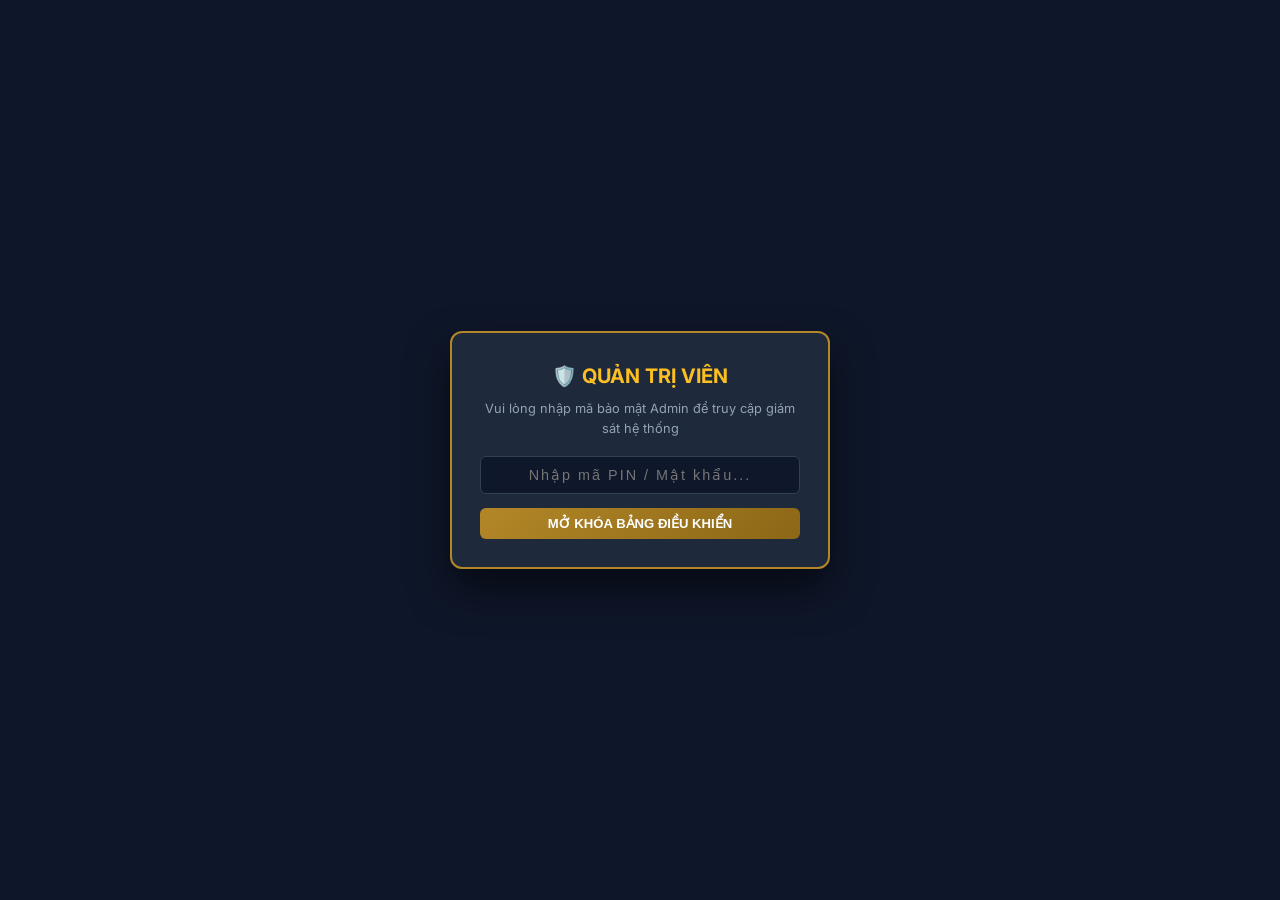
<file: admin.html>
<!DOCTYPE html>
<html lang="vi">
<head>
  <meta charset="UTF-8">
  <meta name="viewport" content="width=device-width, initial-scale=1.0">
  <title>Bảng Điều Khiển Quản Trị • Tử Vi Hoàng Gia</title>
  <link rel="icon" type="image/svg+xml" href="logo.svg">
  <link rel="preconnect" href="https://fonts.googleapis.com">
  <link rel="preconnect" href="https://fonts.gstatic.com" crossorigin>
  <link href="https://fonts.googleapis.com/css2?family=Inter:wght@400;500;600;700;800&family=Playfair+Display:wght@700;900&display=swap" rel="stylesheet">
  <style>
    :root {
      --bg: #0f172a;
      --card-bg: #1e293b;
      --border: #334155;
      --gold: #b38728;
      --gold-light: #fef3c7;
      --text: #f8fafc;
      --text-muted: #94a3b8;
      --cinnabar: #ef4444;
      --emerald: #10b981;
      --blue: #38bdf8;
    }

    * { box-sizing: border-box; margin: 0; padding: 0; }

    body {
      font-family: 'Inter', sans-serif;
      background-color: var(--bg);
      color: var(--text);
      line-height: 1.5;
      padding: 20px;
    }

    .container {
      max-width: 1300px;
      margin: 0 auto;
    }

    header {
      display: flex;
      justify-content: space-between;
      align-items: center;
      padding-bottom: 20px;
      border-bottom: 1px solid var(--border);
      margin-bottom: 24px;
      flex-wrap: wrap;
      gap: 16px;
    }

    .brand {
      display: flex;
      align-items: center;
      gap: 12px;
    }

    .brand-logo {
      width: 44px;
      height: 44px;
      border-radius: 50%;
      border: 2px solid var(--gold);
    }

    .brand h1 {
      font-size: 1.35rem;
      font-weight: 800;
      color: #fbbf24;
      letter-spacing: 0.5px;
    }

    .brand p {
      font-size: 0.8rem;
      color: var(--text-muted);
    }

    .header-actions {
      display: flex;
      gap: 10px;
      align-items: center;
    }

    .btn {
      padding: 8px 16px;
      border-radius: 6px;
      font-size: 0.82rem;
      font-weight: 600;
      cursor: pointer;
      text-decoration: none;
      display: inline-flex;
      align-items: center;
      gap: 6px;
      transition: all 0.2s ease;
      border: none;
    }

    .btn-gold {
      background: linear-gradient(135deg, #b38728 0%, #8c6716 100%);
      color: #fff;
    }

    .btn-gold:hover {
      background: linear-gradient(135deg, #c7972f 0%, #946b14 100%);
      transform: translateY(-1px);
    }

    .btn-secondary {
      background: #334155;
      color: #f8fafc;
    }

    .btn-secondary:hover {
      background: #475569;
    }

    /* KPI Cards */
    .kpi-grid {
      display: grid;
      grid-template-columns: repeat(auto-fit, minmax(240px, 1fr));
      gap: 16px;
      margin-bottom: 24px;
    }

    .kpi-card {
      background: var(--card-bg);
      border: 1px solid var(--border);
      border-radius: 10px;
      padding: 18px 20px;
      display: flex;
      flex-direction: column;
      position: relative;
      overflow: hidden;
    }

    .kpi-card::before {
      content: '';
      position: absolute;
      top: 0; left: 0; right: 0;
      height: 3px;
    }

    .kpi-card.online::before { background: var(--emerald); }
    .kpi-card.unique::before { background: var(--blue); }
    .kpi-card.pageviews::before { background: var(--gold); }
    .kpi-card.charts::before { background: var(--cinnabar); }

    .kpi-label {
      font-size: 0.78rem;
      font-weight: 600;
      color: var(--text-muted);
      text-transform: uppercase;
      letter-spacing: 0.5px;
      display: flex;
      align-items: center;
      gap: 6px;
      margin-bottom: 8px;
    }

    .kpi-value {
      font-size: 1.85rem;
      font-weight: 800;
      color: #fff;
      font-variant-numeric: tabular-nums;
    }

    .kpi-desc {
      font-size: 0.72rem;
      color: var(--text-muted);
      margin-top: 4px;
    }

    .dot-live {
      width: 8px;
      height: 8px;
      background: var(--emerald);
      border-radius: 50%;
      display: inline-block;
      animation: pulse 1.5s infinite;
    }

    @keyframes pulse {
      0% { transform: scale(0.95); opacity: 0.8; }
      50% { transform: scale(1.2); opacity: 1; }
      100% { transform: scale(0.95); opacity: 0.8; }
    }

    /* Section Cards */
    .section-card {
      background: var(--card-bg);
      border: 1px solid var(--border);
      border-radius: 10px;
      padding: 20px;
      margin-bottom: 24px;
    }

    .section-header {
      display: flex;
      justify-content: space-between;
      align-items: center;
      margin-bottom: 16px;
      flex-wrap: wrap;
      gap: 12px;
    }

    .section-title {
      font-size: 1.05rem;
      font-weight: 700;
      color: #f1f5f9;
      display: flex;
      align-items: center;
      gap: 8px;
    }

    .search-input {
      background: #0f172a;
      border: 1px solid var(--border);
      border-radius: 6px;
      padding: 6px 12px;
      color: #fff;
      font-size: 0.78rem;
      width: 220px;
      outline: none;
    }

    .search-input:focus {
      border-color: var(--gold);
    }

    /* Table styling */
    .table-responsive {
      overflow-x: auto;
      border-radius: 6px;
      border: 1px solid var(--border);
    }

    table {
      width: 100%;
      border-collapse: collapse;
      text-align: left;
      font-size: 0.8rem;
    }

    th {
      background: #0f172a;
      color: var(--text-muted);
      font-weight: 600;
      padding: 10px 14px;
      border-bottom: 1px solid var(--border);
      white-space: nowrap;
    }

    td {
      padding: 10px 14px;
      border-bottom: 1px solid rgba(51, 65, 85, 0.6);
      color: #cbd5e1;
    }

    tr:hover td {
      background: rgba(255, 255, 255, 0.02);
    }

    .ip-badge {
      font-family: ui-monospace, monospace;
      background: #0f172a;
      padding: 2px 6px;
      border-radius: 4px;
      border: 1px solid rgba(255, 255, 255, 0.1);
      color: #38bdf8;
      font-size: 0.75rem;
    }

    .time-badge {
      color: var(--text-muted);
      font-size: 0.74rem;
      white-space: nowrap;
    }

    .fate-badge {
      background: rgba(179, 135, 40, 0.15);
      color: #fbbf24;
      padding: 2px 6px;
      border-radius: 4px;
      font-weight: 600;
      font-size: 0.72rem;
    }

    .btn-view-chart {
      padding: 3px 8px;
      background: rgba(56, 189, 248, 0.15);
      border: 1px solid #0284c7;
      color: #38bdf8;
      border-radius: 4px;
      text-decoration: none;
      font-size: 0.72rem;
      font-weight: 600;
      transition: all 0.15s ease;
      white-space: nowrap;
    }

    .btn-view-chart:hover {
      background: #0284c7;
      color: #fff;
    }

    .device-badge {
      font-size: 0.72rem;
      color: var(--text-muted);
      max-width: 250px;
      overflow: hidden;
      text-overflow: ellipsis;
      white-space: nowrap;
    }

    /* Auth modal */
    #auth-overlay {
      position: fixed;
      inset: 0;
      background: rgba(15, 23, 42, 0.95);
      backdrop-filter: blur(8px);
      display: flex;
      align-items: center;
      justify-content: center;
      z-index: 999999;
      padding: 20px;
    }

    .auth-box {
      background: var(--card-bg);
      border: 2px solid var(--gold);
      border-radius: 12px;
      padding: 28px;
      max-width: 380px;
      width: 100%;
      text-align: center;
      box-shadow: 0 20px 40px rgba(0,0,0,0.5);
    }

    .auth-box h2 {
      color: #fbbf24;
      font-size: 1.25rem;
      margin-bottom: 8px;
    }

    .auth-box p {
      font-size: 0.8rem;
      color: var(--text-muted);
      margin-bottom: 18px;
    }

    .auth-box input {
      width: 100%;
      padding: 10px 14px;
      border-radius: 6px;
      border: 1px solid var(--border);
      background: #0f172a;
      color: #fff;
      font-size: 0.9rem;
      margin-bottom: 14px;
      text-align: center;
      letter-spacing: 2px;
      outline: none;
    }

    .auth-box input:focus {
      border-color: var(--gold);
    }

    .empty-state {
      text-align: center;
      padding: 30px;
      color: var(--text-muted);
      font-style: italic;
    }
  </style>
</head>
<body>

  <!-- Modal Xác Thực Mật Khẩu Admin -->
  <div id="auth-overlay">
    <div class="auth-box">
      <h2>🛡️ QUẢN TRỊ VIÊN</h2>
      <p>Vui lòng nhập mã bảo mật Admin để truy cập giám sát hệ thống</p>
      <input type="password" id="admin-pin-input" placeholder="Nhập mã PIN / Mật khẩu..." autocomplete="current-password" onkeypress="if(event.key === 'Enter') verifyAdminPin()">
      <button class="btn btn-gold" style="width: 100%; justify-content: center;" onclick="verifyAdminPin()">MỞ KHÓA BẢNG ĐIỀU KHIỂN</button>
      <div id="auth-error" style="color: #ef4444; font-size: 0.75rem; margin-top: 10px; display: none;">Mã bảo mật không chính xác!</div>
    </div>
  </div>

  <div class="container" id="admin-main-content" style="display: none;">
    <header>
      <div class="brand">
        <img src="logo.svg" alt="Tử Vi Hoàng Gia" class="brand-logo">
        <div>
          <h1>TRUNG TÂM GIÁM SÁT REALTIME</h1>
          <p>Tử Vi Đẩu Số & Bát Tự Hoàng Gia • Quản Trị Hệ Thống</p>
        </div>
      </div>
      <div class="header-actions">
        <button class="btn btn-secondary" onclick="loadDashboardData()">🔄 Làm Mới Dữ Liệu</button>
        <a href="/" class="btn btn-gold">🏠 Về Trang Chủ Tử Vi</a>
      </div>
    </header>

    <!-- 4 Khối KPI Thống Kê Thực Tế -->
    <div class="kpi-grid">
      <div class="kpi-card online">
        <div class="kpi-label"><span class="dot-live"></span> Đang Online Thực Tế</div>
        <div class="kpi-value" id="kpi-online">0</div>
        <div class="kpi-desc">IP đang tương tác trong 10 phút qua</div>
      </div>

      <div class="kpi-card unique">
        <div class="kpi-label">👤 Khách Riêng Biệt (Unique IP)</div>
        <div class="kpi-value" id="kpi-unique-ips">0</div>
        <div class="kpi-desc">Số lượng địa chỉ IP duy nhất đã truy cập</div>
      </div>

      <div class="kpi-card pageviews">
        <div class="kpi-label">👁️ Tổng Lượt Truy Cập (Pageviews)</div>
        <div class="kpi-value" id="kpi-pageviews">0</div>
        <div class="kpi-desc">Tổng số lần tải trang web thực tế</div>
      </div>

      <div class="kpi-card charts">
        <div class="kpi-label">📜 Lá Số Đã Lập Thành Công</div>
        <div class="kpi-value" id="kpi-charts">0</div>
        <div class="kpi-desc">Tổng người dùng đã bấm lập lá số</div>
      </div>
    </div>

    <!-- Bảng 1: Danh Sách Người Lấy Lá Số Thành Công -->
    <div class="section-card">
      <div class="section-header">
        <div class="section-title">
          <span>📜</span> DANH SÁCH NGƯỜI ĐÃ LẬP LÁ SỐ THÀNH CÔNG (CHI TIẾT TÊN, NGÀY GIỜ SINH, IP)
        </div>
        <input type="text" id="search-charts" class="search-input" placeholder="🔍 Tìm theo tên hoặc IP..." onkeyup="filterChartsTable()">
      </div>
      <div class="table-responsive">
        <table id="table-charts">
          <thead>
            <tr>
              <th>#</th>
              <th>Thời Gian Lập</th>
              <th>Họ Và Tên</th>
              <th>Giới Tính</th>
              <th>Ngày Sinh (Dương Lịch)</th>
              <th>Giờ Sinh</th>
              <th>Bản Mệnh</th>
              <th>Địa Chỉ IP</th>
              <th>Xem Lại Lá Số</th>
            </tr>
          </thead>
          <tbody id="tbody-charts">
            <tr><td colspan="9" class="empty-state">Đang tải dữ liệu...</td></tr>
          </tbody>
        </table>
      </div>
    </div>

    <!-- Bảng 2: Nhật Ký Địa Chỉ IP Truy Cập Gần Nhất -->
    <div class="section-card">
      <div class="section-header">
        <div class="section-title">
          <span>🌐</span> NHẬT KÝ ĐỊA CHỈ IP TRUY CẬP WEBSITE THỜI GIAN THỰC (50 LƯỢT MỚI NHẤT)
        </div>
        <input type="text" id="search-visitors" class="search-input" placeholder="🔍 Tìm theo IP..." onkeyup="filterVisitorsTable()">
      </div>
      <div class="table-responsive">
        <table id="table-visitors">
          <thead>
            <tr>
              <th>#</th>
              <th>Thời Gian</th>
              <th>Địa Chỉ IP</th>
              <th>Trang Truy Cập</th>
              <th>Thiết Bị & Trình Duyệt (User-Agent)</th>
            </tr>
          </thead>
          <tbody id="tbody-visitors">
            <tr><td colspan="5" class="empty-state">Đang tải dữ liệu...</td></tr>
          </tbody>
        </table>
      </div>
    </div>

  </div>

  <script>
    const ADMIN_KEY_DEFAULT = "j95%C?H7hqHk!Tf+";
    let rawChartsData = [];
    let rawVisitorsData = [];

    // Kiểm tra phiên đăng nhập đã lưu trong sessionStorage
    document.addEventListener("DOMContentLoaded", () => {
      const savedPin = sessionStorage.getItem("tuvi_admin_key");
      if (savedPin === ADMIN_KEY_DEFAULT) {
        unlockDashboard(savedPin);
      } else {
        document.getElementById("auth-overlay").style.display = "flex";
      }
    });

    function verifyAdminPin() {
      const pin = document.getElementById("admin-pin-input").value.trim();
      if (pin === ADMIN_KEY_DEFAULT) {
        sessionStorage.setItem("tuvi_admin_key", ADMIN_KEY_DEFAULT);
        unlockDashboard(ADMIN_KEY_DEFAULT);
      } else {
        const err = document.getElementById("auth-error");
        err.style.display = "block";
        document.getElementById("admin-pin-input").focus();
      }
    }

    function unlockDashboard(key) {
      document.getElementById("auth-overlay").style.display = "none";
      document.getElementById("admin-main-content").style.display = "block";
      loadDashboardData();
      // Tự động làm mới mỗi 10 giây
      setInterval(loadDashboardData, 10000);
    }

    function loadDashboardData() {
      fetch('/api/admin_stats?key=' + encodeURIComponent(ADMIN_KEY_DEFAULT))
        .then(res => {
          if (!res.ok) throw new Error("Không thể tải dữ liệu admin");
          return res.json();
        })
        .then(data => {
          if (!data.success) throw new Error(data.error || "Lỗi");

          // Cập nhật 4 thẻ KPI
          document.getElementById("kpi-online").innerText = data.active_online || 1;
          document.getElementById("kpi-unique-ips").innerText = (data.total_unique_ips || 0).toLocaleString('vi-VN');
          document.getElementById("kpi-pageviews").innerText = (data.total_pageviews || 0).toLocaleString('vi-VN');
          document.getElementById("kpi-charts").innerText = (data.total_charts || 0).toLocaleString('vi-VN');

          // Render bảng người lập lá số
          rawChartsData = data.recent_charts || [];
          renderChartsTable(rawChartsData);

          // Render bảng IP truy cập
          rawVisitorsData = data.recent_visitors || [];
          renderVisitorsTable(rawVisitorsData);
        })
        .catch(err => {
          console.error("Dashboard error:", err);
        });
    }

    function renderChartsTable(list) {
      const tbody = document.getElementById("tbody-charts");
      if (!list || list.length === 0) {
        tbody.innerHTML = '<tr><td colspan="9" class="empty-state">Chưa có ai lập lá số từ khi hệ thống bắt đầu ghi log. Hãy thử lập 1 lá số để kiểm tra!</td></tr>';
        return;
      }

      tbody.innerHTML = list.map((item, idx) => `
        <tr>
          <td>${idx + 1}</td>
          <td class="time-badge">⏱️ ${item.created_at}</td>
          <td><strong style="color: #f8fafc; font-size: 0.85rem;">${item.name}</strong></td>
          <td>${item.gender}</td>
          <td>${item.birth_date}</td>
          <td>${item.birth_hour}</td>
          <td><span class="fate-badge">${item.element_fate || 'Chưa rõ'}</span></td>
          <td><span class="ip-badge">${item.ip || '127.0.0.1'}</span></td>
          <td>
            ${item.chart_id ? `<a href="/?laso=${item.chart_id}" target="_blank" class="btn-view-chart">👁️ Xem lá số</a>` : '--'}
          </td>
        </tr>
      `).join('');
    }

    function renderVisitorsTable(list) {
      const tbody = document.getElementById("tbody-visitors");
      if (!list || list.length === 0) {
        tbody.innerHTML = '<tr><td colspan="5" class="empty-state">Chưa có nhật ký truy cập.</td></tr>';
        return;
      }

      tbody.innerHTML = list.map((item, idx) => {
        let deviceHint = "Máy tính";
        const ua = item.user_agent || "";
        if (/Android/i.test(ua)) deviceHint = "📱 Android";
        else if (/iPhone|iPad/i.test(ua)) deviceHint = "🍎 iOS (iPhone/iPad)";
        else if (/Windows/i.test(ua)) deviceHint = "💻 Windows PC";
        else if (/Macintosh/i.test(ua)) deviceHint = "🍏 Mac";
        else if (/Linux/i.test(ua)) deviceHint = "🐧 Linux";

        return `
          <tr>
            <td>${idx + 1}</td>
            <td class="time-badge">⏱️ ${item.time}</td>
            <td><strong class="ip-badge">${item.ip || '127.0.0.1'}</strong></td>
            <td><code style="color: #fbbf24;">${item.path || '/'}</code></td>
            <td>
              <span style="font-weight: 600; color: #e2e8f0;">${deviceHint}</span>
              <div class="device-badge" title="${item.user_agent}">${item.user_agent}</div>
            </td>
          </tr>
        `;
      }).join('');
    }

    function filterChartsTable() {
      const q = document.getElementById("search-charts").value.toLowerCase();
      const filtered = rawChartsData.filter(c => 
        (c.name && c.name.toLowerCase().includes(q)) || 
        (c.ip && c.ip.toLowerCase().includes(q)) ||
        (c.element_fate && c.element_fate.toLowerCase().includes(q))
      );
      renderChartsTable(filtered);
    }

    function filterVisitorsTable() {
      const q = document.getElementById("search-visitors").value.toLowerCase();
      const filtered = rawVisitorsData.filter(v => 
        (v.ip && v.ip.toLowerCase().includes(q)) ||
        (v.user_agent && v.user_agent.toLowerCase().includes(q))
      );
      renderVisitorsTable(filtered);
    }
  </script>
</body>
</html>
</file>
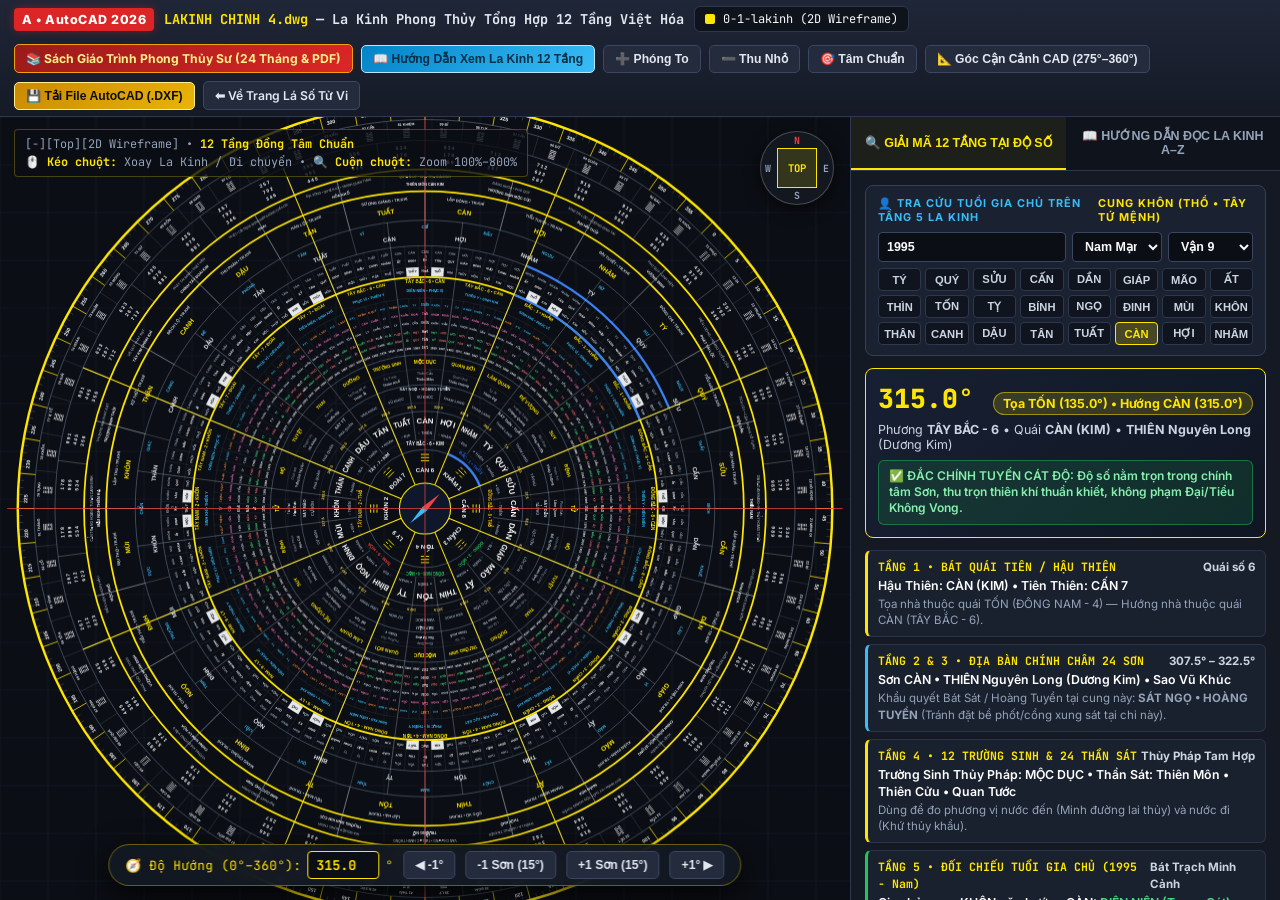
<file: lakinh.html>
<!DOCTYPE html>
<html lang="vi">
<head>
  <meta charset="UTF-8">
  <meta name="viewport" content="width=device-width, initial-scale=1.0">
  <title>Autodesk AutoCAD - LAKINH CHINH 4.dwg • La Kinh Phong Thủy Tổng Hợp 12 Tầng Việt Hóa</title>
  <link rel="icon" type="image/svg+xml" href="favicon.svg?v=3">
  <link rel="preconnect" href="https://fonts.googleapis.com">
  <link rel="preconnect" href="https://fonts.gstatic.com" crossorigin>
  <link href="https://fonts.googleapis.com/css2?family=Inter:wght@400;500;600;700;800&family=JetBrains+Mono:wght@400;500;600;700&display=swap" rel="stylesheet">
  <style>
    :root {
      --cad-bg: #0b0e14;
      --cad-panel: #141923;
      --cad-toolbar: #1e2433;
      --cad-border: #2e374d;
      --cad-yellow: #ffe600;
      --cad-blue: #2563eb;
      --cad-cyan: #38bdf8;
      --cad-green: #22c55e;
      --cad-red: #ef4444;
      --cad-white: #f8fafc;
      --cad-muted: #94a3b8;
    }

    * {
      box-sizing: border-box;
      margin: 0;
      padding: 0;
    }

    body {
      background: var(--cad-bg);
      color: var(--cad-white);
      font-family: 'Inter', -apple-system, BlinkMacSystemFont, sans-serif;
      height: 100vh;
      width: 100vw;
      overflow: hidden;
      display: flex;
      flex-direction: column;
      user-select: none;
    }

    /* TOP AUTOCAD TITLE & RIBBON BAR */
    .cad-header {
      background: linear-gradient(180deg, #1f2637 0%, #151a26 100%);
      border-bottom: 1px solid var(--cad-border);
      padding: 6px 14px;
      display: flex;
      align-items: center;
      justify-content: space-between;
      gap: 12px;
      flex-wrap: wrap;
      z-index: 30;
    }

    .cad-brand {
      display: flex;
      align-items: center;
      gap: 10px;
    }

    .cad-logo-badge {
      background: #dc2626;
      color: #fff;
      font-weight: 800;
      font-size: 0.78rem;
      padding: 4px 8px;
      border-radius: 4px;
      letter-spacing: 0.5px;
      box-shadow: 0 0 10px rgba(220, 38, 38, 0.4);
    }

    .cad-file-title {
      font-family: 'JetBrains Mono', monospace;
      font-size: 0.85rem;
      font-weight: 700;
      color: #e2e8f0;
    }

    .cad-file-title span {
      color: var(--cad-yellow);
    }

    .cad-layer-bar {
      display: flex;
      align-items: center;
      gap: 8px;
      background: #0f131c;
      border: 1px solid var(--cad-border);
      padding: 4px 10px;
      border-radius: 6px;
      font-family: 'JetBrains Mono', monospace;
      font-size: 0.75rem;
    }

    .layer-dot {
      width: 10px;
      height: 10px;
      background: var(--cad-yellow);
      border-radius: 2px;
      display: inline-block;
    }

    .cad-controls-top {
      display: flex;
      align-items: center;
      gap: 8px;
      flex-wrap: wrap;
    }

    .cad-btn {
      background: #232b3d;
      color: #e2e8f0;
      border: 1px solid #3b4661;
      padding: 6px 11px;
      border-radius: 5px;
      font-size: 0.76rem;
      font-weight: 600;
      cursor: pointer;
      display: inline-flex;
      align-items: center;
      gap: 5px;
      transition: all 0.15s ease;
      text-decoration: none;
    }

    .cad-btn:hover {
      background: #2f3b54;
      border-color: var(--cad-yellow);
      color: var(--cad-yellow);
    }

    .cad-btn.primary {
      background: linear-gradient(135deg, #ca8a04, #eab308);
      color: #0b0e14;
      border-color: #fef08a;
      font-weight: 700;
    }

    .cad-btn.primary:hover {
      background: linear-gradient(135deg, #eab308, #facc15);
      color: #000;
    }

    .cad-btn.guide-btn {
      background: linear-gradient(135deg, #0284c7, #38bdf8);
      color: #082f49;
      border-color: #bae6fd;
      font-weight: 700;
    }

    /* MAIN WORKSPACE: LEFT VIEWPORT + RIGHT DECODER & GUIDE */
    .cad-workspace {
      flex: 1;
      display: grid;
      grid-template-columns: 1fr 430px;
      overflow: hidden;
      position: relative;
    }

    @media (max-width: 1080px) {
      .cad-workspace {
        grid-template-columns: 1fr;
        grid-template-rows: 58vh 1fr;
      }
    }

    /* CAD VIEWPORT */
    .cad-viewport {
      position: relative;
      background: radial-gradient(circle at center, #0e131d 0%, #070a0f 100%);
      overflow: hidden;
      cursor: grab;
    }

    .cad-viewport:active {
      cursor: grabbing;
    }

    #lakinh-cad-canvas {
      width: 100%;
      height: 100%;
      display: block;
    }

    /* VIEWPORT HUD OVERLAYS (AutoCAD style) */
    .viewport-top-left {
      position: absolute;
      top: 12px;
      left: 14px;
      font-family: 'JetBrains Mono', monospace;
      font-size: 0.74rem;
      color: #94a3b8;
      background: rgba(11, 14, 20, 0.78);
      padding: 6px 10px;
      border-radius: 4px;
      border: 1px solid rgba(255, 230, 0, 0.25);
      pointer-events: none;
    }

    .viewport-top-left strong {
      color: var(--cad-yellow);
    }

    /* AutoCAD ViewCube Replica */
    .cad-viewcube {
      position: absolute;
      top: 14px;
      right: 16px;
      width: 74px;
      height: 74px;
      border-radius: 50%;
      border: 1.5px solid rgba(255, 255, 255, 0.22);
      background: rgba(20, 25, 35, 0.85);
      display: flex;
      align-items: center;
      justify-content: center;
      font-family: 'JetBrains Mono', monospace;
      font-size: 0.68rem;
      font-weight: 700;
      color: #cbd5e1;
      box-shadow: 0 4px 16px rgba(0, 0, 0, 0.6);
      pointer-events: none;
    }

    .viewcube-box {
      width: 40px;
      height: 40px;
      background: rgba(255, 230, 0, 0.14);
      border: 1.5px solid var(--cad-yellow);
      display: flex;
      align-items: center;
      justify-content: center;
      color: var(--cad-yellow);
      font-size: 0.66rem;
    }

    .vc-dir {
      position: absolute;
      font-size: 0.62rem;
      color: #94a3b8;
    }
    .vc-n { top: 2px; left: 50%; transform: translateX(-50%); color: #ef4444; }
    .vc-s { bottom: 2px; left: 50%; transform: translateX(-50%); }
    .vc-e { right: 4px; top: 50%; transform: translateY(-50%); }
    .vc-w { left: 4px; top: 50%; transform: translateY(-50%); }

    /* Bottom Floating Toolbar inside Viewport */
    .viewport-bottom-bar {
      position: absolute;
      bottom: 14px;
      left: 50%;
      transform: translateX(-50%);
      background: rgba(20, 25, 35, 0.92);
      border: 1px solid rgba(255, 230, 0, 0.35);
      border-radius: 999px;
      padding: 6px 16px;
      display: flex;
      align-items: center;
      gap: 10px;
      backdrop-filter: blur(8px);
      box-shadow: 0 10px 30px rgba(0, 0, 0, 0.75);
      white-space: nowrap;
    }

    .deg-input-wrap {
      display: inline-flex;
      align-items: center;
      gap: 6px;
      font-family: 'JetBrains Mono', monospace;
      font-size: 0.8rem;
      color: var(--cad-yellow);
    }

    .deg-input {
      width: 72px;
      background: #0b0e14;
      color: var(--cad-yellow);
      border: 1px solid var(--cad-yellow);
      border-radius: 4px;
      padding: 4px 6px;
      font-family: 'JetBrains Mono', monospace;
      font-weight: 700;
      font-size: 0.84rem;
      text-align: center;
    }

    /* RIGHT SIDEBAR: LIVE 12-LAYER DECODER & BÁT TRẠCH MATCHER */
    .cad-sidebar {
      background: var(--cad-panel);
      border-left: 1px solid var(--cad-border);
      display: flex;
      flex-direction: column;
      overflow: hidden;
      user-select: text;
    }

    .sidebar-tabs {
      display: grid;
      grid-template-columns: 1fr 1fr;
      background: #0f131c;
      border-bottom: 1px solid var(--cad-border);
    }

    .sidebar-tab-btn {
      padding: 11px 10px;
      background: transparent;
      color: #94a3b8;
      border: none;
      border-bottom: 2px solid transparent;
      font-size: 0.78rem;
      font-weight: 700;
      cursor: pointer;
      transition: all 0.15s;
    }

    .sidebar-tab-btn.active {
      color: var(--cad-yellow);
      border-bottom-color: var(--cad-yellow);
      background: rgba(255, 230, 0, 0.06);
    }

    .sidebar-content {
      flex: 1;
      overflow-y: auto;
      padding: 14px;
      display: flex;
      flex-direction: column;
      gap: 12px;
    }

    .owner-filter-card {
      background: #1a2130;
      border: 1px solid #334155;
      border-radius: 8px;
      padding: 10px 12px;
    }

    .card-micro-title {
      font-size: 0.68rem;
      font-weight: 700;
      text-transform: uppercase;
      letter-spacing: 1px;
      color: var(--cad-cyan);
      margin-bottom: 8px;
      display: flex;
      align-items: center;
      justify-content: space-between;
    }

    .owner-inputs {
      display: grid;
      grid-template-columns: 1fr 90px 85px;
      gap: 6px;
    }

    .cad-select, .cad-input-sm {
      background: #0b0e14;
      color: #f8fafc;
      border: 1px solid #3b4661;
      border-radius: 4px;
      padding: 6px 8px;
      font-size: 0.78rem;
      font-weight: 600;
    }

    /* Main Degree Readout Banner */
    .degree-hero-box {
      background: linear-gradient(135deg, #172033 0%, #0f1522 100%);
      border: 1.5px solid var(--cad-yellow);
      border-radius: 8px;
      padding: 12px;
      position: relative;
    }

    .degree-big-row {
      display: flex;
      align-items: baseline;
      justify-content: space-between;
      margin-bottom: 6px;
    }

    .degree-big-num {
      font-family: 'JetBrains Mono', monospace;
      font-size: 1.65rem;
      font-weight: 800;
      color: var(--cad-yellow);
    }

    .son-huong-badge {
      background: rgba(255, 230, 0, 0.16);
      color: var(--cad-yellow);
      border: 1px solid rgba(255, 230, 0, 0.5);
      padding: 3px 9px;
      border-radius: 999px;
      font-size: 0.78rem;
      font-weight: 700;
    }

    .khong-vong-alert {
      margin-top: 8px;
      padding: 7px 10px;
      border-radius: 6px;
      font-size: 0.75rem;
      font-weight: 600;
      line-height: 1.35;
    }

    .kv-safe {
      background: rgba(34, 197, 94, 0.14);
      border: 1px solid rgba(34, 197, 94, 0.45);
      color: #86efac;
    }

    .kv-danger {
      background: rgba(239, 68, 68, 0.18);
      border: 1px solid rgba(239, 68, 68, 0.6);
      color: #fca5a5;
    }

    /* 12-Layer Breakdown Table */
    .layer-list {
      display: flex;
      flex-direction: column;
      gap: 7px;
    }

    .layer-item {
      background: #19202e;
      border: 1px solid #29344a;
      border-left: 3px solid var(--cad-yellow);
      border-radius: 6px;
      padding: 8px 10px;
      font-size: 0.77rem;
      line-height: 1.4;
    }

    .layer-item.blue { border-left-color: var(--cad-cyan); }
    .layer-item.green { border-left-color: var(--cad-green); }
    .layer-item.red { border-left-color: var(--cad-red); }

    .layer-head {
      display: flex;
      justify-content: space-between;
      font-weight: 700;
      color: #cbd5e1;
      margin-bottom: 2px;
      font-size: 0.72rem;
    }

    .layer-num {
      color: var(--cad-yellow);
      font-family: 'JetBrains Mono', monospace;
    }

    .layer-val {
      color: #ffffff;
      font-weight: 600;
    }

    .layer-sub {
      color: #94a3b8;
      font-size: 0.72rem;
      margin-top: 2px;
    }

    /* Quick 24 Son Grid */
    .quick-son-grid {
      display: grid;
      grid-template-columns: repeat(8, 1fr);
      gap: 4px;
      margin-top: 6px;
    }

    .son-chip {
      background: #0f141e;
      border: 1px solid #2e384d;
      color: #cbd5e1;
      padding: 4px 2px;
      border-radius: 4px;
      font-size: 0.7rem;
      font-weight: 700;
      cursor: pointer;
      text-align: center;
    }

    .son-chip:hover, .son-chip.active {
      background: rgba(255, 230, 0, 0.2);
      border-color: var(--cad-yellow);
      color: var(--cad-yellow);
    }

    /* Guide Manual Styles */
    .guide-article {
      display: flex;
      flex-direction: column;
      gap: 12px;
      font-size: 0.8rem;
      line-height: 1.55;
      color: #e2e8f0;
    }

    .guide-box {
      background: #192130;
      border: 1px solid #2e3a52;
      border-radius: 8px;
      padding: 11px 13px;
    }

    .guide-box h4 {
      color: var(--cad-yellow);
      font-size: 0.85rem;
      margin-bottom: 6px;
      display: flex;
      align-items: center;
      gap: 6px;
    }

    .guide-box ul {
      padding-left: 16px;
      display: flex;
      flex-direction: column;
      gap: 4px;
    }

    .guide-highlight {
      color: var(--cad-cyan);
      font-weight: 700;
    }
  </style>
</head>
<body>

  <!-- AUTOCAD TOP HEADER & TOOLBAR -->
  <header class="cad-header">
    <div class="cad-brand">
      <span class="cad-logo-badge">A • AutoCAD 2026</span>
      <div class="cad-file-title">
        <span>LAKINH CHINH 4.dwg</span> — La Kinh Phong Thủy Tổng Hợp 12 Tầng Việt Hóa
      </div>
      <div class="cad-layer-bar">
        <span class="layer-dot"></span>
        <span>0-1-lakinh (2D Wireframe)</span>
      </div>
    </div>

    <div class="cad-controls-top">
      <a href="/sach_phong_thuy.html" class="cad-btn" style="background: linear-gradient(135deg, #991b1b, #dc2626); color: #fef08a; border-color: #f59e0b; font-weight: 700;" title="Mở Sách Giáo Trình Đào Tạo Phong Thủy Sư Toàn Thư 24 Tháng & Tải PDF">
        📚 Sách Giáo Trình Phong Thủy Sư (24 Tháng &amp; PDF)
      </a>
      <button type="button" class="cad-btn guide-btn" onclick="switchSidebarTab('guide')">
        📖 Hướng Dẫn Xem La Kinh 12 Tầng
      </button>
      <button type="button" class="cad-btn" onclick="zoomLaKinh(1.25)" title="Phóng to mặt La Kinh">
        ➕ Phóng To
      </button>
      <button type="button" class="cad-btn" onclick="zoomLaKinh(0.8)" title="Thu nhỏ mặt La Kinh">
        ➖ Thu Nhỏ
      </button>
      <button type="button" class="cad-btn" onclick="resetLaKinhView()" title="Đưa về góc nhìn chuẩn">
        🎯 Tâm Chuẩn
      </button>
      <button type="button" class="cad-btn" onclick="focusBinhChuongView()" title="Góc nhìn cận cảnh khu vực Càn - Khảm giống ảnh chụp AutoCAD">
        📐 Góc Cận Cảnh CAD (275°–360°)
      </button>
      <button type="button" class="cad-btn primary" onclick="exportAutoCADDXF()" title="Tải file bản vẽ kỹ thuật .DXF mở trực tiếp bằng AutoCAD">
        💾 Tải File AutoCAD (.DXF)
      </button>
      <a href="/" class="cad-btn" title="Quay về Bàn Lá Số Tử Vi & Đại Trận 3D">
        ⬅ Về Trang Lá Số Tử Vi
      </a>
    </div>
  </header>

  <!-- MAIN WORKSPACE -->
  <main class="cad-workspace">
    <!-- LEFT: INTERACTIVE 12-RING AUTOCAD VIEWPORT -->
    <section class="cad-viewport" id="cad-viewport">
      <canvas id="lakinh-cad-canvas"></canvas>

      <div class="viewport-top-left">
        <div>[-][Top][2D Wireframe] • <strong>12 Tầng Đồng Tâm Chuẩn</strong></div>
        <div style="margin-top:2px;">🖱️ <strong>Kéo chuột:</strong> Xoay La Kinh / Di chuyển • 🔍 <strong>Cuộn chuột:</strong> Zoom 100%–800%</div>
      </div>

      <!-- AutoCAD ViewCube -->
      <div class="cad-viewcube">
        <span class="vc-dir vc-n">N</span>
        <span class="vc-dir vc-s">S</span>
        <span class="vc-dir vc-e">E</span>
        <span class="vc-dir vc-w">W</span>
        <div class="viewcube-box">TOP</div>
      </div>

      <!-- Bottom Degree & Quick Mode Control -->
      <div class="viewport-bottom-bar">
        <div class="deg-input-wrap">
          <span>🧭 Độ Hướng (0°–360°):</span>
          <input type="number" id="inp-compass-deg" class="deg-input" value="315.0" min="0" max="360" step="0.5" onchange="setCompassDegree(this.value)" oninput="setCompassDegree(this.value)">
          <span>°</span>
        </div>
        <button type="button" class="cad-btn" onclick="stepCompassDegree(-1)">◀ -1°</button>
        <button type="button" class="cad-btn" onclick="stepCompassDegree(-15)">-1 Sơn (15°)</button>
        <button type="button" class="cad-btn" onclick="stepCompassDegree(15)">+1 Sơn (15°)</button>
        <button type="button" class="cad-btn" onclick="stepCompassDegree(1)">+1° ▶</button>
      </div>
    </section>

    <!-- RIGHT: REALTIME 12-RING DECODER & STEP-BY-STEP READING MANUAL -->
    <aside class="cad-sidebar">
      <div class="sidebar-tabs">
        <button type="button" class="sidebar-tab-btn active" id="tab-btn-decoder" onclick="switchSidebarTab('decoder')">
          🔍 GIẢI MÃ 12 TẦNG TẠI ĐỘ SỐ
        </button>
        <button type="button" class="sidebar-tab-btn" id="tab-btn-guide" onclick="switchSidebarTab('guide')">
          📖 HƯỚNG DẪN ĐỌC LA KINH A–Z
        </button>
      </div>

      <!-- TAB 1: REALTIME 12-LAYER DECODER -->
      <div class="sidebar-content" id="tab-content-decoder">
        <!-- Chủ nhà / Năm sinh để tra nhanh Tầng 5 Bát Trạch -->
        <div class="owner-filter-card">
          <div class="card-micro-title">
            <span>👤 TRA CỨU TUỔI GIA CHỦ TRÊN TẦNG 5 LA KINH</span>
            <span id="owner-quai-badge" style="color: var(--cad-yellow);">Khôn Thổ (Tây Tứ Mệnh)</span>
          </div>
          <div class="owner-inputs">
            <input type="number" id="inp-owner-year" class="cad-input-sm" value="1995" min="1920" max="2035" onchange="updateDecoderPanel()" oninput="updateDecoderPanel()" title="Năm sinh Âm lịch của gia chủ">
            <select id="inp-owner-gender" class="cad-select" onchange="updateDecoderPanel()">
              <option value="Nam" selected>Nam Mạng</option>
              <option value="Nu">Nữ Mạng</option>
            </select>
            <select id="inp-period-select" class="cad-select" onchange="updateDecoderPanel()" title="Chọn Vận Huyền Không Phi Tinh">
              <option value="9" selected>Vận 9</option>
              <option value="8">Vận 8</option>
              <option value="7">Vận 7</option>
            </select>
          </div>
          <div class="quick-son-grid" id="quick-son-grid"></div>
        </div>

        <!-- Kết quả tổng hợp tại tâm chỉ đỏ -->
        <div class="degree-hero-box">
          <div class="degree-big-row">
            <span class="degree-big-num" id="dec-degree-num">315.0°</span>
            <span class="son-huong-badge" id="dec-son-huong">Tọa Tốn (135°) • Hướng Càn (315°)</span>
          </div>
          <div style="font-size: 0.78rem; color: #cbd5e1;" id="dec-quai-summary">
            Phương Tây Bắc • Quái <strong>Càn ☰ (Kim - Số 6)</strong> • Thiên Nguyên Long (Dương Kim)
          </div>
          <div class="khong-vong-alert kv-safe" id="dec-khong-vong">
            ✅ Đắc Chính Tuyến Cát Độ — Không phạm Đại Không Vong hay Tiểu Không Vong.
          </div>
        </div>

        <!-- Danh sách giải mã chi tiết 12 tầng từ trong ra ngoài -->
        <div class="layer-list" id="decoder-12-layers">
          <!-- Populated dynamically by JS -->
        </div>
      </div>

      <!-- TAB 2: COMPREHENSIVE ILLUSTRATED GUIDE -->
      <div class="sidebar-content" id="tab-content-guide" style="display: none;">
        <div class="guide-article">
          <div class="guide-box" style="border-color: var(--cad-yellow);">
            <h4>1. Hình ảnh bạn gửi là gì?</h4>
            <p>
              Đó là bản thiết kế kỹ thuật trên phần mềm <strong>Autodesk AutoCAD (tệp <code>LAKINH CHINH 4.dwg</code>)</strong> của một <strong>Mặt La Kinh Phong Thủy Tổng Hợp Việt Hóa 12 Tầng</strong>.
            </p>
            <p style="margin-top:6px;">
              Thay vì dùng chữ Hán cổ khó tra cứu, bản thiết kế này đã <strong>Việt hóa và tích hợp 4 trường phái lớn</strong> (<em>Bát Trạch Minh Cảnh, Tam Hợp Phái, Huyền Không Phi Tinh và Huyền Không Đại Quái 64 Quẻ</em>) vào chung một mặt đồng tâm để thầy phong thủy hoặc gia chủ chỉ cần gióng <strong>1 sợi dây chỉ đỏ từ tâm ra ngoài</strong> là đọc được toàn bộ thông số cát hung của ngôi nhà.
            </p>
          </div>

          <div class="guide-box">
            <h4>2. Quy trình 5 bước xem La Kinh cực dễ cho người mới</h4>
            <ul>
              <li><strong>Bước 1 — Đo độ hướng nhà:</strong> Đứng trước cửa chính nhìn thẳng ra ngoài sân/đường, dùng la bàn điện thoại hoặc La Kinh lấy số độ (ví dụ nhà hướng Tây Bắc <span class="guide-highlight">315°</span>). Nhập số độ đó vào ô <strong>Độ Hướng</strong> ở thanh dưới màn hình.</li>
              <li><strong>Bước 2 — Xem Tầng 2 (24 Sơn) &amp; Tránh Vạch Không Vong:</strong> Nhìn theo đường chỉ đỏ dọc từ tâm lên đỉnh: nếu độ số rơi sát vạch ranh giới giữa 2 Quái (cách $\pm 1.5^\circ$ quanh các mốc $22.5^\circ, 67.5^\circ, 112.5^\circ, 157.5^\circ, 202.5^\circ, 247.5^\circ, 292.5^\circ, 337.5^\circ$) là phạm <strong>Đại Không Vong</strong> (tối kỵ, nhà dễ suy bại). Nếu rơi vào trung tâm Sơn là đắc chính khí.</li>
              <li><strong>Bước 3 — Đối chiếu Tầng 5 (Tuổi gia chủ &amp; Bát Trạch):</strong> Nhập năm sinh Âm lịch và giới tính của bạn ở khung bên phải. Tầng 5 trên bản vẽ ghi sẵn các năm sinh (ví dụ <code>1995 Ất Hợi</code>, <code>1994 Giáp Tuất</code>...) kèm cung <strong>Sinh Khí, Thiên Y, Diên Niên, Phục Vị</strong> (4 hướng tốt) hoặc <strong>Tuyệt Mệnh, Ngũ Quỷ, Lục Sát, Họa Hại</strong> (4 hướng xấu).</li>
              <li><strong>Bước 4 — Xem Tầng 6 (120 Phân Kim):</strong> Mỗi sơn $15^\circ$ chia làm 5 ô nhỏ (mỗi ô $3^\circ$). Trên bản vẽ CAD, các ô <strong>tô sáng/đặc</strong> (có can <em>Bính, Đinh, Canh, Tân</em>) là phân kim <strong>Vượng/Tướng</strong> (cát lợi); các ô có can <em>Giáp, Nhâm, Mậu, Kỷ</em> là <strong>Cô Hư / Quy Giáp Không Vong</strong> cần tránh.</li>
              <li><strong>Bước 5 — Đọc Tầng 10 (Huyền Không Phi Tinh) &amp; Tầng 11 (64 Quẻ Dịch):</strong> Nhìn cụm 3 hàng x 3 cột số ở Tầng 10 (ví dụ <code>989 / 178 / 534</code>) để biết sao Sơn – sao Hướng đang vượng hay suy ở trước cửa, và nhìn Tầng 11 để biết quẻ Dịch ứng với mạch đất đó (ví dụ <code>71 Đại Súc</code>, <code>74 Di</code>...).</li>
            </ul>
          </div>

          <div class="guide-box">
            <h4>3. Giải nghĩa chi tiết 12 Tầng từ Tâm ra Ngoài trên bản vẽ CAD</h4>
            <ul>
              <li><span class="guide-highlight">Tầng 1 (Tâm Bát Quái):</span> 8 Quái Hậu Thiên (Khảm 1, Cấn 8, Chấn 3, Tốn 4, Ly 9, Khôn 2, Đoài 7, Càn 6) phối Tiên Thiên Bát Quái và 3 hào Dịch.</li>
              <li><span class="guide-highlight">Tầng 2 (Địa Bàn Chính Châm 24 Sơn):</span> Dùng để <strong>đo tọa và hướng nhà</strong>. Mỗi sơn rộng $15^\circ$, ghi rõ Tam Nguyên Long (<em>Địa – Thiên – Nhân</em>), Ngũ Hành, Cửu Tinh và vị trí phạm <em>Bát Sát / Hoàng Tuyền</em>.</li>
              <li><span class="guide-highlight">Tầng 3 &amp; 4 (Độ Số Ranh Giới, 12 Trường Sinh &amp; 24 Thần Sát):</span> Vòng Trường Sinh Thủy Pháp (<em>Đế Vượng, Lâm Quan, Trường Sinh, Mộ, Tuyệt...</em>) kèm 24 sao cát hung (<em>Hưng Phước, Dương Quang, Tố Tụng, Pháp Trường...</em>).</li>
              <li><span class="guide-highlight">Tầng 5 (Bảng Tra Năm Sinh &amp; Bát Trạch Du Niên):</span> Tra trực tiếp năm sinh 1924–2026 cho cả Nam và Nữ để biết ngay hướng đó được Sinh Khí, Thiên Y, Diên Niên hay phạm Tuyệt Mệnh, Ngũ Quỷ.</li>
              <li><span class="guide-highlight">Tầng 6 (120 Phân Kim &amp; 60 Thấu Địa Long):</span> Chia 360° thành 120 vạch ($3^\circ$/vạch) kèm Ngũ hành Nạp âm để chọn đúng mạch phân kim Vượng – Tướng.</li>
              <li><span class="guide-highlight">Tầng 7 (Nhân Bàn Trung Châm $-7.5^\circ$ &amp; 28 Sao):</span> Lệch lùi $7.5^\circ$ so với Địa bàn, dùng để <strong>Tiêu Sa</strong> (đo núi, tòa nhà cao, cột điện, mái đình quanh nhà) phối 28 sao Nhị Thập Bát Tú.</li>
              <li><span class="guide-highlight">Tầng 8 (Thiên Bàn Phùng Châm $+7.5^\circ$ &amp; 24 Tiết Khí):</span> Vòng kẻ vàng đậm, lệch tiến $7.5^\circ$ so với Địa bàn, dùng để <strong>Nạp Thủy</strong> (đo ngã ba sông, đường nước đến, cổng/ao hồ) phối 24 Tiết Khí.</li>
              <li><span class="guide-highlight">Tầng 9 (Lời Đoán Ứng Nghiệm Thực Chiến):</span> Ghi trực tiếp cát hung của từng cung độ (<em>Phát Tài Đinh, Khai Tài Lộc, Quyền Uy, Quan Tụng, Cô Quả...</em>).</li>
              <li><span class="guide-highlight">Tầng 10 (Bàn Sao Huyền Không Phi Tinh):</span> Ma trận 9 con số (Sơn tinh – Hướng tinh – Vận tinh) tính sẵn cho từng sơn hướng, giúp lập tinh bàn nhà ngay lập tức mà không cần bấm tay.</li>
              <li><span class="guide-highlight">Tầng 11 (64 Quẻ Dịch Huyền Không Đại Quái):</span> 64 quẻ Dịch 6 hào kèm số Quái Vận (<em>71 Đại Súc, 72 Tốn, 73 Bĩ, 74 Di...</em>) để thu khí Nhất Quái Thuần Thanh.</li>
              <li><span class="guide-highlight">Tầng 12 (Vòng 360 Độ Chuẩn &amp; Kim Chỉ Nam):</span> Vạch chia từng độ từ $0^\circ \to 360^\circ$ chính xác tuyệt đối.</li>
            </ul>
          </div>
        </div>
      </div>
    </aside>
  </main>
  <script>
  (function () {
    "use strict";

    // =========================================================================
    // 1. CƠ SỞ DỮ LIỆU 12 TẦNG LA KINH TỔNG HỢP VIỆT HÓA (CHUẨN BẢN VẼ CAD)
    // =========================================================================

    // Tầng 1: Bát Quái Hậu Thiên & Tiên Thiên (Mỗi quái 45°, bắt đầu từ Khảm Bắc 337.5° -> 22.5°)
    const BAGUA_8 = [
      { idx: 0, name: "KHẢM", num: 1, dir: "BẮC - 1", elem: "THỦY", color: "#2563eb", startDeg: 337.5, centerDeg: 0, tiênThiên: "KHÔN 8", trigram: [0, 1, 0], batSat: "SÁT THÌN - TUẤT" },
      { idx: 1, name: "CẤN", num: 8, dir: "ĐÔNG BẮC - 8", elem: "THỔ", color: "#eab308", startDeg: 22.5, centerDeg: 45, tiênThiên: "CHẤN 4", trigram: [1, 0, 0], batSat: "SÁT DẦN" },
      { idx: 2, name: "CHẤN", num: 3, dir: "ĐÔNG - 3", elem: "MỘC", color: "#22c55e", startDeg: 67.5, centerDeg: 90, tiênThiên: "LY 3", trigram: [0, 0, 1], batSat: "SÁT THÂN" },
      { idx: 3, name: "TỐN", num: 4, dir: "ĐÔNG NAM - 4", elem: "MỘC", color: "#22c55e", startDeg: 112.5, centerDeg: 135, tiênThiên: "ĐOÀI 2", trigram: [1, 1, 0], batSat: "SÁT DẬU" },
      { idx: 4, name: "LY", num: 9, dir: "NAM - 9", elem: "HỎA", color: "#ef4444", startDeg: 157.5, centerDeg: 180, tiênThiên: "CÀN 1", trigram: [1, 0, 1], batSat: "SÁT HỢI" },
      { idx: 5, name: "KHÔN", num: 2, dir: "TÂY NAM - 2", elem: "THỔ", color: "#eab308", startDeg: 202.5, centerDeg: 225, tiênThiên: "TỐN 5", trigram: [0, 0, 0], batSat: "SÁT MÃO" },
      { idx: 6, name: "ĐOÀI", num: 7, dir: "TÂY - 7", elem: "KIM", color: "#f8fafc", startDeg: 247.5, centerDeg: 270, tiênThiên: "KHẢM 6", trigram: [0, 1, 1], batSat: "SÁT TỴ" },
      { idx: 7, name: "CÀN", num: 6, dir: "TÂY BẮC - 6", elem: "KIM", color: "#f8fafc", startDeg: 292.5, centerDeg: 315, tiênThiên: "CẤN 7", trigram: [1, 1, 1], batSat: "SÁT NGỌ • HOÀNG TUYỀN" }
    ];

    // Tầng 2, 3, 4, 8, 9, 10: 24 Sơn Hướng (Mỗi sơn 15°, từ Nhâm 337.5°..352.5°, Tý 352.5°..7.5°...)
    // Sắp xếp theo thứ tự góc trung tâm: Tý (0°), Quý (15°), Sửu (30°), Cấn (45°)... Nhâm (345°)
    const MOUNTAINS_24 = [
      {
        idx: 0, name: "TÝ", center: 0, start: 352.5, end: 7.5, quaiIdx: 0,
        nguyenLong: "THIÊN", amDuong: "Âm Thủy", cuuTinh: "Tham Lang",
        truongSinh: "ĐẾ VƯỢNG", thanSat: "Dương Quang • Vượng Trang",
        tietKhi: "ĐÔNG CHÍ", thienBan: "TÝ - QUÝ", nhanBan: "NHÂM - TÝ",
        omen: "Vượng Đinh • Phú Quý • Vinh Hiển",
        flyingStars: ["8 8 1", "9 7 9", "4 3 5"]
      },
      {
        idx: 1, name: "QUÝ", center: 15, start: 7.5, end: 22.5, quaiIdx: 0,
        nguyenLong: "NHÂN", amDuong: "Âm Thủy", cuuTinh: "Tham Lang",
        truongSinh: "SUY", thanSat: "Hưng Phước • Bắc Đạo",
        tietKhi: "TIỂU HÀN", thienBan: "QUÝ - SỬU", nhanBan: "TÝ - QUÝ",
        omen: "Phát Tài Lộc • Hiền Lương • Hoàng Tuyền Cấn",
        flyingStars: ["3 4 6", "7 9 2", "2 5 7"]
      },
      {
        idx: 2, name: "SỬU", center: 30, start: 22.5, end: 37.5, quaiIdx: 1,
        nguyenLong: "ĐỊA", amDuong: "Âm Thổ", cuuTinh: "Tả Phù",
        truongSinh: "BỆNH", thanSat: "Pháp Trường • Thiên Trù",
        tietKhi: "ĐẠI HÀN", thienBan: "SỬU - CẤN", nhanBan: "QUÝ - SỬU",
        omen: "Điền Sản • Tích Lũy • Cẩn Trọng Tố Tụng",
        flyingStars: ["1 6 8", "5 2 4", "6 1 3"]
      },
      {
        idx: 3, name: "CẤN", center: 45, start: 37.5, end: 52.5, quaiIdx: 1,
        nguyenLong: "THIÊN", amDuong: "Dương Thổ", cuuTinh: "Tả Phù",
        truongSinh: "TỬ", thanSat: "Lâm Quan • Phúc Đức",
        tietKhi: "LẬP XUÂN", thienBan: "CẤN - DẦN", nhanBan: "SỬU - CẤN",
        omen: "Thiếu Nam • Gia Đạo An Khang • Kỵ Thủy Hoàng Tuyền",
        flyingStars: ["9 8 9", "1 7 8", "5 3 4"]
      },
      {
        idx: 4, name: "DẦN", center: 60, start: 52.5, end: 67.5, quaiIdx: 1,
        nguyenLong: "NHÂN", amDuong: "Dương Mộc", cuuTinh: "Lộc Tồn",
        truongSinh: "MỘ", thanSat: "Đế Vượng • Vinh Phú",
        tietKhi: "VŨ THỦY", thienBan: "DẦN - GIÁP", nhanBan: "CẤN - DẦN",
        omen: "Khai Khoa • Quyền Bính • Công Danh Sớm",
        flyingStars: ["4 4 5", "8 9 1", "3 5 6"]
      },
      {
        idx: 5, name: "GIÁP", center: 75, start: 67.5, end: 82.5, quaiIdx: 2,
        nguyenLong: "ĐỊA", amDuong: "Dương Mộc", cuuTinh: "Lộc Tồn",
        truongSinh: "TUYỆT", thanSat: "Quan Quý • Hưng Long",
        tietKhi: "KINH TRẬP", thienBan: "GIÁP - MÃO", nhanBan: "DẦN - GIÁP",
        omen: "Trưởng Nam • Khởi Nghiệp • Tài Lộc Vượng",
        flyingStars: ["2 6 7", "6 2 3", "7 1 2"]
      },
      {
        idx: 6, name: "MÃO", center: 90, start: 82.5, end: 97.5, quaiIdx: 2,
        nguyenLong: "THIÊN", amDuong: "Dương Mộc", cuuTinh: "Lộc Tồn",
        truongSinh: "THAI", thanSat: "Thiên Quan • Tiến Bảo",
        tietKhi: "XUÂN PHÂN", thienBan: "MÃO - ẤT", nhanBan: "GIÁP - MÃO",
        omen: "Chính Đông Mộc Vượng • Xuất Văn Nhân",
        flyingStars: ["3 4 6", "8 9 1", "4 5 5"]
      },
      {
        idx: 7, name: "ẤT", center: 105, start: 97.5, end: 112.5, quaiIdx: 2,
        nguyenLong: "NHÂN", amDuong: "Âm Mộc", cuuTinh: "Lộc Tồn",
        truongSinh: "DƯỠNG", thanSat: "Thiên Tài • Lộc Khố",
        tietKhi: "THANH MINH", thienBan: "ẤT - THÌN", nhanBan: "MÃO - ẤT",
        omen: "Nhân Hòa • Quý Nhân • Kỵ Thủy Tốn Hoàng Tuyền",
        flyingStars: ["5 6 4", "1 2 8", "9 1 9"]
      },
      {
        idx: 8, name: "THÌN", center: 120, start: 112.5, end: 127.5, quaiIdx: 3,
        nguyenLong: "ĐỊA", amDuong: "Dương Thổ", cuuTinh: "Văn Khúc",
        truongSinh: "TRƯỜNG SINH", thanSat: "Thiên Khố • Tụ Tài",
        tietKhi: "CỐC VŨ", thienBan: "THÌN - TỐN", nhanBan: "ẤT - THÌN",
        omen: "Thủy Khố • Thiên La • Vượng Tài Điền",
        flyingStars: ["7 8 2", "3 4 6", "8 9 1"]
      },
      {
        idx: 9, name: "TỐN", center: 135, start: 127.5, end: 142.5, quaiIdx: 3,
        nguyenLong: "THIÊN", amDuong: "Âm Mộc", cuuTinh: "Văn Khúc",
        truongSinh: "MỘC DỤC", thanSat: "Văn Xương • Khoa Giáp",
        tietKhi: "LẬP HẠ", thienBan: "TỐN - TỴ", nhanBan: "THÌN - TỐN",
        omen: "Trưởng Nữ • Văn Chương • Tài Lộc Hanh Thông",
        flyingStars: ["6 1 3", "2 5 7", "1 6 8"]
      },
      {
        idx: 10, name: "TỴ", center: 150, start: 142.5, end: 157.5, quaiIdx: 3,
        nguyenLong: "NHÂN", amDuong: "Âm Hỏa", cuuTinh: "Cự Môn",
        truongSinh: "QUAN ĐỚI", thanSat: "Thiên Y • Trường Thọ",
        tietKhi: "TIỂU MÃN", thienBan: "TỴ - BÍNH", nhanBan: "TỐN - TỴ",
        omen: "Trường Sinh Kim Cục • Gia Nghiệp Hưng Thịnh",
        flyingStars: ["4 3 5", "9 7 9", "8 8 1"]
      },
      {
        idx: 11, name: "BÍNH", center: 165, start: 157.5, end: 172.5, quaiIdx: 4,
        nguyenLong: "ĐỊA", amDuong: "Dương Hỏa", cuuTinh: "Liêm Trinh",
        truongSinh: "LÂM QUAN", thanSat: "Đế Tọa • Minh Đường",
        tietKhi: "MANG CHỦNG", thienBan: "BÍNH - NGỌ", nhanBan: "TỴ - BÍNH",
        omen: "Nam Cực Thọ Tinh • Đại Phát Công Danh",
        flyingStars: ["2 5 7", "7 9 2", "3 4 6"]
      },
      {
        idx: 12, name: "NGỌ", center: 180, start: 172.5, end: 187.5, quaiIdx: 4,
        nguyenLong: "THIÊN", amDuong: "Âm Hỏa", cuuTinh: "Liêm Trinh",
        truongSinh: "ĐẾ VƯỢNG", thanSat: "Phượng Các • Quang Minh",
        tietKhi: "HẠ CHÍ", thienBan: "NGỌ - ĐINH", nhanBan: "BÍNH - NGỌ",
        omen: "Chính Nam Ly Hỏa • Vượng Khí Đương Vận 9",
        flyingStars: ["1 7 8", "5 3 4", "9 8 9"]
      },
      {
        idx: 13, name: "ĐINH", center: 195, start: 187.5, end: 202.5, quaiIdx: 4,
        nguyenLong: "NHÂN", amDuong: "Âm Hỏa", cuuTinh: "Liêm Trinh",
        truongSinh: "SUY", thanSat: "Thiên Lộc • Nhân Đinh",
        tietKhi: "TIỂU THỬ", thienBan: "ĐINH - MÙI", nhanBan: "NGỌ - ĐINH",
        omen: "Vượng Nhân Đinh • Phúc Thọ Song Toàn",
        flyingStars: ["8 9 1", "3 5 6", "4 4 5"]
      },
      {
        idx: 14, name: "MÙI", center: 210, start: 202.5, end: 217.5, quaiIdx: 5,
        nguyenLong: "ĐỊA", amDuong: "Âm Thổ", cuuTinh: "Cự Môn",
        truongSinh: "BỆNH", thanSat: "Hoa Cái • Bách Phúc",
        tietKhi: "ĐẠI THỬ", thienBan: "MÙI - KHÔN", nhanBan: "ĐINH - MÙI",
        omen: "Mộc Khố • Điền Viên Khoụn Hậu",
        flyingStars: ["6 2 3", "7 1 2", "2 6 7"]
      },
      {
        idx: 15, name: "KHÔN", center: 225, start: 217.5, end: 232.5, quaiIdx: 5,
        nguyenLong: "THIÊN", amDuong: "Dương Thổ", cuuTinh: "Cự Môn",
        truongSinh: "TỬ", thanSat: "Hậu Đức • Tải Vật",
        tietKhi: "LẬP THU", thienBan: "KHÔN - THÂN", nhanBan: "MÙI - KHÔN",
        omen: "Mẫu Nghi Thiên Hạ • Cẩn Trọng Hoàng Tuyền Canh Đinh",
        flyingStars: ["5 3 4", "9 8 9", "1 7 8"]
      },
      {
        idx: 16, name: "THÂN", center: 240, start: 232.5, end: 247.5, quaiIdx: 5,
        nguyenLong: "NHÂN", amDuong: "Dương Kim", cuuTinh: "Phá Quân",
        truongSinh: "MỘ", thanSat: "Trường Sinh Thủy Cục • Dịch Mã",
        tietKhi: "XỬ THỬ", thienBan: "THÂN - CANH", nhanBan: "KHÔN - THÂN",
        omen: "Trường Sinh Thủy • Thương Mại Phát Đạt",
        flyingStars: ["3 5 6", "4 4 5", "8 9 1"]
      },
      {
        idx: 17, name: "CANH", center: 255, start: 247.5, end: 262.5, quaiIdx: 6,
        nguyenLong: "ĐỊA", amDuong: "Dương Kim", cuuTinh: "Phá Quân",
        truongSinh: "TUYỆT", thanSat: "Vũ Khúc • Quyền Uy",
        tietKhi: "BẠCH LỘ", thienBan: "CANH - DẬU", nhanBan: "THÂN - CANH",
        omen: "Tây Kim Chính Khí • Võ Quý Phát Đạt",
        flyingStars: ["7 1 2", "2 6 7", "6 2 3"]
      },
      {
        idx: 18, name: "DẬU", center: 270, start: 262.5, end: 277.5, quaiIdx: 6,
        nguyenLong: "THIÊN", amDuong: "Âm Kim", cuuTinh: "Phá Quân",
        truongSinh: "THAI", thanSat: "Thiếu Nữ • Kim Kê",
        tietKhi: "THU PHÂN", thienBan: "DẬU - TÂN", nhanBan: "CANH - DẬU",
        omen: "Chính Tây Đoài Kim • Phát Tài Đinh • Thất Vận",
        flyingStars: ["8 8 1", "9 7 9", "4 3 5"]
      },
      {
        idx: 19, name: "TÂN", center: 285, start: 277.5, end: 292.5, quaiIdx: 6,
        nguyenLong: "NHÂN", amDuong: "Âm Kim", cuuTinh: "Văn Khúc",
        truongSinh: "DƯỠNG", thanSat: "Thiên Ất • Trường Bệnh",
        tietKhi: "HÀN LỘ", thienBan: "TÂN - TUẤT", nhanBan: "DẬU - TÂN",
        omen: "Khai • Tài Lộc • Cẩn Trọng Xương Khớp & Hoàng Tuyền Càn",
        flyingStars: ["3 4 6", "7 9 2", "2 5 7"]
      },
      {
        idx: 20, name: "TUẤT", center: 300, start: 292.5, end: 307.5, quaiIdx: 7,
        nguyenLong: "ĐỊA", amDuong: "Dương Thổ", cuuTinh: "Vũ Khúc",
        truongSinh: "TRƯỜNG SINH", thanSat: "Thiên Khố • Tố Tụng",
        tietKhi: "SƯƠNG GIÁNG", thienBan: "TUẤT - CÀN", nhanBan: "TÂN - TUẤT",
        omen: "Hỏa Khố • Địa Võng • Quyền Uy • Tránh Quan Tụng",
        flyingStars: ["4 4 5", "8 9 1", "3 5 6"]
      },
      {
        idx: 21, name: "CÀN", center: 315, start: 307.5, end: 322.5, quaiIdx: 7,
        nguyenLong: "THIÊN", amDuong: "Dương Kim", cuuTinh: "Vũ Khúc",
        truongSinh: "MỘC DỤC", thanSat: "Thiên Môn • Thiên Cửu • Quan Tước",
        tietKhi: "LẬP ĐÔNG", thienBan: "CÀN - HỢI", nhanBan: "TUẤT - CÀN",
        omen: "Thiên Môn Càn Kim • Quyền Uy • Chủ Trụ Gia Đình",
        flyingStars: ["9 8 9", "1 7 8", "5 3 4"]
      },
      {
        idx: 22, name: "HỢI", center: 330, start: 322.5, end: 337.5, quaiIdx: 7,
        nguyenLong: "NHÂN", amDuong: "Dương Thủy", cuuTinh: "Tham Lang",
        truongSinh: "QUAN ĐỚI", thanSat: "Thiên Hoàng • Quan Quý • Tử Vi",
        tietKhi: "TIỂU TUYẾT", thienBan: "HỢI - NHÂM", nhanBan: "CÀN - HỢI",
        omen: "Trường Sinh Mộc Cục • Đăng Khoa • Phú Quý",
        flyingStars: ["2 6 7", "6 2 3", "7 1 2"]
      },
      {
        idx: 23, name: "NHÂM", center: 345, start: 337.5, end: 352.5, quaiIdx: 0,
        nguyenLong: "ĐỊA", amDuong: "Dương Thủy", cuuTinh: "Tham Lang",
        truongSinh: "LÂM QUAN", thanSat: "Thiên Đệ • Tự Ái • Lộc Tồn",
        tietKhi: "ĐẠI TUYẾT", thienBan: "NHÂM - TÝ", nhanBan: "HỢI - NHÂM",
        omen: "Đại Hải Thủy • Khai Tài Lộc • Vượng Đinh Tài",
        flyingStars: ["5 6 4", "1 2 8", "9 1 9"]
      }
    ];

    // Tầng 5: Dữ liệu Năm Sinh & Bát Trạch Du Niên trên 24 Sơn (Giống bản vẽ CAD)
    const BIRTH_YEARS_BY_SON = [
      { son: "TÝ", years: ["1984 Giáp Tý", "1996 Bính Tý", "1948 Mậu Tý", "1960 Canh Tý", "1972 Nhâm Tý"], namQuai: "ĐOÀI / TỐN", nuQuai: "CẤN / KHÔN", duNien: "PHỤC VỊ • SINH KHÍ" },
      { son: "QUÝ", years: ["1985 Ất Sửu", "1997 Đinh Sửu", "1949 Kỷ Sửu", "1961 Tân Sửu", "1973 Quý Sửu"], namQuai: "CÀN / CHẤN", nuQuai: "LY / CHẤN", duNien: "THIÊN Y • DIÊN NIÊN" },
      { son: "SỬU", years: ["1986 Bính Dần", "1998 Mậu Dần", "1950 Canh Dần", "1962 Nhâm Dần", "1974 Giáp Dần"], namQuai: "KHÔN / KHÔN", nuQuai: "KHẢM / TỐN", duNien: "SINH KHÍ • PHỤC VỊ" },
      { son: "CẤN", years: ["1987 Đinh Mão", "1999 Kỷ Mão", "1951 Tân Mão", "1963 Quý Mão", "1975 Ất Mão"], namQuai: "TỐN / KHẢM", nuQuai: "KHÔN / CẤN", duNien: "THIÊN Y • DIÊN NIÊN" },
      { son: "DẦN", years: ["1988 Mậu Thìn", "2000 Canh Thìn", "1952 Nhâm Thìn", "1964 Giáp Thìn", "1976 Bính Thìn"], namQuai: "CHẤN / LY", nuQuai: "CHẤN / CÀN", duNien: "LỤC SÁT • HỌA HẠI" },
      { son: "GIÁP", years: ["1989 Kỷ Tỵ", "2001 Tân Tỵ", "1953 Quý Tỵ", "1965 Ất Tỵ", "1977 Đinh Tỵ"], namQuai: "KHÔN / CẤN", nuQuai: "TỐN / ĐOÀI", duNien: "SINH KHÍ • THIÊN Y" },
      { son: "MÃO", years: ["1990 Canh Ngọ", "2002 Nhâm Ngọ", "1954 Giáp Ngọ", "1966 Bính Ngọ", "1978 Mậu Ngọ"], namQuai: "KHẢM / ĐOÀI", nuQuai: "CẤN / CẤN", duNien: "THIÊN Y • PHỤC VỊ" },
      { son: "ẤT", years: ["1991 Tân Mùi", "2003 Quý Mùi", "1955 Ất Mùi", "1967 Đinh Mùi", "1979 Kỷ Mùi"], namQuai: "LY / CÀN", nuQuai: "CÀN / LY", duNien: "DIÊN NIÊN • SINH KHÍ" },
      { son: "THÌN", years: ["1992 Nhâm Thân", "2004 Giáp Thân", "1956 Bính Thân", "1968 Mậu Thân", "1980 Canh Thân"], namQuai: "CẤN / KHÔN", nuQuai: "ĐOÀI / TỐN", duNien: "HỌA HẠI • LỤC SÁT" },
      { son: "TỐN", years: ["1993 Quý Dậu", "2005 Ất Dậu", "1957 Đinh Dậu", "1969 Kỷ Dậu", "1981 Tân Dậu"], namQuai: "ĐOÀI / TỐN", nuQuai: "CẤN / KHÔN", duNien: "PHỤC VỊ • THIÊN Y" },
      { son: "TỴ", years: ["1994 Giáp Tuất", "2006 Bính Tuất", "1958 Mậu Tuất", "1970 Canh Tuất", "1982 Nhâm Tuất"], namQuai: "CÀN / CHẤN", nuQuai: "LY / CÀN", duNien: "SINH KHÍ • DIÊN NIÊN" },
      { son: "BÍNH", years: ["1995 Ất Hợi", "2007 Đinh Hợi", "1959 Kỷ Hợi", "1971 Tân Hợi", "1983 Quý Hợi"], namQuai: "KHÔN / KHÔN", nuQuai: "KHẢM / TỐN", duNien: "THIÊN Y • SINH KHÍ" },
      { son: "NGỌ", years: ["1984 Giáp Tý", "1996 Bính Tý", "1972 Nhâm Tý", "1960 Canh Tý", "2008 Mậu Tý"], namQuai: "ĐOÀI / TỐN", nuQuai: "CẤN / KHÔN", duNien: "DIÊN NIÊN • PHỤC VỊ" },
      { son: "ĐINH", years: ["1985 Ất Sửu", "1997 Đinh Sửu", "1973 Quý Sửu", "1961 Tân Sửu", "2009 Kỷ Sửu"], namQuai: "CÀN / CHẤN", nuQuai: "LY / CHẤN", duNien: "SINH KHÍ • THIÊN Y" },
      { son: "MÙI", years: ["1986 Bính Dần", "1998 Mậu Dần", "1974 Giáp Dần", "1962 Nhâm Dần", "2010 Canh Dần"], namQuai: "KHÔN / KHÔN", nuQuai: "KHẢM / TỐN", duNien: "PHỤC VỊ • DIÊN NIÊN" },
      { son: "KHÔN", years: ["1987 Đinh Mão", "1999 Kỷ Mão", "1975 Ất Mão", "1963 Quý Mão", "1951 Tân Mão"], namQuai: "TỐN / KHẢM", nuQuai: "KHÔN / CẤN", duNien: "SINH KHÍ • THIÊN Y" },
      { son: "THÂN", years: ["1988 Mậu Thìn", "2000 Canh Thìn", "1976 Bính Thìn", "1964 Giáp Thìn", "1952 Nhâm Thìn"], namQuai: "CHẤN / LY", nuQuai: "CHẤN / CÀN", duNien: "DIÊN NIÊN • PHỤC VỊ" },
      { son: "CANH", years: ["1989 Kỷ Tỵ", "2001 Tân Tỵ", "1977 Đinh Tỵ", "1965 Ất Tỵ", "1953 Quý Tỵ"], namQuai: "KHÔN / CẤN", nuQuai: "TỐN / ĐOÀI", duNien: "THIÊN Y • SINH KHÍ" },
      { son: "DẬU", years: ["1990 Canh Ngọ", "2002 Nhâm Ngọ", "1978 Mậu Ngọ", "1966 Bính Ngọ", "1954 Giáp Ngọ"], namQuai: "KHẢM / ĐOÀI", nuQuai: "CẤN / CẤN", duNien: "PHỤC VỊ • DIÊN NIÊN" },
      { son: "TÂN", years: ["1993 Quý Dậu", "1981 Tân Dậu", "1969 Kỷ Dậu", "1957 Đinh Dậu", "2005 Ất Dậu"], namQuai: "ĐOÀI / TỐN", nuQuai: "CẤN / KHÔN", duNien: "DIÊN NIÊN • SINH KHÍ" },
      { son: "TUẤT", years: ["1994 Giáp Tuất", "1982 Nhâm Tuất", "1970 Canh Tuất", "1958 Mậu Tuất", "1946 Bính Tuất"], namQuai: "CÀN / LY", nuQuai: "LY / CÀN", duNien: "PHỤC VỊ • THIÊN Y" },
      { son: "CÀN", years: ["1995 Ất Hợi", "1983 Quý Hợi", "1971 Tân Hợi", "1959 Kỷ Hợi", "1947 Đinh Hợi"], namQuai: "KHÔN / CẤN", nuQuai: "KHẢM / ĐOÀI", duNien: "DIÊN NIÊN • PHỤC VỊ" },
      { son: "HỢI", years: ["1983 Quý Hợi", "1971 Tân Hợi", "1959 Kỷ Hợi", "1947 Đinh Hợi", "1995 Ất Hợi"], namQuai: "CẤN / KHÔN", nuQuai: "ĐOÀI / KHẢM", duNien: "THIÊN Y • SINH KHÍ" },
      { son: "NHÂM", years: ["1984 Giáp Tý", "1972 Nhâm Tý", "1960 Canh Tý", "1948 Mậu Tý", "1996 Bính Tý"], namQuai: "ĐOÀI / TỐN", nuQuai: "CẤN / KHÔN", duNien: "SINH KHÍ • PHỤC VỊ" }
    ];

    // Tầng 7: 28 Sao Nhị Thập Bát Tú
    const STARS_28 = [
      "HƯ", "NGUY", "THẤT", "BÍCH", "KHUÊ", "LÂU", "VỊ",
      "MÃO", "TẤT", "CHỦY", "SÂM", "TỈNH", "QUỶ", "LIỄU",
      "TINH", "TRƯƠNG", "DỰC", "CHẨN", "GIÁC", "CANG", "ĐÊ",
      "PHÒNG", "TÂM", "VĨ", "CƠ", "ĐẨU", "NGƯU", "NỮ"
    ];

    // Tầng 11: 64 Quẻ Dịch Huyền Không Đại Quái (Số Quái Vận + Tên Quẻ + 6 Hào)
    const HEXAGRAMS_64 = [
      { code: "11", name: "PHỤC" }, { code: "12", name: "DI" }, { code: "13", name: "TRUÂN" }, { code: "14", name: "ÍCH" },
      { code: "16", name: "CHẤN" }, { code: "17", name: "PHỆ HẠP" }, { code: "18", name: "TÙY" }, { code: "19", name: "VÔ VỌNG" },
      { code: "21", name: "MINH DI" }, { code: "22", name: "BÍ" }, { code: "23", name: "KÝ TẾ" }, { code: "24", name: "GIA NHÂN" },
      { code: "26", name: "PHONG" }, { code: "27", name: "LY" }, { code: "28", name: "CÁCH" }, { code: "29", name: "ĐỒNG NHÂN" },
      { code: "31", name: "LÂM" }, { code: "32", name: "TỔN" }, { code: "33", name: "TIẾT" }, { code: "34", name: "TRUNG PHU" },
      { code: "36", name: "Q.MUỘI" }, { code: "37", name: "KHUÊ" }, { code: "38", name: "ĐOÀI" }, { code: "39", name: "LÝ" },
      { code: "41", name: "THÁI" }, { code: "42", name: "Đ.SÚC" }, { code: "43", name: "NHU" }, { code: "44", name: "TIỂU SÚC" },
      { code: "46", name: "Đ.TRÁNG" }, { code: "47", name: "ĐẠI HỮU" }, { code: "48", name: "QUẢI" }, { code: "49", name: "CÀN" },
      { code: "69", name: "CẤU" }, { code: "68", name: "ĐẠI QUÁ" }, { code: "67", name: "ĐỈNH" }, { code: "66", name: "HẰNG" },
      { code: "64", name: "TỐN" }, { code: "63", name: "TỈNH" }, { code: "62", name: "CỔ" }, { code: "61", name: "THĂNG" },
      { code: "79", name: "TỤNG" }, { code: "78", name: "KHỐN" }, { code: "77", name: "VỊ TẾ" }, { code: "76", name: "GIẢI" },
      { code: "74", name: "HOÁN" }, { code: "73", name: "KHẢM" }, { code: "72", name: "MÔNG" }, { code: "71", name: "SƯ" },
      { code: "89", name: "ĐỘN" }, { code: "88", name: "HÀM" }, { code: "87", name: "LỮ" }, { code: "86", name: "TIỂU QUÁ" },
      { code: "84", name: "TIỆM" }, { code: "83", name: "KIỂN" }, { code: "82", name: "CẤN" }, { code: "81", name: "KHIÊM" },
      { code: "99", name: "BĨ" }, { code: "98", name: "TỤY" }, { code: "97", name: "TẤN" }, { code: "96", name: "DỰ" },
      { code: "94", name: "QUÁN" }, { code: "93", name: "TỶ" }, { code: "92", name: "BÁC" }, { code: "91", name: "KHÔN" }
    ];

    // =========================================================================
    // 2. TRẠNG THÁI VIEWPORT CAD (ROTATION, ZOOM, PAN)
    // =========================================================================
    const canvas = document.getElementById("lakinh-cad-canvas");
    const ctx = canvas.getContext("2d");

    const state = {
      compassDeg: 315.0, // Độ hướng đang chọn (mặc định 315° Càn Tây Bắc giống ảnh CAD)
      zoom: 1.15,
      panX: 0,
      panY: 0,
      isDragging: false,
      dragMode: "rotate", // 'rotate' hoặc 'pan'
      lastX: 0,
      lastY: 0
    };

    function normalizeDeg(d) {
      let res = d % 360;
      if (res < 0) res += 360;
      return res;
    }

    // Chuyển độ phong thủy (0°..360°) sang góc Radian vẽ trên Canvas
    // Khi xoay La Kinh sao cho state.compassDeg nằm thẳng đứng ở Đỉnh (12 giờ = -PI/2)
    function degToCanvasRad(deg) {
      return ((deg - state.compassDeg - 90) * Math.PI) / 180;
    }

    function getMountainByDeg(deg) {
      const d = normalizeDeg(deg);
      if (d >= 352.5 || d < 7.5) return MOUNTAINS_24[0];
      const idx = Math.floor((d + 7.5) / 15) % 24;
      return MOUNTAINS_24[idx];
    }

    function getPhanKimByDeg(deg) {
      const m = getMountainByDeg(deg);
      let offset = normalizeDeg(deg - m.start);
      const subIdx = Math.min(4, Math.floor(offset / 3)); // 0..4 (mỗi phân kim 3°)
      const stems = ["GIÁP", "BÍNH", "MẬU", "CANH", "NHÂM"];
      const evenStems = ["ẤT", "ĐINH", "KỶ", "TÂN", "QUÝ"];
      const isOdd = m.idx % 2 === 0;
      const stem = isOdd ? stems[subIdx] : evenStems[subIdx];
      const isVuongTuong = subIdx === 1 || subIdx === 3; // Bính/Canh hoặc Đinh/Tân đắc Vượng Tướng
      const napAmList = ["KIM", "MỘC", "THỦY", "HỎA", "THỔ"];
      const napAm = napAmList[(m.idx + subIdx) % 5];
      return {
        subIdx,
        code: `${stem} ${m.name}`,
        napAm,
        isVuongTuong,
        statusText: isVuongTuong ? "Phân Kim Vượng/Tướng (Cát Độ - Ô Tô Sáng)" : "Phân Kim Cô/Hư (Kỵ Tuyến - Nên Tránh)"
      };
    }

    function getHexagram64ByDeg(deg) {
      const d = normalizeDeg(deg);
      const idx = Math.floor((d / 360) * 64) % 64;
      return { index: idx, ...HEXAGRAMS_64[idx] };
    }

    function getStar28ByDeg(deg) {
      const d = normalizeDeg(deg);
      const idx = Math.floor((d / 360) * 28) % 28;
      return STARS_28[idx];
    }

    // Tính Quái Mệnh Bát Trạch từ Năm Sinh & Giới Tính
    function calculateOwnerBattrach(year, gender) {
      const digitSum = (n) => {
        let s = n;
        while (s > 9) {
          s = String(s).split("").reduce((a, b) => a + Number(b), 0);
        }
        return s;
      };
      const rem = digitSum(year);
      let kua = gender === "Nam" ? 11 - rem : 4 + rem;
      while (kua > 9) kua = digitSum(kua);
      if (kua <= 0) kua += 9;
      if (kua === 5) kua = gender === "Nam" ? 2 : 8;

      const kuaMap = {
        1: { name: "KHẢM", elem: "Thủy", group: "Đông Tứ Mệnh", good: ["ĐÔNG NAM (Sinh Khí)", "ĐÔNG (Thiên Y)", "NAM (Diên Niên)", "BẮC (Phục Vị)"] },
        2: { name: "KHÔN", elem: "Thổ", group: "Tây Tứ Mệnh", good: ["ĐÔNG BẮC (Sinh Khí)", "TÂY (Thiên Y)", "TÂY BẮC (Diên Niên)", "TÂY NAM (Phục Vị)"] },
        3: { name: "CHẤN", elem: "Mộc", group: "Đông Tứ Mệnh", good: ["NAM (Sinh Khí)", "BẮC (Thiên Y)", "ĐÔNG NAM (Diên Niên)", "ĐÔNG (Phục Vị)"] },
        4: { name: "TỐN", elem: "Mộc", group: "Đông Tứ Mệnh", good: ["BẮC (Sinh Khí)", "NAM (Thiên Y)", "ĐÔNG (Diên Niên)", "ĐÔNG NAM (Phục Vị)"] },
        6: { name: "CÀN", elem: "Kim", group: "Tây Tứ Mệnh", good: ["TÂY (Sinh Khí)", "ĐÔNG BẮC (Thiên Y)", "TÂY NAM (Diên Niên)", "TÂY BẮC (Phục Vị)"] },
        7: { name: "ĐOÀI", elem: "Kim", group: "Tây Tứ Mệnh", good: ["TÂY BẮC (Sinh Khí)", "TÂY NAM (Thiên Y)", "ĐÔNG BẮC (Diên Niên)", "TÂY (Phục Vị)"] },
        8: { name: "CẤN", elem: "Thổ", group: "Tây Tứ Mệnh", good: ["TÂY NAM (Sinh Khí)", "TÂY BẮC (Thiên Y)", "TÂY (Diên Niên)", "ĐÔNG BẮC (Phục Vị)"] },
        9: { name: "LY", elem: "Hỏa", group: "Đông Tứ Mệnh", good: ["ĐÔNG (Sinh Khí)", "ĐÔNG NAM (Thiên Y)", "BẮC (Diên Niên)", "NAM (Phục Vị)"] }
      };

      // Bảng Du Niên giữa Quái Chủ Nhà và Quái Hướng Nhà
      const duNienMatrix = {
        "KHẢM": { "TỐN": "SINH KHÍ (Đại Cát)", "CHẤN": "THIÊN Y (Thượng Cát)", "LY": "DIÊN NIÊN (Trung Cát)", "KHẢM": "PHỤC VỊ (Tiểu Cát)", "KHÔN": "TUYỆT MỆNH (Đại Hung)", "CẤN": "NGŨ QUỶ (Hung)", "CÀN": "LỤC SÁT (Hung)", "ĐOÀI": "HỌA HẠI (Tiểu Hung)" },
        "LY": { "CHẤN": "SINH KHÍ (Đại Cát)", "TỐN": "THIÊN Y (Thượng Cát)", "KHẢM": "DIÊN NIÊN (Trung Cát)", "LY": "PHỤC VỊ (Tiểu Cát)", "CÀN": "TUYỆT MỆNH (Đại Hung)", "ĐOÀI": "NGŨ QUỶ (Hung)", "KHÔN": "LỤC SÁT (Hung)", "CẤN": "HỌA HẠI (Tiểu Hung)" },
        "CHẤN": { "LY": "SINH KHÍ (Đại Cát)", "KHẢM": "THIÊN Y (Thượng Cát)", "TỐN": "DIÊN NIÊN (Trung Cát)", "CHẤN": "PHỤC VỊ (Tiểu Cát)", "ĐOÀI": "TUYỆT MỆNH (Đại Hung)", "CÀN": "NGŨ QUỶ (Hung)", "CẤN": "LỤC SÁT (Hung)", "KHÔN": "HỌA HẠI (Tiểu Hung)" },
        "TỐN": { "KHẢM": "SINH KHÍ (Đại Cát)", "LY": "THIÊN Y (Thượng Cát)", "CHẤN": "DIÊN NIÊN (Trung Cát)", "TỐN": "PHỤC VỊ (Tiểu Cát)", "CẤN": "TUYỆT MỆNH (Đại Hung)", "KHÔN": "NGŨ QUỶ (Hung)", "ĐOÀI": "LỤC SÁT (Hung)", "CÀN": "HỌA HẠI (Tiểu Hung)" },
        "CÀN": { "ĐOÀI": "SINH KHÍ (Đại Cát)", "CẤN": "THIÊN Y (Thượng Cát)", "KHÔN": "DIÊN NIÊN (Trung Cát)", "CÀN": "PHỤC VỊ (Tiểu Cát)", "LY": "TUYỆT MỆNH (Đại Hung)", "CHẤN": "NGŨ QUỶ (Hung)", "KHẢM": "LỤC SÁT (Hung)", "TỐN": "HỌA HẠI (Tiểu Hung)" },
        "KHÔN": { "CẤN": "SINH KHÍ (Đại Cát)", "ĐOÀI": "THIÊN Y (Thượng Cát)", "CÀN": "DIÊN NIÊN (Trung Cát)", "KHÔN": "PHỤC VỊ (Tiểu Cát)", "KHẢM": "TUYỆT MỆNH (Đại Hung)", "TỐN": "NGŨ QUỶ (Hung)", "LY": "LỤC SÁT (Hung)", "CHẤN": "HỌA HẠI (Tiểu Hung)" },
        "CẤN": { "KHÔN": "SINH KHÍ (Đại Cát)", "CÀN": "THIÊN Y (Thượng Cát)", "ĐOÀI": "DIÊN NIÊN (Trung Cát)", "CẤN": "PHỤC VỊ (Tiểu Cát)", "TỐN": "TUYỆT MỆNH (Đại Hung)", "KHẢM": "NGŨ QUỶ (Hung)", "CHẤN": "LỤC SÁT (Hung)", "LY": "HỌA HẠI (Tiểu Hung)" },
        "ĐOÀI": { "CÀN": "SINH KHÍ (Đại Cát)", "KHÔN": "THIÊN Y (Thượng Cát)", "CẤN": "DIÊN NIÊN (Trung Cát)", "ĐOÀI": "PHỤC VỊ (Tiểu Cát)", "CHẤN": "TUYỆT MỆNH (Đại Hung)", "LY": "NGŨ QUỶ (Hung)", "TỐN": "LỤC SÁT (Hung)", "KHẢM": "HỌA HẠI (Tiểu Hung)" }
      };

      const info = kuaMap[kua];
      return { kua, ...info, duNienMatrix: duNienMatrix[info.name] };
    }

    // =========================================================================
    // 3. ENGINE VẼ VECTOR AUTOCAD 12 TẦNG (`renderLaKinhCAD`) — CHỐNG CHỒNG CHÉO TUYỆT ĐỐI
    // =========================================================================
    function drawTextAtPolar(text, radius, deg, fontSize, color, fontWeight = "600", radialAlign = false, maxWidth = null) {
      const rad = degToCanvasRad(deg);
      const x = Math.cos(rad) * radius;
      const y = Math.sin(rad) * radius;
      ctx.save();
      ctx.translate(x, y);
      if (radialAlign) {
        ctx.rotate(rad);
      } else {
        ctx.rotate(rad + Math.PI / 2);
      }
      ctx.fillStyle = color;
      ctx.font = `${fontWeight} ${fontSize}px 'JetBrains Mono', 'Inter', sans-serif`;
      ctx.textAlign = "center";
      ctx.textBaseline = "middle";
      if (maxWidth && maxWidth > 0) {
        ctx.fillText(text, 0, 0, maxWidth);
      } else {
        ctx.fillText(text, 0, 0);
      }
      ctx.restore();
    }

    function arcSpanWidth(radius, spanDeg, paddingRatio = 0.84) {
      return Math.max(4, radius * ((spanDeg * Math.PI) / 180) * paddingRatio);
    }

    function shortDuNienLabel(fullLabel) {
      if (!fullLabel) return "P.VỊ";
      if (fullLabel.includes("SINH KHÍ")) return "S.KHÍ";
      if (fullLabel.includes("THIÊN Y")) return "T.Y";
      if (fullLabel.includes("DIÊN NIÊN")) return "D.NIÊN";
      if (fullLabel.includes("PHỤC VỊ")) return "P.VỊ";
      if (fullLabel.includes("TUYỆT MỆNH")) return "T.MỆNH";
      if (fullLabel.includes("NGŨ QUỶ")) return "N.QUỶ";
      if (fullLabel.includes("LỤC SÁT")) return "L.SÁT";
      if (fullLabel.includes("HỌA HẠI")) return "H.HẠI";
      return "P.VỊ";
    }

    function drawTrigramSymbol(trigramBits, radius, deg, size, color) {
      const rad = degToCanvasRad(deg);
      const x = Math.cos(rad) * radius;
      const y = Math.sin(rad) * radius;
      ctx.save();
      ctx.translate(x, y);
      ctx.rotate(rad + Math.PI / 2);
      ctx.strokeStyle = color;
      ctx.lineWidth = 1.6;
      for (let i = 0; i < 3; i++) {
        const ly = (i - 1) * (size * 0.42);
        if (trigramBits[i] === 1) {
          ctx.beginPath();
          ctx.moveTo(-size * 0.55, ly);
          ctx.lineTo(size * 0.55, ly);
          ctx.stroke();
        } else {
          ctx.beginPath();
          ctx.moveTo(-size * 0.55, ly);
          ctx.lineTo(-size * 0.12, ly);
          ctx.moveTo(size * 0.12, ly);
          ctx.lineTo(size * 0.55, ly);
          ctx.stroke();
        }
      }
      ctx.restore();
    }

    function drawHexagram6Symbol(hexIdx, radius, deg, size, color) {
      const rad = degToCanvasRad(deg);
      const x = Math.cos(rad) * radius;
      const y = Math.sin(rad) * radius;
      ctx.save();
      ctx.translate(x, y);
      ctx.rotate(rad + Math.PI / 2);
      ctx.strokeStyle = color;
      ctx.lineWidth = 1.15;
      for (let b = 0; b < 6; b++) {
        const bit = (hexIdx >> b) & 1;
        const ly = (b - 2.5) * (size * 0.22);
        if (bit === 1) {
          ctx.beginPath();
          ctx.moveTo(-size * 0.45, ly);
          ctx.lineTo(size * 0.45, ly);
          ctx.stroke();
        } else {
          ctx.beginPath();
          ctx.moveTo(-size * 0.45, ly);
          ctx.lineTo(-size * 0.1, ly);
          ctx.moveTo(size * 0.1, ly);
          ctx.lineTo(size * 0.45, ly);
          ctx.stroke();
        }
      }
      ctx.restore();
    }

    function renderLaKinhCAD() {
      const rect = canvas.parentElement.getBoundingClientRect();
      const dpr = Math.min(window.devicePixelRatio || 1, 2);
      if (canvas.width !== Math.floor(rect.width * dpr) || canvas.height !== Math.floor(rect.height * dpr)) {
        canvas.width = Math.floor(rect.width * dpr);
        canvas.height = Math.floor(rect.height * dpr);
      }

      ctx.save();
      ctx.scale(dpr, dpr);
      const W = rect.width;
      const H = rect.height;

      // Clear AutoCAD Model Space background
      ctx.fillStyle = "#0b0e14";
      ctx.fillRect(0, 0, W, H);

      // Vẽ lưới tọa độ AutoCAD rất nhẹ ở nền
      ctx.strokeStyle = "rgba(46, 55, 77, 0.25)";
      ctx.lineWidth = 1;
      const gridStep = 48;
      for (let gx = 0; gx < W; gx += gridStep) {
        ctx.beginPath();
        ctx.moveTo(gx, 0);
        ctx.lineTo(gx, H);
        ctx.stroke();
      }
      for (let gy = 0; gy < H; gy += gridStep) {
        ctx.beginPath();
        ctx.moveTo(0, gy);
        ctx.lineTo(W, gy);
        ctx.stroke();
      }

      // Translate tới tâm La Kinh + Pan & Zoom
      const cx = W / 2 + state.panX;
      const cy = H / 2 + state.panY;
      const baseR = Math.min(W, H) * 0.45;
      ctx.translate(cx, cy);
      ctx.scale(state.zoom, state.zoom);

      // Bán kính chuẩn của 12 Tầng Đồng Tâm (Tỉ lệ chuẩn không gian CAD 700 đơn vị — chống chồng chéo tuyệt đối)
      const scaleFactor = baseR / 700;
      ctx.scale(scaleFactor, scaleFactor);

      const R = {
        r0: 44,   // Tâm Thiên Trì
        r1: 102,  // Tầng 1: Bát Quái Tiên/Hậu Thiên + 3 Hào
        r2: 168,  // Tầng 2: Phương vị + Tam Nguyên Long + Địa Bàn Chính Châm 24 Sơn
        r3: 214,  // Tầng 3: Độ số ranh giới + Cửu Tinh + Bát Sát / Hoàng Tuyền
        r4: 266,  // Tầng 4: 24 Thần Sát (2 dòng) & 12 Trường Sinh Thủy Pháp
        r5: 400,  // Tầng 5: Bảng Tra Năm Sinh 1924-2026 & Bát Trạch Du Niên (5 cột $3^\circ$ tách hàng dọc chuẩn CAD)
        r6: 454,  // Tầng 6: 120 Phân Kim & Ô Trắng/Đen Vượng Tướng Cô Hư (Ngũ hành + Can / Chi 2 dòng)
        r7: 498,  // Tầng 7: Nhân Bàn Trung Châm (-7.5°) & 28 Sao Nhị Thập Bát Tú
        r8: 548,  // Tầng 8: Thiên Bàn Phùng Châm (+7.5°) & 24 Tiết Khí (Viền vàng đậm)
        r9: 586,  // Tầng 9: Lời đoán Cát Hung Ứng Nghiệm Thực Chiến (2 dòng gọn)
        r10: 636, // Tầng 10: Bàn Sao Huyền Không Phi Tinh (Ma trận 9 số)
        r11: 672, // Tầng 11: 64 Quẻ Dịch Huyền Không Đại Quái (6 hào + tên quẻ)
        r12: 700  // Tầng 12: Vòng 360 Độ Chuẩn & Viền Vàng Ngoài Cùng
      };

      // 1. Vẽ các vòng tròn đồng tâm phân tầng
      const allRadii = [R.r0, R.r1, R.r2, R.r3, R.r4, R.r5, R.r6, R.r7, R.r8, R.r9, R.r10, R.r11, R.r12];
      allRadii.forEach((rad) => {
        ctx.beginPath();
        ctx.arc(0, 0, rad, 0, Math.PI * 2);
        if (rad === R.r5 || rad === R.r8 || rad === R.r9 || rad === R.r12) {
          ctx.strokeStyle = "#ffe600"; // Đường viền Vàng đậm đặc trưng của bản vẽ LAKINH CHINH 4.dwg
          ctx.lineWidth = rad === R.r12 ? 4.2 : 3.0;
        } else {
          ctx.strokeStyle = "#64748b";
          ctx.lineWidth = 1.0;
        }
        ctx.stroke();
      });

      // Vẽ thêm đường chỉ phụ tinh tế ngăn cách giữa các sub-band bên trong Tầng 2, Tầng 3, Tầng 4, Tầng 5, Tầng 6
      [R.r1 + 17, R.r2 + 15, R.r3 + 27, R.r4 + 98, R.r5 + 17].forEach((subR) => {
        ctx.beginPath();
        ctx.arc(0, 0, subR, 0, Math.PI * 2);
        ctx.strokeStyle = "rgba(148, 163, 184, 0.28)";
        ctx.lineWidth = 0.65;
        ctx.stroke();
      });

      // Vẽ cung màu Xanh Dương (#2563eb) đặc trưng ở khu vực Khảm Thủy (Bắc: 337.5° -> 22.5°) giống ảnh CAD
      [R.r1, R.r5, R.r6].forEach((rad) => {
        ctx.beginPath();
        ctx.arc(0, 0, rad, degToCanvasRad(337.5), degToCanvasRad(22.5));
        ctx.strokeStyle = "#3b82f6";
        ctx.lineWidth = 4.0;
        ctx.stroke();
      });

      // 2. Vẽ vạch chia 8 Quái (mỗi 45°) từ r0 -> r10
      BAGUA_8.forEach((bg) => {
        const radStart = degToCanvasRad(bg.startDeg);
        ctx.beginPath();
        ctx.moveTo(Math.cos(radStart) * R.r0, Math.sin(radStart) * R.r0);
        ctx.lineTo(Math.cos(radStart) * R.r10, Math.sin(radStart) * R.r10);
        ctx.strokeStyle = "#ffe600";
        ctx.lineWidth = 1.8;
        ctx.stroke();

        // Tầng 1: Tên Quái Hậu Thiên, Số Lạc Thư & Quẻ 3 Hào
        drawTextAtPolar(`${bg.name} ${bg.num}`, R.r0 + 22, bg.centerDeg, 10.5, "#f8fafc", "800", false, arcSpanWidth(R.r0 + 22, 42));
        drawTrigramSymbol(bg.trigram, R.r0 + 44, bg.centerDeg, 13, "#ffe600");

        // Sub-band trong cùng của Tầng 2 (R.r1 .. R.r1+17): Phương vị & Hành (cả cung 45° — hoàn toàn tách biệt với ĐỊA/THIÊN/NHÂN)
        drawTextAtPolar(`${bg.dir} • ${bg.elem}`, R.r1 + 9, bg.centerDeg, 7.6, bg.color, "700", false, arcSpanWidth(R.r1 + 9, 40));

        // Sub-band ngoài của Tầng 3 (R.r3 - 10): Khẩu quyết Bát Sát / Hoàng Tuyền (cả cung 45° — không đè lên độ số hay Cửu Tinh)
        drawTextAtPolar(bg.batSat, R.r3 - 8, bg.centerDeg, 6.8, "#cbd5e1", "600", false, arcSpanWidth(R.r3 - 8, 40));
      });

      // 3. Vẽ 24 Sơn Hướng (Tầng 2, 3, 4, 5, 6, 7, 8, 9, 10)
      MOUNTAINS_24.forEach((m, idx) => {
        const aStart = degToCanvasRad(m.start);
        ctx.beginPath();
        ctx.moveTo(Math.cos(aStart) * (R.r1 + 17), Math.sin(aStart) * (R.r1 + 17));
        ctx.lineTo(Math.cos(aStart) * R.r7, Math.sin(aStart) * R.r7);
        ctx.strokeStyle = "rgba(203, 213, 225, 0.55)";
        ctx.lineWidth = 0.9;
        ctx.stroke();

        // Tầng 2: Tam Nguyên Long (R.r1 + 26) + Tên 24 Sơn Lớn (R.r1 + 48)
        const dotSymbol = m.amDuong.startsWith("Dương") ? "○" : "●";
        drawTextAtPolar(`${dotSymbol} ${m.nguyenLong}`, R.r1 + 27, m.center, 6.2, "#94a3b8", "700", false, arcSpanWidth(R.r1 + 27, 13.5));
        drawTextAtPolar(m.name, R.r1 + 49, m.center, 13.5, "#ffffff", "800", false, arcSpanWidth(R.r1 + 49, 13.5));

        // Tầng 3: Độ số ranh giới nằm ở dải trong (R.r2 + 8), Cửu Tinh nằm ở dải giữa (R.r2 + 24) — tách hẳn nhau!
        drawTextAtPolar(String(m.start), R.r2 + 8, m.start, 6.2, "#fde047", "700", false, 24);
        drawTextAtPolar(m.cuuTinh.toUpperCase(), R.r2 + 24, m.center, 6.2, "#94a3b8", "700", false, arcSpanWidth(R.r2 + 24, 13.5));

        // Tầng 4: 24 Thần Sát tách làm 2 dòng gọn (R.r3 + 9 & R.r3 + 19) + 12 Trường Sinh (R.r3 + 39)
        const tsParts = m.thanSat.split("•").map((s) => s.trim());
        drawTextAtPolar(tsParts[0] || "", R.r3 + 9, m.center, 6.0, "#cbd5e1", "600", false, arcSpanWidth(R.r3 + 9, 13.5));
        if (tsParts[1]) {
          drawTextAtPolar(tsParts[1], R.r3 + 19, m.center, 5.8, "#94a3b8", "500", false, arcSpanWidth(R.r3 + 19, 13.5));
        }
        drawTextAtPolar(m.truongSinh, R.r3 + 39, m.center, 8.2, "#ffe600", "800", false, arcSpanWidth(R.r3 + 39, 13.5));

        // Tầng 5: Bảng Tra Năm Sinh (1924-2026) & Du Niên Bát Trạch — Xếp dọc gọn trong từng cột $3^\circ$ chuẩn LAKINH CHINH 4.dwg
        const bData = BIRTH_YEARS_BY_SON[idx];
        const quaiNameOfSon = BAGUA_8[m.quaiIdx].name;
        if (bData) {
          bData.years.forEach((yrStr, yIdx) => {
            const subDeg = m.start + 1.5 + yIdx * 3.0;
            const subLineRad = degToCanvasRad(m.start + yIdx * 3.0);
            ctx.beginPath();
            ctx.moveTo(Math.cos(subLineRad) * R.r4, Math.sin(subLineRad) * R.r4);
            ctx.lineTo(Math.cos(subLineRad) * (R.r4 + 98), Math.sin(subLineRad) * (R.r4 + 98));
            ctx.strokeStyle = "rgba(148, 163, 184, 0.28)";
            ctx.lineWidth = 0.55;
            ctx.stroke();

            const parts = yrStr.split(" ");
            const yrNum = parts[0] || "";
            const canWord = (parts[1] || "").toUpperCase();
            const chiWord = (parts[2] || "").toUpperCase();
            const yrColor = yIdx % 3 === 0 ? "#4ade80" : yIdx % 3 === 1 ? "#f87171" : "#f8fafc";

            const btNam = calculateOwnerBattrach(parseInt(yrNum, 10) || 1995, "Nam");
            const btNu = calculateOwnerBattrach(parseInt(yrNum, 10) || 1995, "Nu");
            const dnShort = shortDuNienLabel(btNam.duNienMatrix[quaiNameOfSon]);
            const dnColor = (btNam.duNienMatrix[quaiNameOfSon] || "").includes("Cát") ? "#38bdf8" : "#fb923c";

            // Mỗi hàng chỉ 1 từ ngắn (3-5 ký tự) & bị kẹp đúng độ rộng cột $3^\circ$ -> TUYỆT ĐỐI KHÔNG BAO GIỜ CHỒNG CHÉO!
            drawTextAtPolar(yrNum, R.r4 + 11, subDeg, 5.2, "#f8fafc", "700", false, arcSpanWidth(R.r4 + 11, 2.75));
            drawTextAtPolar(canWord, R.r4 + 25, subDeg, 5.0, yrColor, "700", false, arcSpanWidth(R.r4 + 25, 2.75));
            drawTextAtPolar(chiWord, R.r4 + 38, subDeg, 5.0, yrColor, "700", false, arcSpanWidth(R.r4 + 38, 2.75));
            drawTextAtPolar(btNam.name, R.r4 + 54, subDeg, 4.9, "#cbd5e1", "700", false, arcSpanWidth(R.r4 + 54, 2.75));
            drawTextAtPolar(btNu.name, R.r4 + 69, subDeg, 4.9, "#f472b6", "600", false, arcSpanWidth(R.r4 + 69, 2.75));
            drawTextAtPolar(dnShort, R.r4 + 85, subDeg, 4.7, dnColor, "700", false, arcSpanWidth(R.r4 + 85, 2.75));
          });

          // Vành tổng kết ngoài của Tầng 5 (dải R.r4+98 .. R.r5, rộng trọn 15° của Sơn)
          drawTextAtPolar(bData.duNien, R.r4 + 109, m.center, 6.4, "#38bdf8", "700", false, arcSpanWidth(R.r4 + 109, 13.8));
          drawTextAtPolar(`${BAGUA_8[m.quaiIdx].dir} • ${BAGUA_8[m.quaiIdx].name}`, R.r4 + 125, m.center, 7.6, "#ffe600", "800", false, arcSpanWidth(R.r4 + 125, 13.8));
        }

        // Tầng 6: 120 Phân Kim & Ô Trắng/Đen Vượng Tướng Cô Hư — Tách Ngũ hành + Can + Chi thành 3 hàng dọc trong cột $3^\circ$
        for (let pk = 0; pk < 5; pk++) {
          const pkStart = m.start + pk * 3.0;
          const pkEnd = pkStart + 3.0;
          const pkMid = pkStart + 1.5;
          const pkInfo = getPhanKimByDeg(pkMid);
          const pkLineRad = degToCanvasRad(pkStart);

          ctx.beginPath();
          ctx.moveTo(Math.cos(pkLineRad) * R.r5, Math.sin(pkLineRad) * R.r5);
          ctx.lineTo(Math.cos(pkLineRad) * R.r6, Math.sin(pkLineRad) * R.r6);
          ctx.strokeStyle = "rgba(148, 163, 184, 0.32)";
          ctx.lineWidth = 0.55;
          ctx.stroke();

          // Tô ô trắng đặc cho các phân kim Vượng/Tướng đắc cách như trong ảnh AutoCAD
          if (pkInfo.isVuongTuong && (idx + pk) % 2 === 0) {
            ctx.beginPath();
            ctx.arc(0, 0, R.r5 + 17, degToCanvasRad(pkStart), degToCanvasRad(pkEnd));
            ctx.arc(0, 0, R.r5 + 1.5, degToCanvasRad(pkEnd), degToCanvasRad(pkStart), true);
            ctx.closePath();
            ctx.fillStyle = "rgba(248, 250, 252, 0.92)";
            ctx.fill();
            drawTextAtPolar(pkInfo.napAm, R.r5 + 9.5, pkMid, 5.4, "#0b0e14", "800", false, arcSpanWidth(R.r5 + 9.5, 2.7));
          } else {
            drawTextAtPolar(pkInfo.napAm, R.r5 + 9.5, pkMid, 5.4, "#cbd5e1", "600", false, arcSpanWidth(R.r5 + 9.5, 2.7));
          }

          const [pkCan, pkChi] = pkInfo.code.split(" ");
          drawTextAtPolar(pkCan || "", R.r5 + 28, pkMid, 5.4, "#f8fafc", "700", false, arcSpanWidth(R.r5 + 28, 2.7));
          drawTextAtPolar(pkChi || "", R.r5 + 42, pkMid, 5.4, "#94a3b8", "700", false, arcSpanWidth(R.r5 + 42, 2.7));
        }

        // Tầng 7: Nhân Bàn Trung Châm (-7.5°)
        const nhanStart = degToCanvasRad(m.start - 7.5);
        ctx.beginPath();
        ctx.moveTo(Math.cos(nhanStart) * R.r6, Math.sin(nhanStart) * R.r6);
        ctx.lineTo(Math.cos(nhanStart) * R.r7, Math.sin(nhanStart) * R.r7);
        ctx.strokeStyle = "rgba(203, 213, 225, 0.5)";
        ctx.lineWidth = 0.8;
        ctx.stroke();
        drawTextAtPolar(m.name, R.r6 + 14, m.center - 7.5, 10.2, "#e2e8f0", "800", false, arcSpanWidth(R.r6 + 14, 13.5));

        // Tầng 8: Thiên Bàn Phùng Châm (+7.5°) & 24 Tiết Khí (Giữa 2 đường chỉ vàng)
        const thienStart = degToCanvasRad(m.start + 7.5);
        ctx.beginPath();
        ctx.moveTo(Math.cos(thienStart) * R.r7, Math.sin(thienStart) * R.r7);
        ctx.lineTo(Math.cos(thienStart) * R.r9, Math.sin(thienStart) * R.r9);
        ctx.strokeStyle = "#cbd5e1";
        ctx.lineWidth = 0.9;
        ctx.stroke();
        drawTextAtPolar(m.name, R.r7 + 17, m.center + 7.5, 11.2, "#ffe600", "800", false, arcSpanWidth(R.r7 + 17, 13.5));
        drawTextAtPolar(`${m.tietKhi} • TR.KHÍ`, R.r7 + 36, m.center + 7.5, 6.8, "#cbd5e1", "600", false, arcSpanWidth(R.r7 + 36, 13.5));

        // Tầng 9: Lời Đoán Ứng Nghiệm Thực Chiến — Chia 2 dòng gọn trong ô 15°
        const omenParts = m.omen.toUpperCase().split("•").map((s) => s.trim());
        const omenLine1 = omenParts[0] || "";
        const omenLine2 = omenParts.slice(1).join(" • ");
        drawTextAtPolar(omenLine1, R.r8 + 12, m.center, 6.4, "#f8fafc", "700", false, arcSpanWidth(R.r8 + 12, 13.8));
        if (omenLine2) {
          drawTextAtPolar(omenLine2, R.r8 + 25, m.center, 5.8, "#cbd5e1", "500", false, arcSpanWidth(R.r8 + 25, 13.8));
        }

        // Tầng 10: Bàn Sao Huyền Không Phi Tinh (Ma trận 3 hàng số 881 / 979 / 435 như ảnh CAD)
        const fsLine = degToCanvasRad(m.start);
        ctx.beginPath();
        ctx.moveTo(Math.cos(fsLine) * R.r9, Math.sin(fsLine) * R.r9);
        ctx.lineTo(Math.cos(fsLine) * R.r10, Math.sin(fsLine) * R.r10);
        ctx.strokeStyle = "rgba(203, 213, 225, 0.55)";
        ctx.lineWidth = 0.9;
        ctx.stroke();

        [-3.8, 3.8].forEach((offsetDeg) => {
          m.flyingStars.forEach((rowStr, rIdx) => {
            const rPos = R.r9 + 13 + rIdx * 12.5;
            drawTextAtPolar(rowStr, rPos, m.center + offsetDeg, 8.2, "#f8fafc", "700", false, arcSpanWidth(rPos, 6.5));
          });
        });
      });

      // 4. Vẽ 28 Sao Nhị Thập Bát Tú ở vành ngoài Tầng 7
      STARS_28.forEach((starName, sIdx) => {
        const sDeg = (sIdx / 28) * 360;
        drawTextAtPolar(starName, R.r6 + 32, sDeg + 6.4, 7.2, "#38bdf8", "700", false, arcSpanWidth(R.r6 + 32, 11.5));
      });

      // 5. Vẽ Tầng 11: 64 Quẻ Dịch Huyền Không Đại Quái (6 hào + Quái vận + Tên quẻ)
      for (let h = 0; h < 64; h++) {
        const hStart = (h / 64) * 360;
        const hMid = hStart + 360 / 128;
        const hRad = degToCanvasRad(hStart);
        ctx.beginPath();
        ctx.moveTo(Math.cos(hRad) * R.r10, Math.sin(hRad) * R.r10);
        ctx.lineTo(Math.cos(hRad) * R.r11, Math.sin(hRad) * R.r11);
        ctx.strokeStyle = "rgba(148, 163, 184, 0.45)";
        ctx.lineWidth = 0.7;
        ctx.stroke();

        const hex = HEXAGRAMS_64[h];
        drawHexagram6Symbol(h, R.r10 + 13, hMid, 12.5, "#f8fafc");
        drawTextAtPolar(`${hex.code} ${hex.name}`, R.r10 + 28, hMid, 6.2, "#e2e8f0", "700", false, arcSpanWidth(R.r10 + 28, 5.1));
      }

      // 6. Vẽ Tầng 12: Vòng 360 Độ Chuẩn & Vạch Chia Từng Độ (0°..360°)
      for (let d = 0; d < 360; d++) {
        const dRad = degToCanvasRad(d);
        const isMajor5 = d % 5 === 0;
        const innerTick = isMajor5 ? R.r11 : R.r12 - 9;
        ctx.beginPath();
        ctx.moveTo(Math.cos(dRad) * innerTick, Math.sin(dRad) * innerTick);
        ctx.lineTo(Math.cos(dRad) * R.r12, Math.sin(dRad) * R.r12);
        ctx.strokeStyle = isMajor5 ? "#ffe600" : "rgba(203, 213, 225, 0.55)";
        ctx.lineWidth = isMajor5 ? 1.3 : 0.6;
        ctx.stroke();

        if (isMajor5) {
          drawTextAtPolar(String(d), (R.r11 + R.r12) * 0.5, d + 1.4, 8.8, "#f8fafc", "700", false, 28);
        }
      }

      // 7. Vẽ Tâm Thiên Trì & Sợi Dây Chữ Thập Đỏ (Thiên Tâm Thập Đạo + Con Trỏ AutoCAD)
      ctx.beginPath();
      ctx.arc(0, 0, R.r0, 0, Math.PI * 2);
      ctx.fillStyle = "#0f172a";
      ctx.fill();
      ctx.strokeStyle = "#ffe600";
      ctx.lineWidth = 1.8;
      ctx.stroke();

      // Kim nam châm Thiên Trì
      const northRad = degToCanvasRad(0);
      ctx.save();
      ctx.rotate(northRad + Math.PI / 2);
      ctx.beginPath();
      ctx.moveTo(0, -R.r0 * 0.82);
      ctx.lineTo(5, 0);
      ctx.lineTo(-5, 0);
      ctx.closePath();
      ctx.fillStyle = "#ef4444";
      ctx.fill();
      ctx.beginPath();
      ctx.moveTo(0, R.r0 * 0.82);
      ctx.lineTo(5, 0);
      ctx.lineTo(-5, 0);
      ctx.closePath();
      ctx.fillStyle = "#38bdf8";
      ctx.fill();
      ctx.restore();

      // Dây chữ thập Thiên Tâm Thập Đạo (cắt qua 12 tầng tại vị trí 12 giờ = Độ hướng đang chọn)
      ctx.strokeStyle = "rgba(239, 68, 68, 0.9)";
      ctx.lineWidth = 1.4;
      ctx.beginPath();
      ctx.moveTo(0, -R.r12 - 18);
      ctx.lineTo(0, R.r12 + 18);
      ctx.moveTo(-R.r12 - 18, 0);
      ctx.lineTo(R.r12 + 18, 0);
      ctx.stroke();

      // Mũi tên tam giác chỉ độ ở đỉnh 12 giờ
      ctx.beginPath();
      ctx.moveTo(0, -R.r12 - 2);
      ctx.lineTo(-8, -R.r12 - 16);
      ctx.lineTo(8, -R.r12 - 16);
      ctx.closePath();
      ctx.fillStyle = "#ffe600";
      ctx.fill();

      ctx.restore();
    }

    // =========================================================================
    // 4. BỘ GIẢI MÃ 12 TẦNG THỜI GIAN THỰC (`updateDecoderPanel`)
    // =========================================================================
    function checkKhongVong(deg) {
      const d = normalizeDeg(deg);
      // Ranh giới 8 Quái (Đại Không Vong: mỗi 45° từ 22.5°)
      for (let i = 0; i < 8; i++) {
        const boundary = 22.5 + i * 45;
        let diff = Math.abs(d - boundary);
        if (diff > 180) diff = 360 - diff;
        if (diff <= 1.5) {
          return {
            isDanger: true,
            text: `⚠️ CẢNH BÁO ĐẠI KHÔNG VONG (${boundary}° ± 1.5°): Tuyến độ nằm ngay vạch giao 2 Quái lớn! Tuyệt đối tránh lập hướng nhà/mộ tại độ này vì khí tạp loạn, dễ hao tài tổn đinh.`
          };
        }
      }
      // Ranh giới 24 Sơn (Tiểu Không Vong: mỗi 15° từ 7.5°)
      for (let i = 0; i < 24; i++) {
        const boundary = (7.5 + i * 15) % 360;
        let diff = Math.abs(d - boundary);
        if (diff > 180) diff = 360 - diff;
        if (diff <= 1.0) {
          return {
            isDanger: true,
            text: `⚠️ CẢNH BÁO TIỂU KHÔNG VONG (${boundary}° ± 1.0°): Tuyến độ nằm sát vạch ranh giới giữa 2 Sơn! Khí bất thuần, cần xoay lệch vào tâm sơn hoặc dùng pháp Kiêm hướng đúng Tam Nguyên.`
          };
        }
      }
      return {
        isDanger: false,
        text: "✅ ĐẮC CHÍNH TUYẾN CÁT ĐỘ: Độ số nằm trọn trong chính tâm Sơn, thu trọn thiên khí thuần khiết, không phạm Đại/Tiểu Không Vong."
      };
    }

    window.updateDecoderPanel = function () {
      const deg = normalizeDeg(state.compassDeg);
      const sitDeg = normalizeDeg(deg + 180);

      const facingM = getMountainByDeg(deg);
      const sittingM = getMountainByDeg(sitDeg);
      const facingBagua = BAGUA_8[facingM.quaiIdx];
      const sittingBagua = BAGUA_8[sittingM.quaiIdx];
      const phanKim = getPhanKimByDeg(deg);
      const star28 = getStar28ByDeg(deg);
      const hex64 = getHexagram64ByDeg(deg);
      const bData = BIRTH_YEARS_BY_SON[facingM.idx];

      const ownerYear = parseInt(document.getElementById("inp-owner-year").value, 10) || 1995;
      const ownerGender = document.getElementById("inp-owner-gender").value || "Nam";
      const period = document.getElementById("inp-period-select").value || "9";
      const ownerBT = calculateOwnerBattrach(ownerYear, ownerGender);

      const badgeEl = document.getElementById("owner-quai-badge");
      if (badgeEl) {
        badgeEl.textContent = `Cung ${ownerBT.name} (${ownerBT.elem} • ${ownerBT.group})`;
      }

      document.getElementById("dec-degree-num").textContent = `${deg.toFixed(1)}°`;
      document.getElementById("dec-son-huong").textContent = `Tọa ${sittingM.name} (${sitDeg.toFixed(1)}°) • Hướng ${facingM.name} (${deg.toFixed(1)}°)`;
      document.getElementById("dec-quai-summary").innerHTML =
        `Phương <strong>${facingBagua.dir}</strong> • Quái <strong>${facingBagua.name} (${facingBagua.elem})</strong> • <strong>${facingM.nguyenLong} Nguyên Long</strong> (${facingM.amDuong})`;

      const kv = checkKhongVong(deg);
      const kvEl = document.getElementById("dec-khong-vong");
      kvEl.className = `khong-vong-alert ${kv.isDanger ? "kv-danger" : "kv-safe"}`;
      kvEl.textContent = kv.text;

      const duNienWithOwner = ownerBT.duNienMatrix[facingBagua.name] || "Bình Hòa";
      const isGoodDuNien = duNienWithOwner.includes("Cát");

      const container = document.getElementById("decoder-12-layers");
      container.innerHTML = `
        <div class="layer-item">
          <div class="layer-head"><span class="layer-num">TẦNG 1 • BÁT QUÁI TIÊN / HẬU THIÊN</span><span>Quái số ${facingBagua.num}</span></div>
          <div class="layer-val">Hậu Thiên: ${facingBagua.name} (${facingBagua.elem}) • Tiên Thiên: ${facingBagua.tiênThiên}</div>
          <div class="layer-sub">Tọa nhà thuộc quái ${sittingBagua.name} (${sittingBagua.dir}) — Hướng nhà thuộc quái ${facingBagua.name} (${facingBagua.dir}).</div>
        </div>

        <div class="layer-item blue">
          <div class="layer-head"><span class="layer-num">TẦNG 2 & 3 • ĐỊA BÀN CHÍNH CHÂM 24 SƠN</span><span>${facingM.start}° – ${facingM.end}°</span></div>
          <div class="layer-val">Sơn ${facingM.name} • ${facingM.nguyenLong} Nguyên Long (${facingM.amDuong}) • Sao ${facingM.cuuTinh}</div>
          <div class="layer-sub">Khẩu quyết Bát Sát / Hoàng Tuyền tại cung này: <strong>${facingBagua.batSat}</strong> (Tránh đặt bể phốt/cổng xung sát tại chi này).</div>
        </div>

        <div class="layer-item">
          <div class="layer-head"><span class="layer-num">TẦNG 4 • 12 TRƯỜNG SINH & 24 THẦN SÁT</span><span>Thủy Pháp Tam Hợp</span></div>
          <div class="layer-val">Trường Sinh Thủy Pháp: ${facingM.truongSinh} • Thần Sát: ${facingM.thanSat}</div>
          <div class="layer-sub">Dùng để đo phương vị nước đến (Minh đường lai thủy) và nước đi (Khứ thủy khẩu).</div>
        </div>

        <div class="layer-item ${isGoodDuNien ? "green" : "red"}">
          <div class="layer-head"><span class="layer-num">TẦNG 5 • ĐỐI CHIẾU TUỔI GIA CHỦ (${ownerYear} - ${ownerGender})</span><span>Bát Trạch Minh Cảnh</span></div>
          <div class="layer-val">Gia chủ cung ${ownerBT.name} gặp hướng ${facingBagua.name}: <span style="color:${isGoodDuNien ? "#4ade80" : "#f87171"}">${duNienWithOwner}</span></div>
          <div class="layer-sub">4 hướng hợp tuổi gia chủ ${ownerYear}: ${ownerBT.good.join(" • ")}. Các năm tiêu biểu ghi trên Tầng 5 sơn ${facingM.name}: ${bData ? bData.years.join(", ") : ""}.</div>
        </div>

        <div class="layer-item ${phanKim.isVuongTuong ? "green" : "red"}">
          <div class="layer-head"><span class="layer-num">TẦNG 6 • 120 PHÂN KIM & NGŨ HÀNH NẠP ÂM</span><span>Vạch 3° / Phân Kim</span></div>
          <div class="layer-val">Phân Kim: ${phanKim.code} (Hành ${phanKim.napAm}) — ${phanKim.statusText}</div>
          <div class="layer-sub">Trong bản vẽ CAD, các ô phân kim Bính/Đinh/Canh/Tân được tô sáng vì đắc khí Vượng – Tướng.</div>
        </div>

        <div class="layer-item blue">
          <div class="layer-head"><span class="layer-num">TẦNG 7 • NHÂN BÀN TRUNG CHÂM (-7.5°) & 28 TÚ</span><span>Tiêu Sa (Đo Núi / Nhà Cao)</span></div>
          <div class="layer-val">Sơn Nhân Bàn: ${facingM.nhanBan} • Chòm sao Nhị Thập Bát Tú: Sao ${star28}</div>
          <div class="layer-sub">Dùng để đo các vật thể cao lớn xung quanh nhà (tòa nhà cao tầng, đỉnh núi, tháp, cột trụ).</div>
        </div>

        <div class="layer-item">
          <div class="layer-head"><span class="layer-num">TẦNG 8 • THIÊN BÀN PHÙNG CHÂM (+7.5°) & 24 TIẾT KHÍ</span><span>Nạp Thủy (Đo Nước / Cổng)</span></div>
          <div class="layer-val">Sơn Thiên Bàn: ${facingM.thienBan} • Tiết Khí: ${facingM.tietKhi} (Trực Khí)</div>
          <div class="layer-sub">Vòng kẻ chỉ vàng đậm trên bản vẽ CAD: chuyên dùng để đo ngã ba đường, dòng sông, cổng và hồ nước.</div>
        </div>

        <div class="layer-item green">
          <div class="layer-head"><span class="layer-num">TẦNG 9 • ĐOÁN ỨNG NGHIỆM THỰC CHIẾN</span><span>Cát Hung Phân Độ</span></div>
          <div class="layer-val">${facingM.omen}</div>
        </div>

        <div class="layer-item">
          <div class="layer-head"><span class="layer-num">TẦNG 10 • BÀN SAO HUYỀN KHÔNG PHI TINH (VẬN ${period})</span><span>Tọa ${sittingM.name} Hướng ${facingM.name}</span></div>
          <div class="layer-val">Cụm Tinh Bàn Ghi Trên Bản Vẽ CAD: [ ${facingM.flyingStars.join(" | ")} ]</div>
          <div class="layer-sub">Đương vận Đại Tiểu Thần Không Vận ${period}: Sao Cửu Tử (#9 - Hỏa) là Đương Vận Vượng Tinh, Sao Nhất Bạch (#1) và Nhị Hắc (#2) là Sinh Khí Tương Lai.</div>
        </div>

        <div class="layer-item blue">
          <div class="layer-head"><span class="layer-num">TẦNG 11 & 12 • 64 QUẺ DỊCH HUYỀN KHÔNG ĐẠI QUÁI</span><span>Mỗi Quẻ 5.625°</span></div>
          <div class="layer-val">Quẻ Dịch tại ${deg.toFixed(1)}°: Quẻ số ${hex64.code} — ${hex64.name} (Thứ tự ${hex64.index + 1}/64)</div>
          <div class="layer-sub">Dùng để phối hợp Tọa – Hướng – Cổng – Bếp theo nguyên lý Nhất Quái Thuần Thanh hoặc Hợp Thập Đại Quái.</div>
        </div>
      `;

      // Highlight quick son chip
      document.querySelectorAll(".son-chip").forEach((el) => {
        el.classList.toggle("active", el.dataset.son === facingM.name);
      });
    };

    // =========================================================================
    // 5. SỰ KIỆN TƯƠNG TÁC CHUỘT, PHÍM, CHỌN SƠN NHANH & XUẤT FILE AUTOCAD DXF
    // =========================================================================
    function initQuickSonChips() {
      const grid = document.getElementById("quick-son-grid");
      if (!grid) return;
      grid.innerHTML = "";
      MOUNTAINS_24.forEach((m) => {
        const btn = document.createElement("button");
        btn.type = "button";
        btn.className = "son-chip";
        btn.dataset.son = m.name;
        btn.textContent = m.name;
        btn.title = `Xoay tới Sơn ${m.name} (${m.center}°)`;
        btn.onclick = () => {
          window.setCompassDegree(m.center);
        };
        grid.appendChild(btn);
      });
    }

    window.setCompassDegree = function (val) {
      const num = parseFloat(val);
      if (isNaN(num)) return;
      state.compassDeg = normalizeDeg(num);
      const inp = document.getElementById("inp-compass-deg");
      if (inp && document.activeElement !== inp) {
        inp.value = state.compassDeg.toFixed(1);
      }
      renderLaKinhCAD();
      window.updateDecoderPanel();
    };

    window.stepCompassDegree = function (delta) {
      window.setCompassDegree(state.compassDeg + delta);
      const inp = document.getElementById("inp-compass-deg");
      if (inp) inp.value = state.compassDeg.toFixed(1);
    };

    window.zoomLaKinh = function (factor) {
      state.zoom = Math.max(0.65, Math.min(8.5, state.zoom * factor));
      renderLaKinhCAD();
    };

    window.resetLaKinhView = function () {
      state.zoom = 1.05;
      state.panX = 0;
      state.panY = 0;
      renderLaKinhCAD();
    };

    // Góc nhìn cận cảnh khu vực Tây Bắc - Bắc (Càn - Hợi - Nhâm - Tý - Tuất - Tân: 275°..360°) giống hệt bức ảnh chụp AutoCAD
    window.focusBinhChuongView = function () {
      state.compassDeg = 225.0;
      state.zoom = 2.15;
      state.panX = -135;
      state.panY = -110;
      const inp = document.getElementById("inp-compass-deg");
      if (inp) inp.value = "315.0";
      state.compassDeg = 315.0;
      state.panX = 110;
      state.panY = 185;
      renderLaKinhCAD();
      window.updateDecoderPanel();
    };

    window.switchSidebarTab = function (tab) {
      const isDec = tab === "decoder";
      document.getElementById("tab-btn-decoder").classList.toggle("active", isDec);
      document.getElementById("tab-btn-guide").classList.toggle("active", !isDec);
      document.getElementById("tab-content-decoder").style.display = isDec ? "flex" : "none";
      document.getElementById("tab-content-guide").style.display = isDec ? "none" : "flex";
    };

    // Xuất file bản vẽ kỹ thuật AutoCAD (.DXF chuẩn R12/2000 mở trực tiếp trong Autodesk AutoCAD)
    window.exportAutoCADDXF = function () {
      const lines = [
        "0", "SECTION", "2", "HEADER", "0", "ENDSEC",
        "0", "SECTION", "2", "ENTITIES"
      ];

      const addCircle = (r, colorCode) => {
        lines.push("0", "CIRCLE", "8", "0-1-lakinh", "62", String(colorCode), "10", "0.0", "20", "0.0", "30", "0.0", "40", r.toFixed(2));
      };
      const addLine = (x1, y1, x2, y2, colorCode) => {
        lines.push("0", "LINE", "8", "0-1-lakinh", "62", String(colorCode), "10", x1.toFixed(2), "20", y1.toFixed(2), "30", "0.0", "11", x2.toFixed(2), "21", y2.toFixed(2), "31", "0.0");
      };
      const addText = (txt, x, y, height, angleDeg, colorCode) => {
        lines.push("0", "TEXT", "8", "0-1-lakinh", "62", String(colorCode), "10", x.toFixed(2), "20", y.toFixed(2), "30", "0.0", "40", height.toFixed(2), "1", txt, "50", angleDeg.toFixed(2));
      };

      const radii = [36, 76, 118, 146, 176, 256, 294, 326, 364, 398, 444, 478, 500];
      radii.forEach((r) => addCircle(r, (r === 256 || r === 364 || r === 500) ? 2 : 7)); // 2 = Yellow, 7 = White

      // 24 Sơn & vạch chia
      MOUNTAINS_24.forEach((m) => {
        const radStart = ((90 - m.start) * Math.PI) / 180;
        addLine(Math.cos(radStart) * 76, Math.sin(radStart) * 76, Math.cos(radStart) * 444, Math.sin(radStart) * 444, 7);

        const radMid = ((90 - m.center) * Math.PI) / 180;
        addText(m.name, Math.cos(radMid) * 98, Math.sin(radMid) * 98, 8.5, -m.center, 2);
        addText(m.truongSinh, Math.cos(radMid) * 162, Math.sin(radMid) * 162, 5.5, -m.center, 3);
        addText(m.tietKhi, Math.cos(radMid) * 345, Math.sin(radMid) * 345, 5.0, -m.center, 7);
        m.flyingStars.forEach((fs, fi) => {
          addText(fs, Math.cos(radMid) * (410 + fi * 10), Math.sin(radMid) * (410 + fi * 10), 5.0, -m.center, 7);
        });
      });

      // 64 Quẻ Dịch
      HEXAGRAMS_64.forEach((hx, hi) => {
        const deg = (hi / 64) * 360 + 2.8125;
        const rad = ((90 - deg) * Math.PI) / 180;
        addText(`${hx.code} ${hx.name}`, Math.cos(rad) * 462, Math.sin(rad) * 462, 4.0, -deg, 7);
      });

      // 360 Độ
      for (let d = 0; d < 360; d += 5) {
        const rad = ((90 - d) * Math.PI) / 180;
        addLine(Math.cos(rad) * 478, Math.sin(rad) * 478, Math.cos(rad) * 500, Math.sin(rad) * 500, 2);
        addText(String(d), Math.cos(rad) * 488, Math.sin(rad) * 488, 5.0, -d, 7);
      }

      lines.push("0", "ENDSEC", "0", "EOF");
      const blob = new Blob([lines.join("\n")], { type: "application/dxf" });
      const url = URL.createObjectURL(blob);
      const a = document.createElement("a");
      a.href = url;
      a.download = "LAKINH_CHINH_4_12_TANG.dxf";
      document.body.appendChild(a);
      a.click();
      document.body.removeChild(a);
      URL.revokeObjectURL(url);
    };

    // Mouse / Touch Interaction trên Viewport CAD
    const viewport = document.getElementById("cad-viewport");
    viewport.addEventListener("pointerdown", (e) => {
      if (e.target.closest(".viewport-bottom-bar")) return;
      state.isDragging = true;
      state.lastX = e.clientX;
      state.lastY = e.clientY;
      // Nếu đang zoom lớn (> 1.45) và giữ Shift hoặc chuột phải thì Pan, mặc định xoay La Kinh hoặc Pan tự nhiên
      state.dragMode = e.shiftKey || e.button === 1 || e.button === 2 ? "pan" : "rotate";
    });

    window.addEventListener("pointermove", (e) => {
      if (!state.isDragging) return;
      const dx = e.clientX - state.lastX;
      const dy = e.clientY - state.lastY;
      state.lastX = e.clientX;
      state.lastY = e.clientY;

      if (state.dragMode === "pan") {
        state.panX += dx;
        state.panY += dy;
        renderLaKinhCAD();
      } else {
        // Xoay mặt La Kinh mượt mà
        window.setCompassDegree(state.compassDeg - dx * 0.25);
        const inp = document.getElementById("inp-compass-deg");
        if (inp) inp.value = state.compassDeg.toFixed(1);
      }
    });

    window.addEventListener("pointerup", () => {
      state.isDragging = false;
    });

    viewport.addEventListener(
      "wheel",
      (e) => {
        e.preventDefault();
        const factor = e.deltaY < 0 ? 1.14 : 0.88;
        window.zoomLaKinh(factor);
      },
      { passive: false }
    );

    window.addEventListener("resize", renderLaKinhCAD);

    // Khởi tạo ban đầu
    initQuickSonChips();
    renderLaKinhCAD();
    window.updateDecoderPanel();
  })();
  </script>
</body>
</html>
</file>
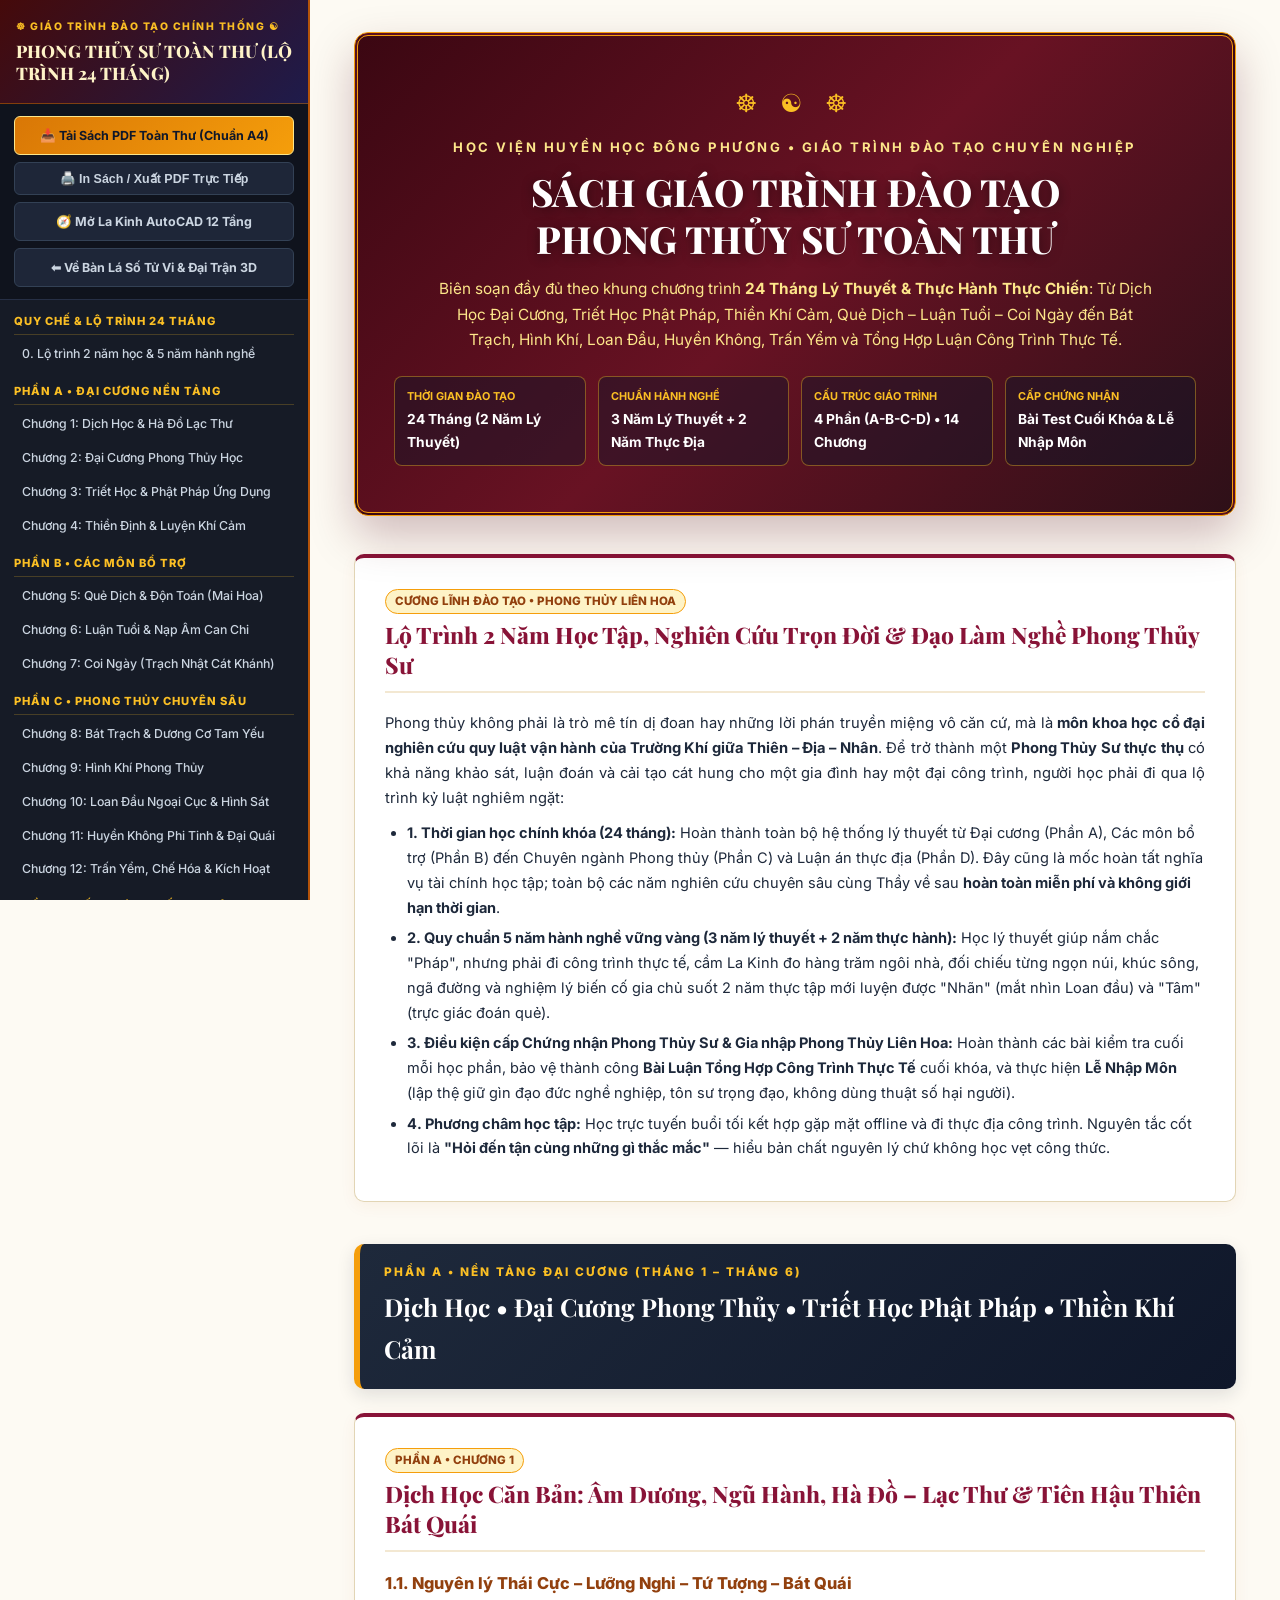
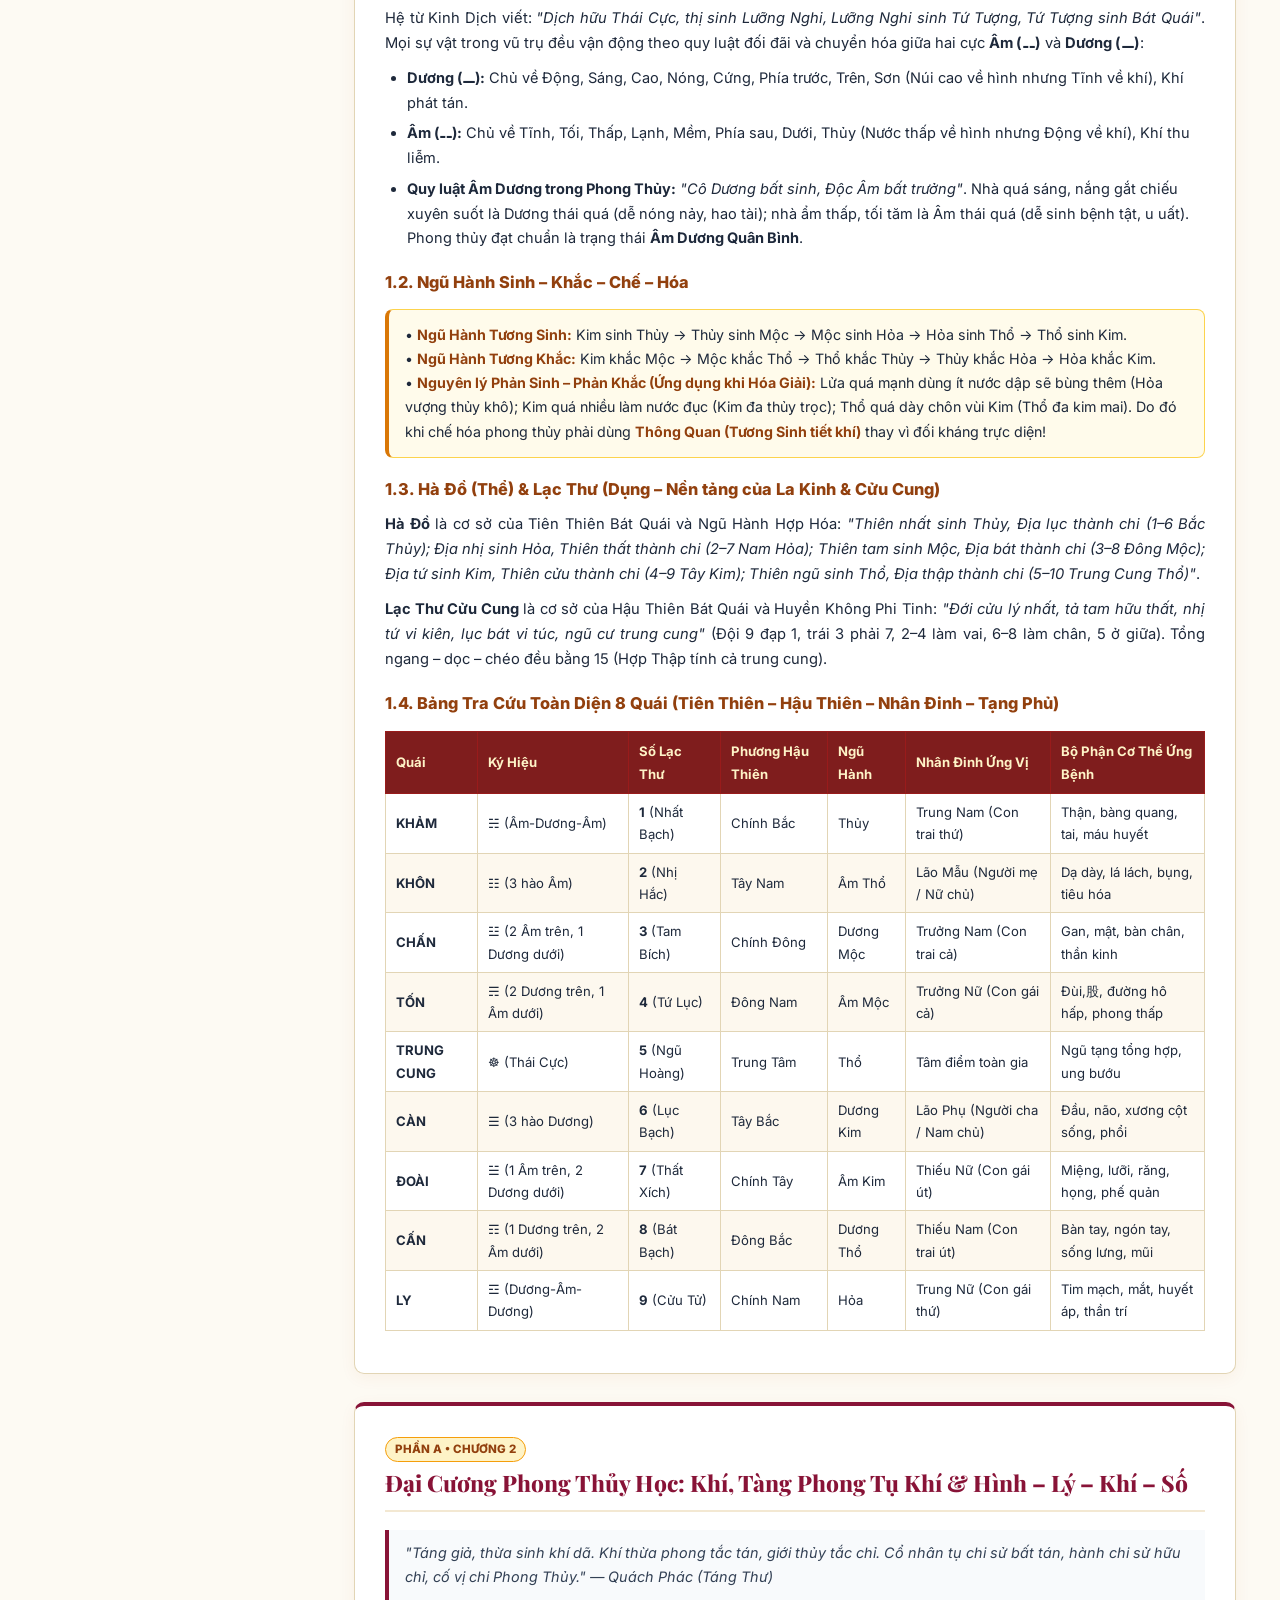
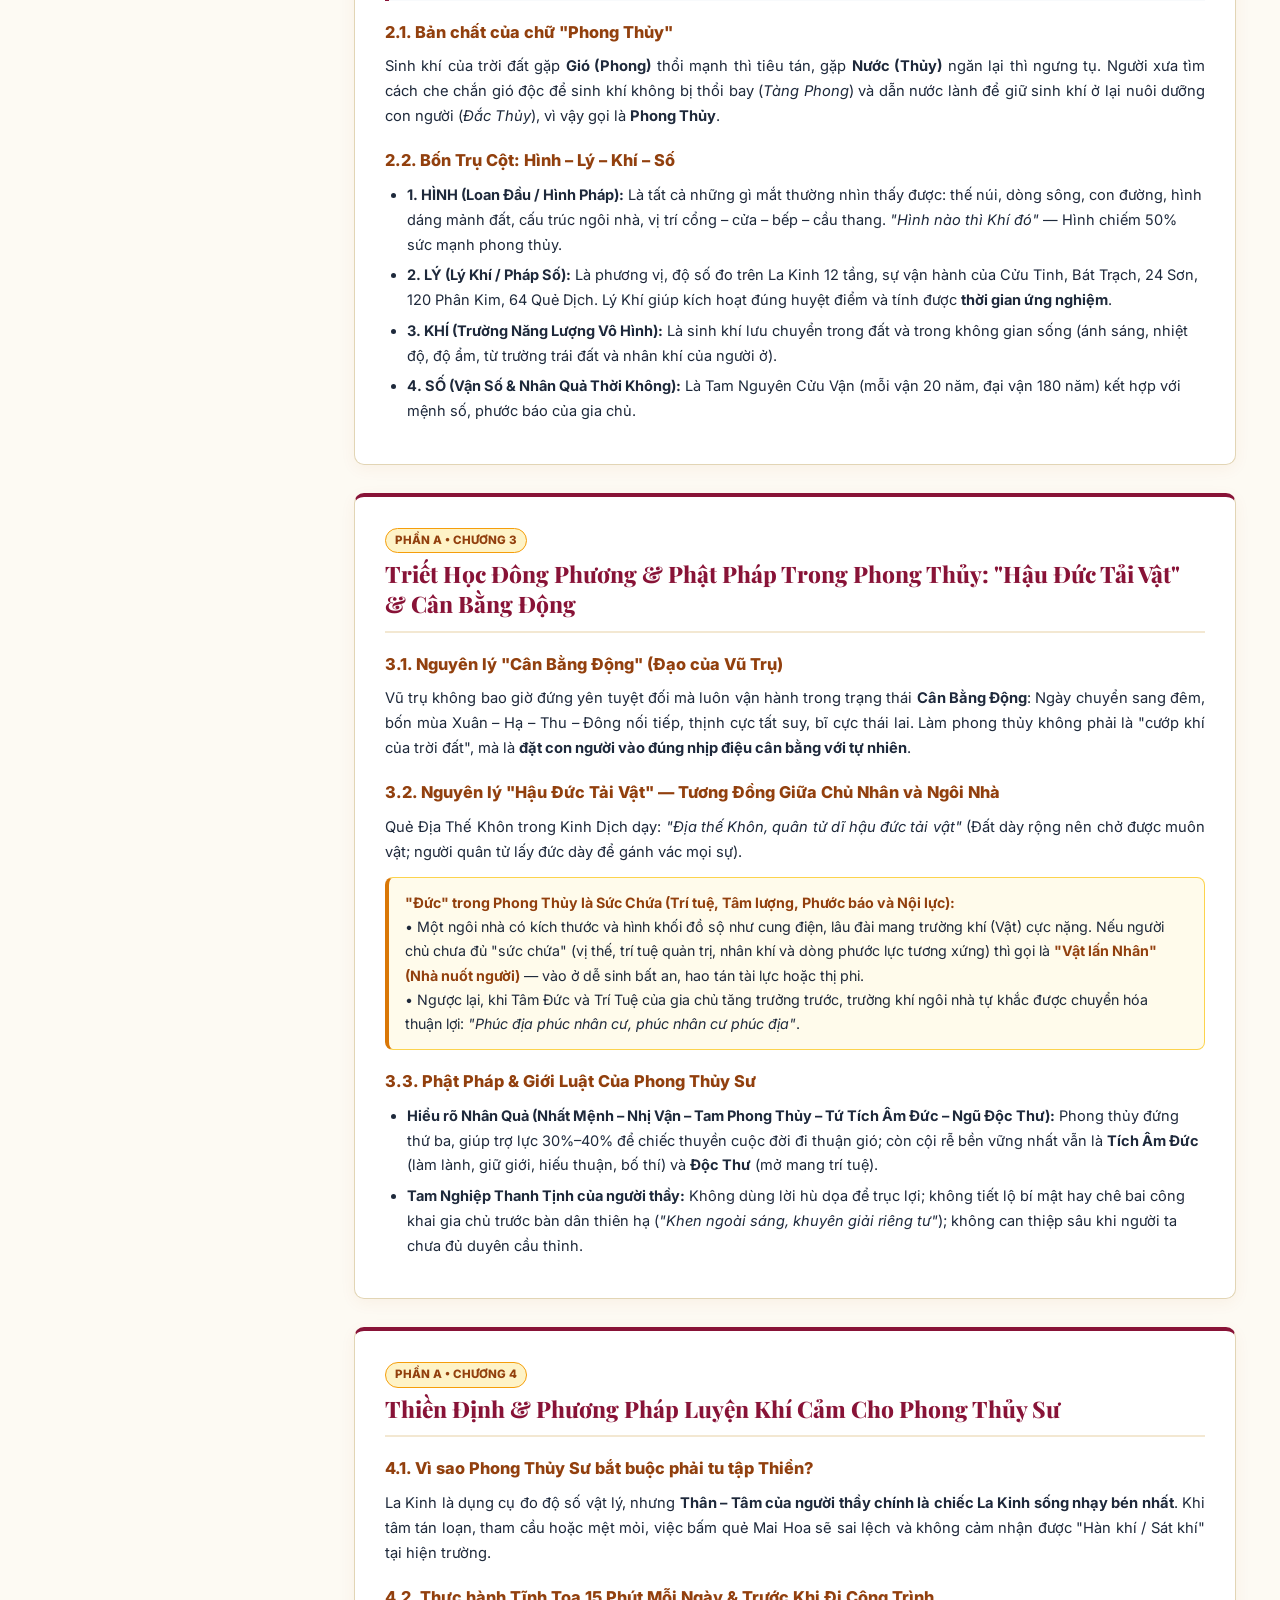
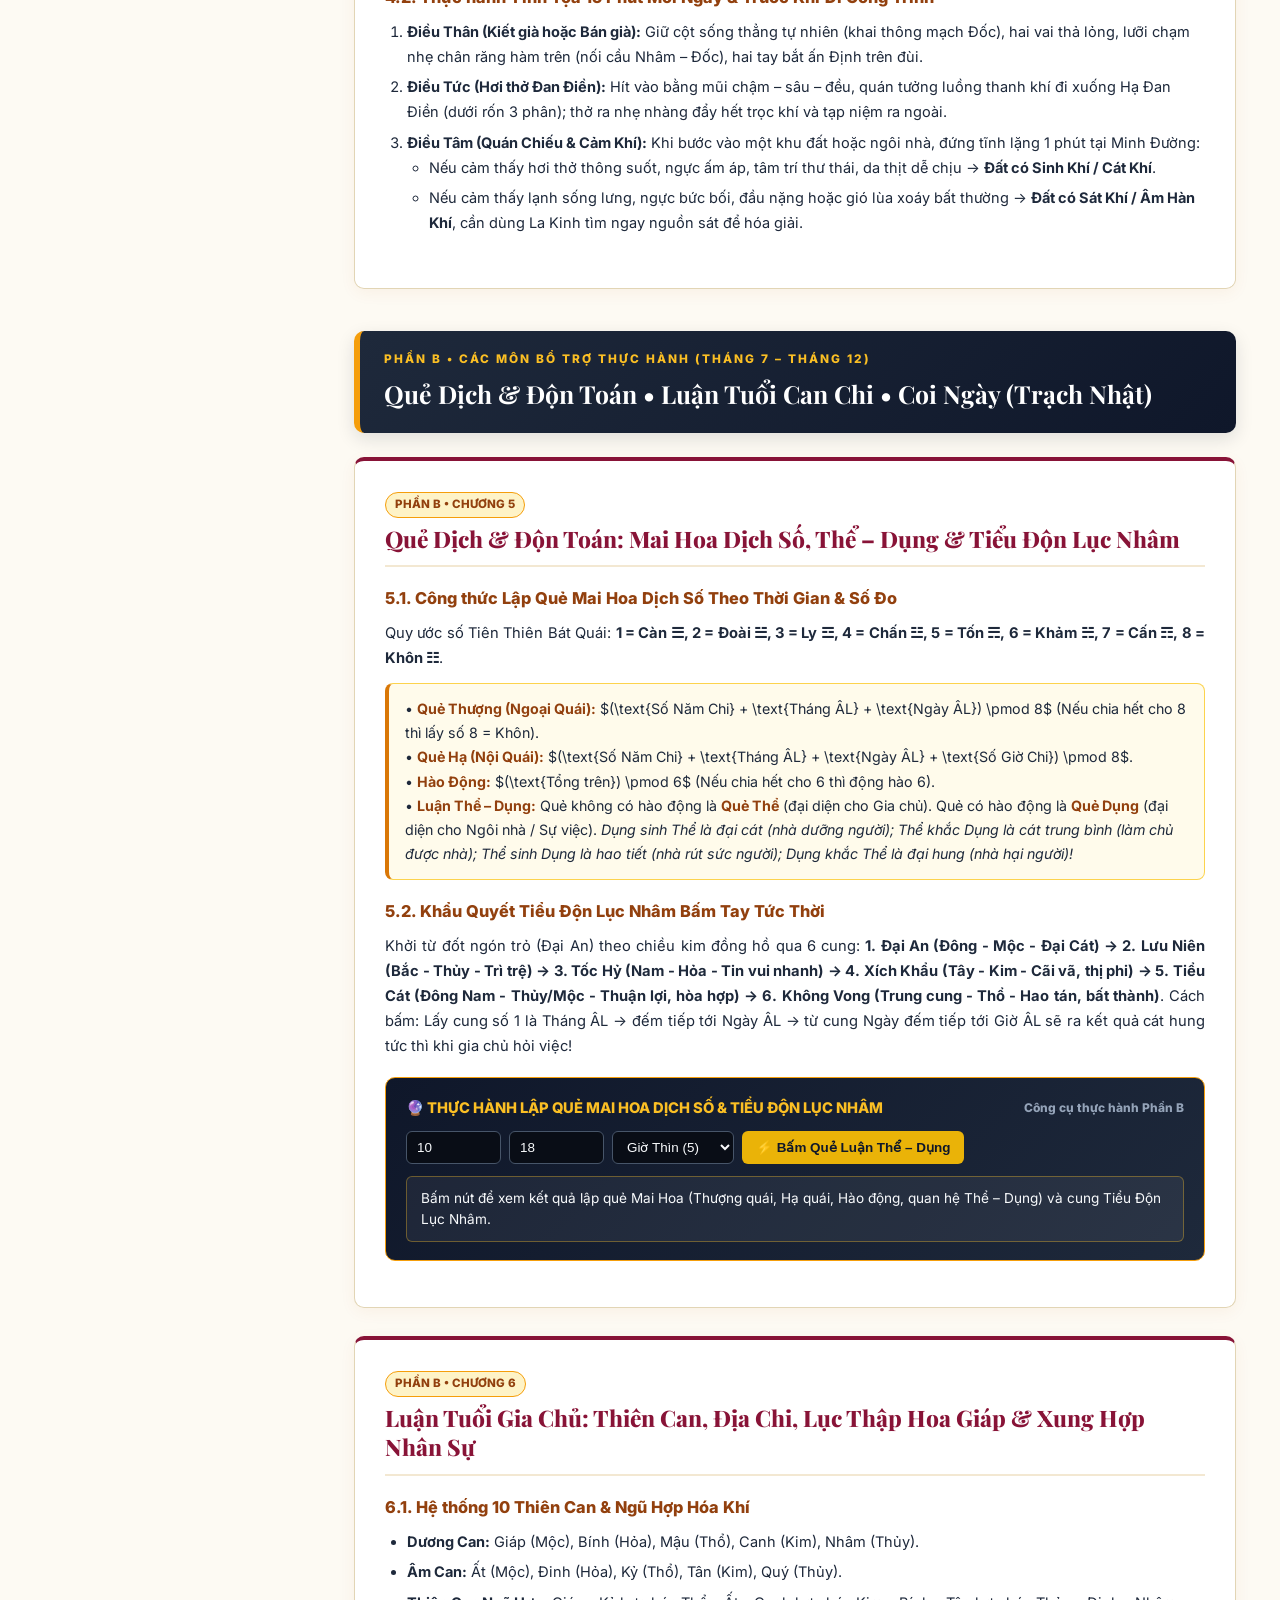
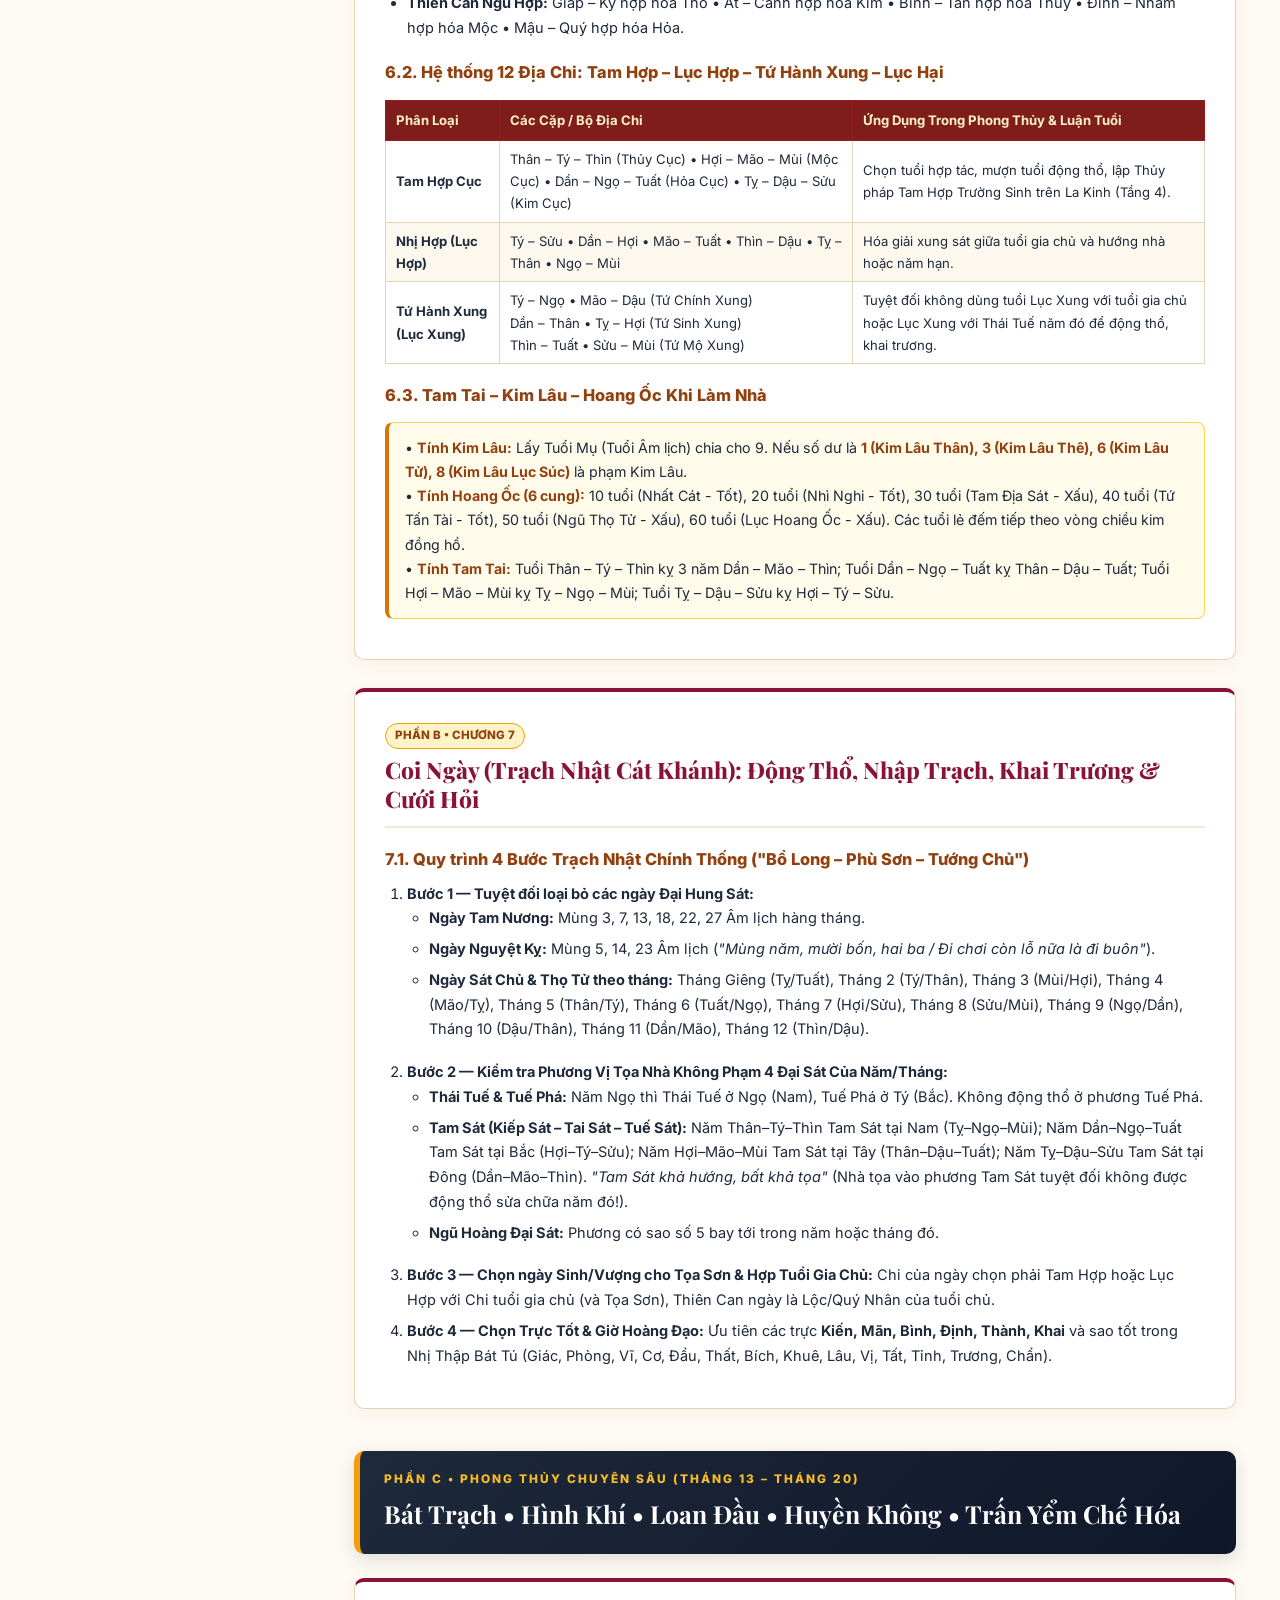
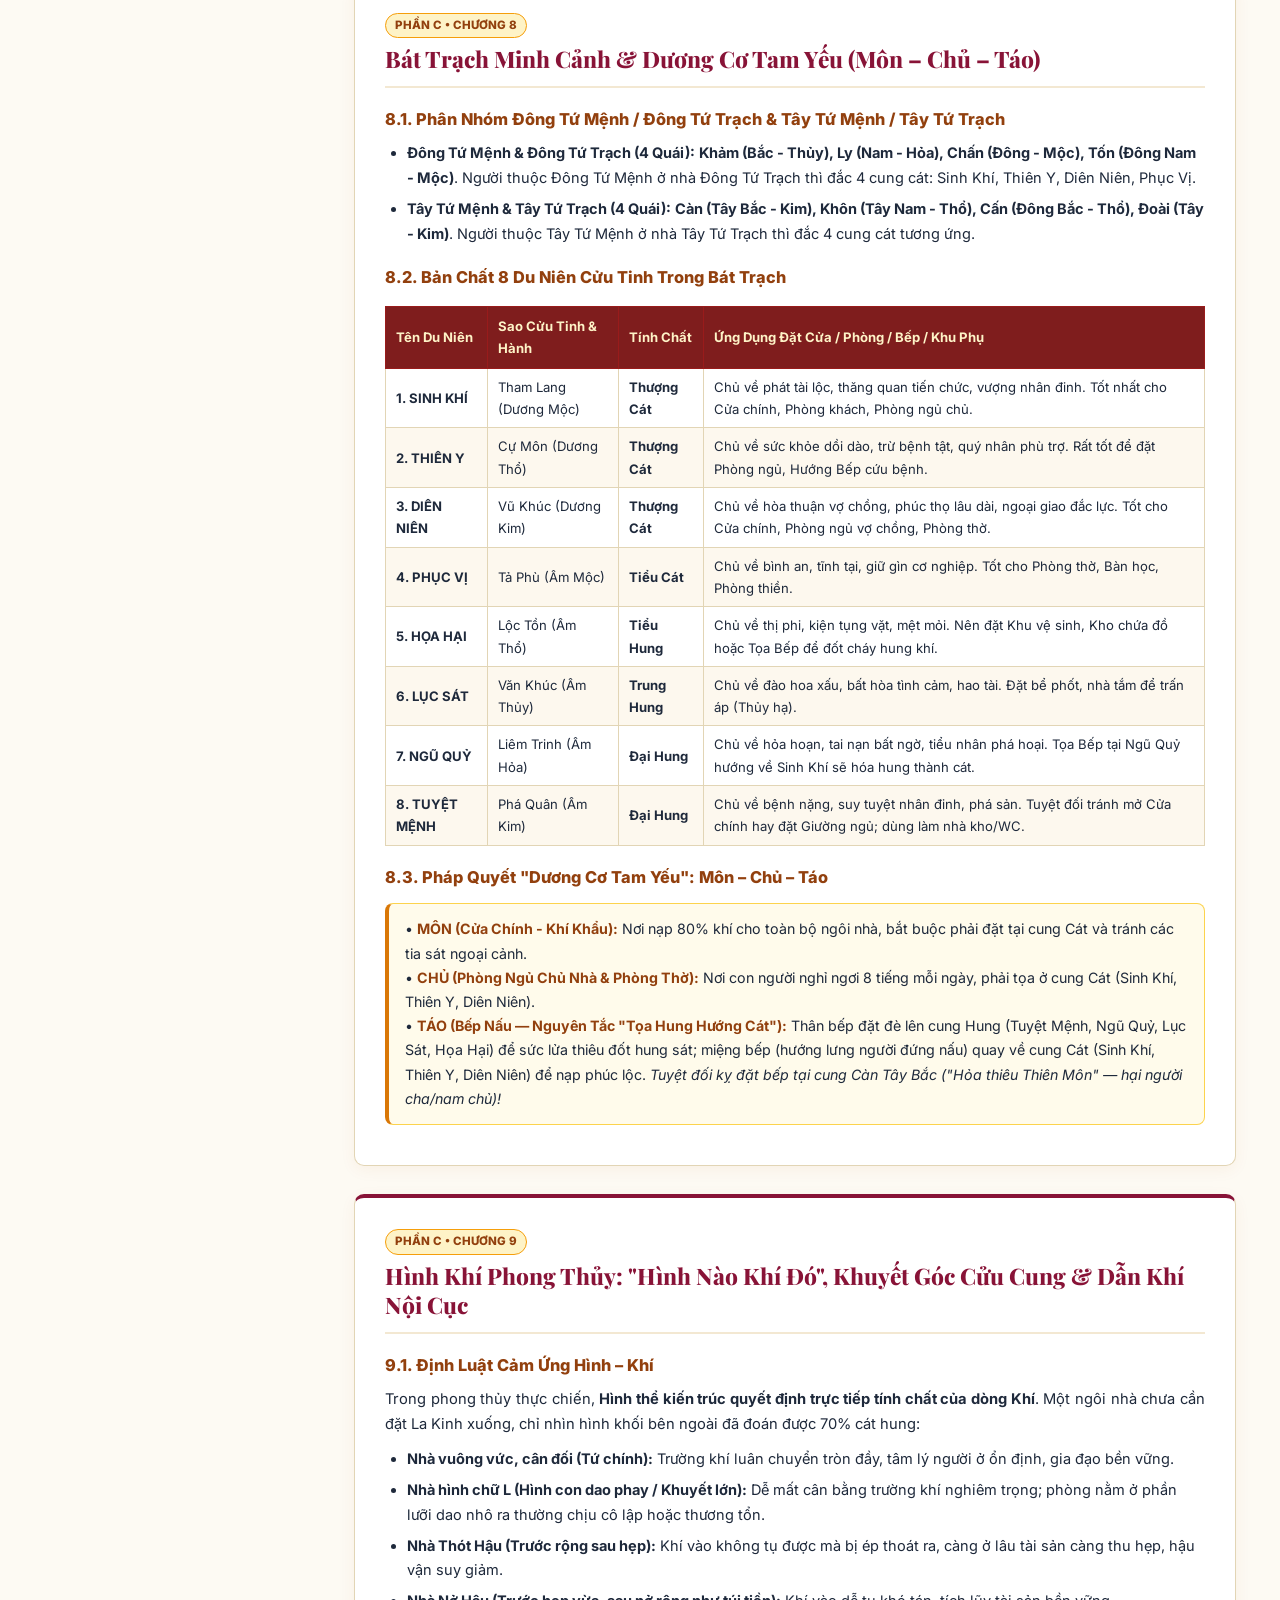
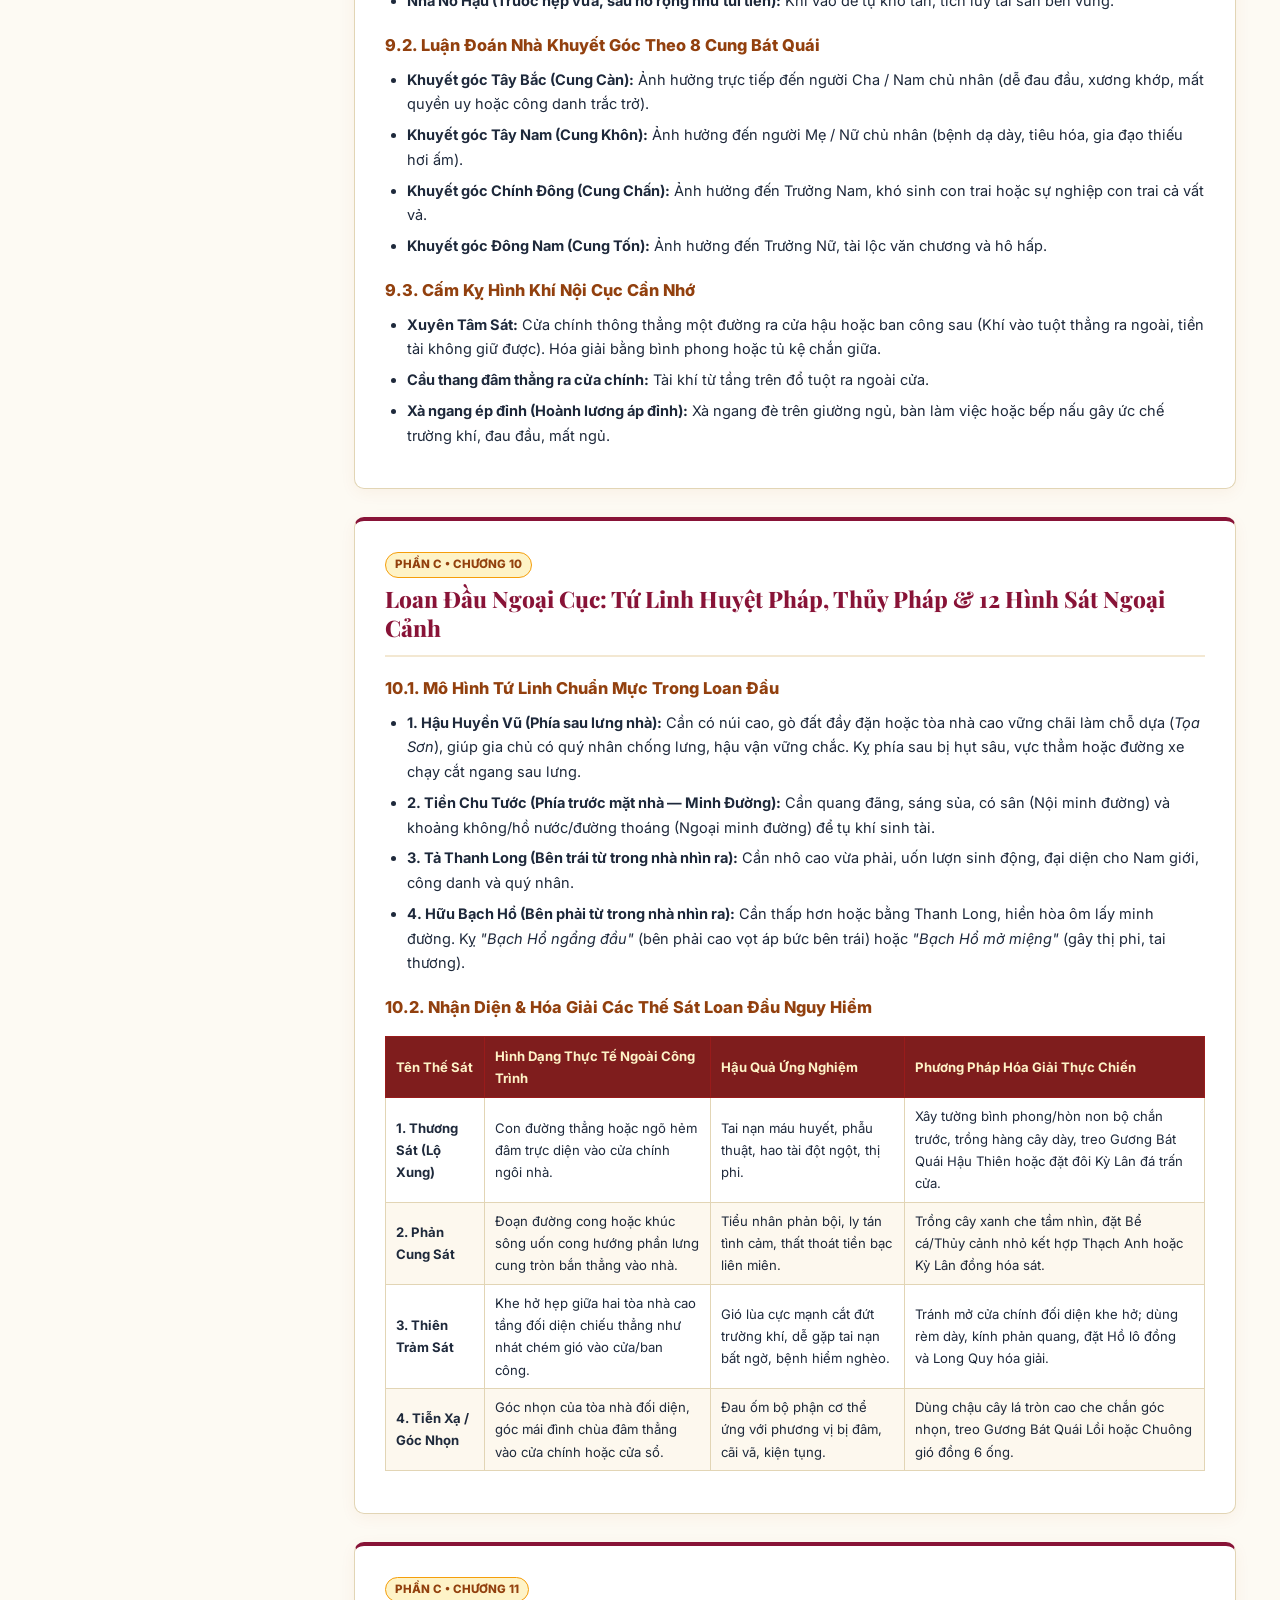
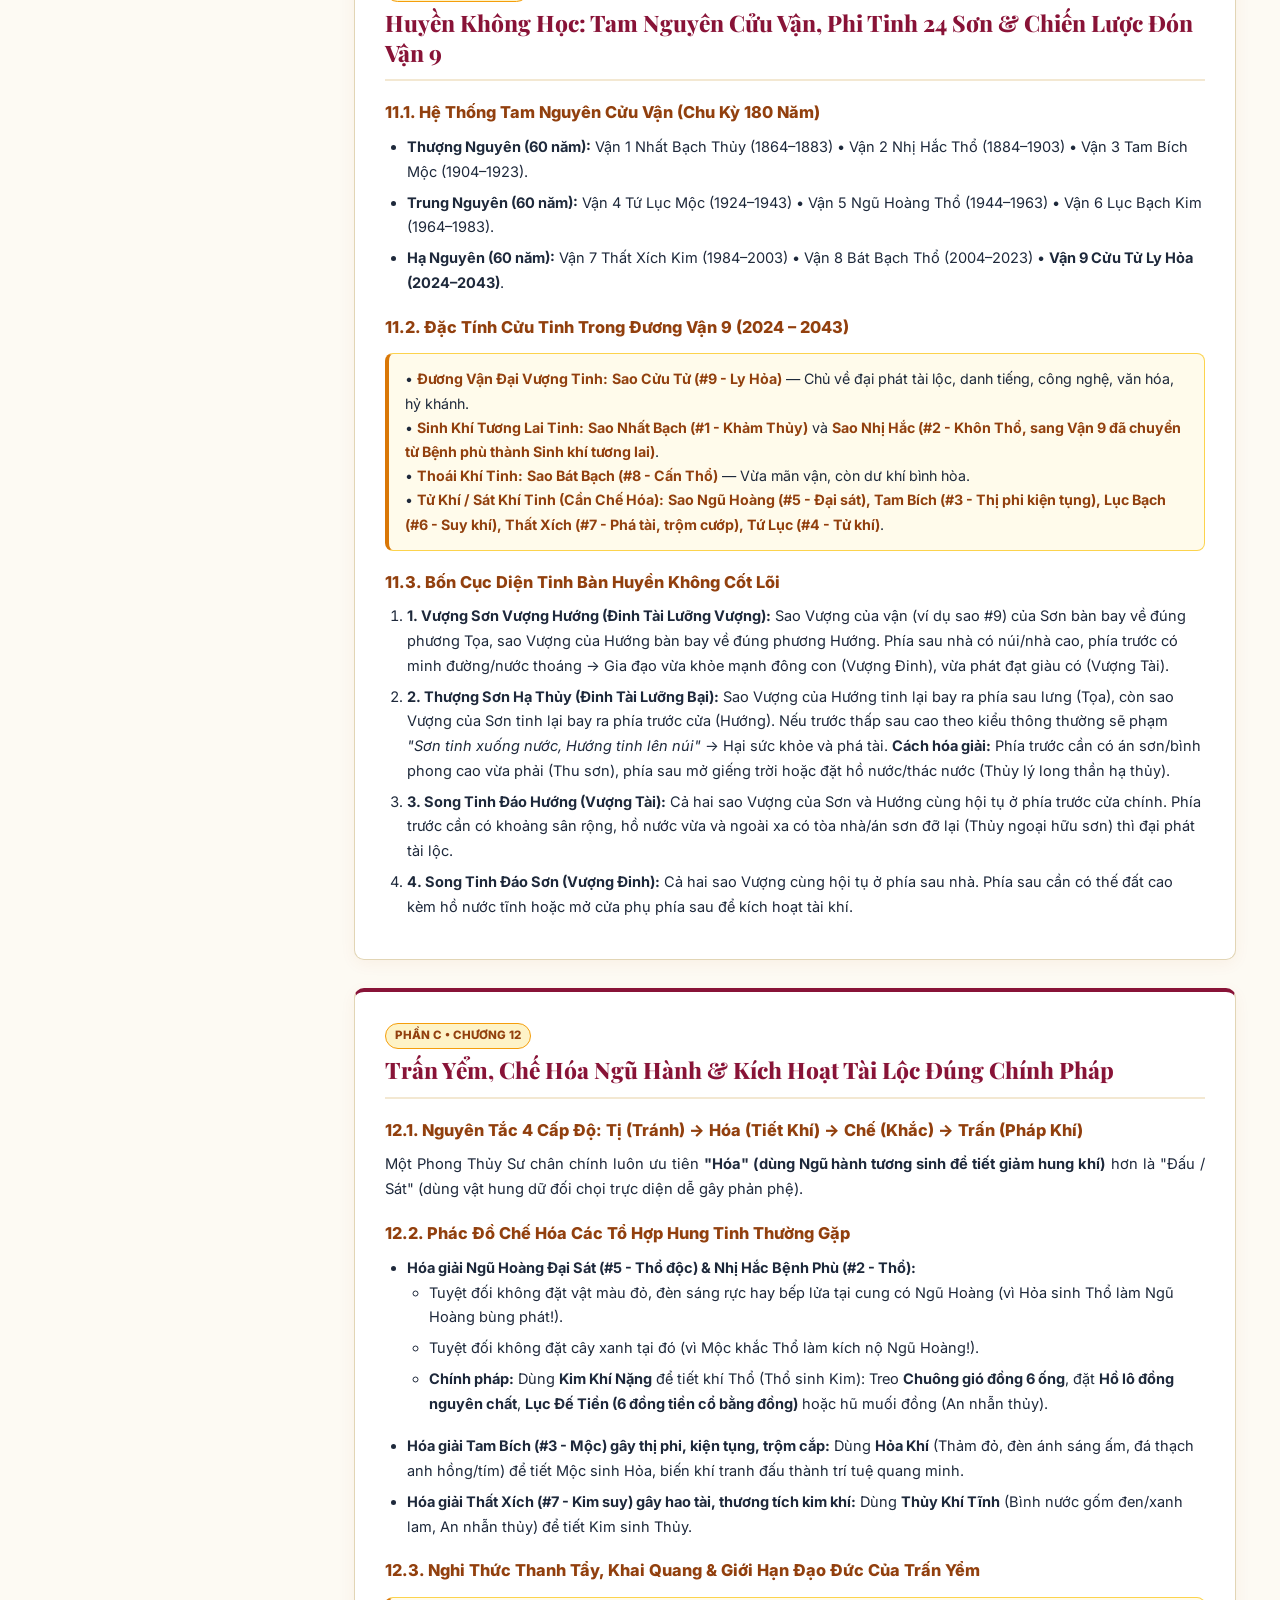
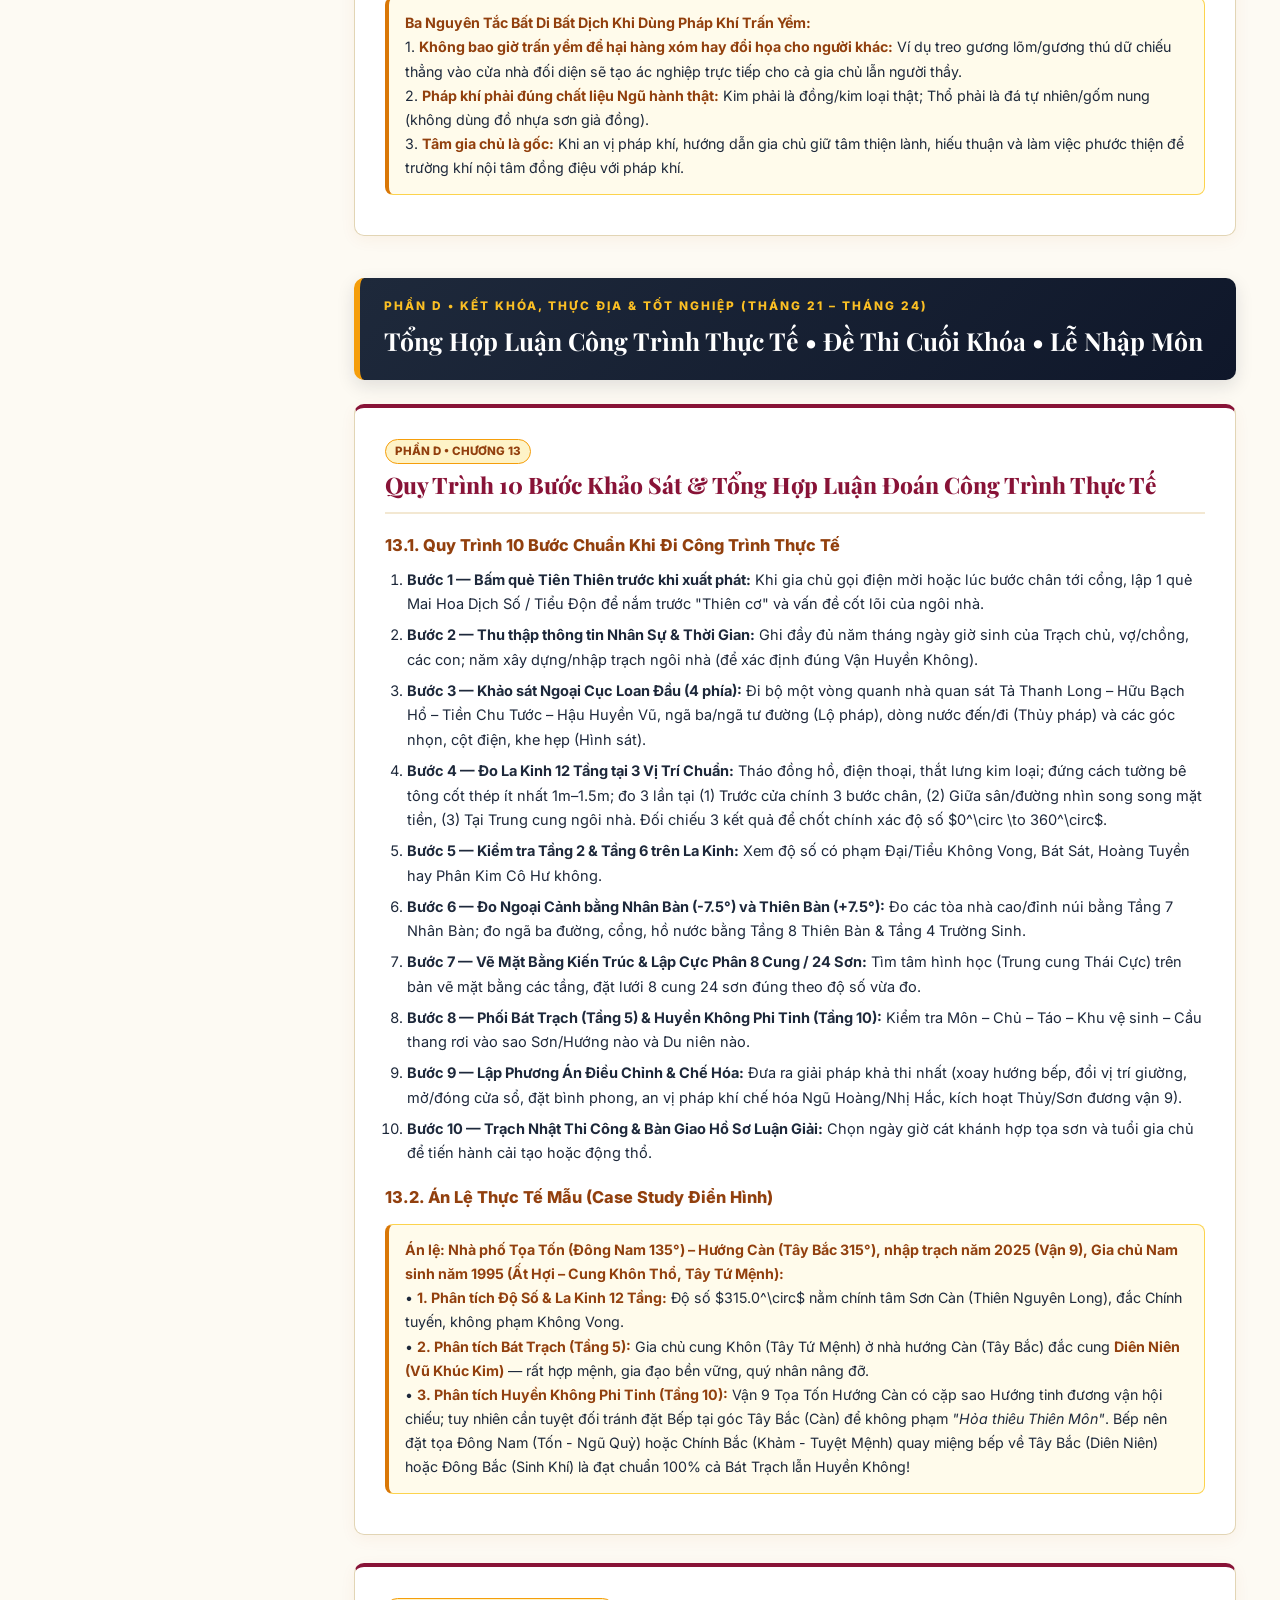
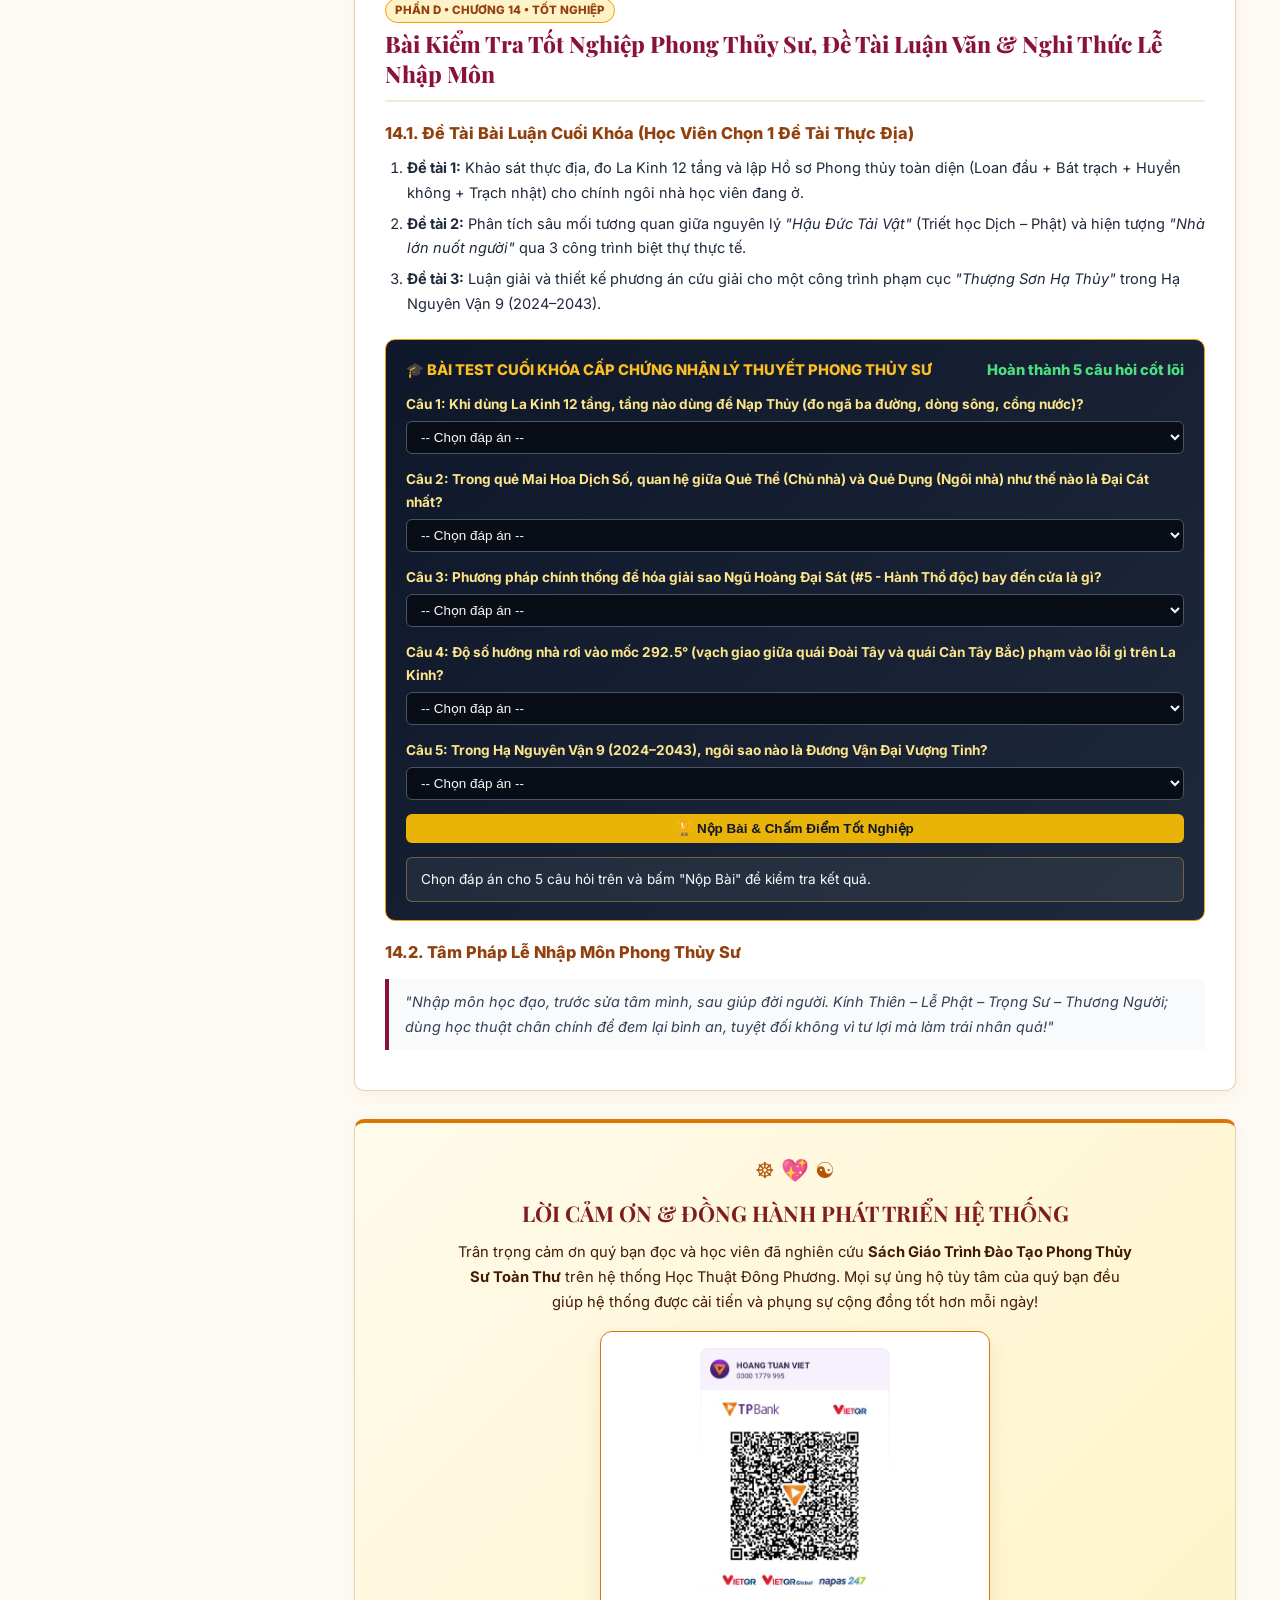
<file: sach_phong_thuy.html>
<!DOCTYPE html>
<html lang="vi">
<head>
  <meta charset="UTF-8">
  <meta name="viewport" content="width=device-width, initial-scale=1.0">
  <title>Giáo Trình Đào Tạo Phong Thủy Sư Toàn Thư (Lộ Trình 24 Tháng - 5 Năm Hành Nghề)</title>
  <link rel="icon" type="image/svg+xml" href="favicon.svg?v=3">
  <link rel="preconnect" href="https://fonts.googleapis.com">
  <link rel="preconnect" href="https://fonts.gstatic.com" crossorigin>
  <link href="https://fonts.googleapis.com/css2?family=Inter:wght@400;500;600;700;800&family=Playfair+Display:ital,wght@0,600;0,700;0,800;1,400&family=JetBrains+Mono:wght@500;700&display=swap" rel="stylesheet">
  <style>
    :root {
      --bg-page: #fdfaf3;
      --bg-card: #ffffff;
      --bg-sidebar: #161b26;
      --gold: #b45309;
      --gold-light: #fef3c7;
      --gold-border: #d97706;
      --crimson: #881337;
      --crimson-dark: #4c0519;
      --jade: #0f766e;
      --ink: #1e293b;
      --ink-muted: #475569;
    }

    * {
      box-sizing: border-box;
      margin: 0;
      padding: 0;
    }

    body {
      font-family: 'Inter', -apple-system, BlinkMacSystemFont, sans-serif;
      background: var(--bg-page);
      color: var(--ink);
      line-height: 1.7;
      display: flex;
      min-height: 100vh;
    }

    /* LEFT FIXED SIDEBAR (MỤC LỤC SÁCH) */
    .book-sidebar {
      width: 310px;
      background: var(--bg-sidebar);
      color: #e2e8f0;
      position: fixed;
      top: 0;
      left: 0;
      bottom: 0;
      overflow-y: auto;
      border-right: 2px solid #b45309;
      z-index: 40;
      display: flex;
      flex-direction: column;
    }

    .sidebar-header {
      padding: 18px 16px;
      background: linear-gradient(135deg, #450a0a 0%, #1e1b4b 100%);
      border-bottom: 1px solid rgba(245, 158, 11, 0.35);
    }

    .sidebar-badge {
      font-size: 0.65rem;
      font-weight: 800;
      letter-spacing: 1.5px;
      color: #fbbf24;
      text-transform: uppercase;
      margin-bottom: 4px;
    }

    .sidebar-title {
      font-family: 'Playfair Display', serif;
      font-size: 1.08rem;
      font-weight: 800;
      color: #fef3c7;
      line-height: 1.3;
    }

    .sidebar-actions {
      padding: 12px 14px;
      display: flex;
      flex-direction: column;
      gap: 7px;
      background: #0f131d;
      border-bottom: 1px solid #262f45;
    }

    .sb-btn {
      display: inline-flex;
      align-items: center;
      justify-content: center;
      gap: 6px;
      padding: 8px 12px;
      border-radius: 6px;
      font-size: 0.78rem;
      font-weight: 700;
      text-decoration: none;
      cursor: pointer;
      border: 1px solid transparent;
      transition: all 0.15s;
    }

    .sb-btn.pdf-btn {
      background: linear-gradient(135deg, #d97706, #f59e0b);
      color: #0f172a;
      border-color: #fde68a;
    }

    .sb-btn.pdf-btn:hover {
      background: linear-gradient(135deg, #f59e0b, #fbbf24);
    }

    .sb-btn.nav-btn {
      background: #1e2638;
      color: #cbd5e1;
      border-color: #334155;
    }

    .sb-btn.nav-btn:hover {
      border-color: #fbbf24;
      color: #fbbf24;
    }

    .toc-container {
      padding: 12px 14px 28px;
      display: flex;
      flex-direction: column;
      gap: 12px;
    }

    .toc-part-title {
      font-size: 0.7rem;
      font-weight: 800;
      text-transform: uppercase;
      letter-spacing: 1px;
      color: #fbbf24;
      margin-bottom: 4px;
      border-bottom: 1px solid rgba(251, 191, 36, 0.22);
      padding-bottom: 3px;
    }

    .toc-list {
      list-style: none;
      display: flex;
      flex-direction: column;
      gap: 3px;
    }

    .toc-link {
      display: block;
      padding: 5px 8px;
      border-radius: 5px;
      color: #cbd5e1;
      text-decoration: none;
      font-size: 0.77rem;
      font-weight: 500;
      transition: all 0.12s;
    }

    .toc-link:hover {
      background: rgba(251, 191, 36, 0.14);
      color: #fde68a;
    }

    /* MAIN BOOK CONTENT AREA */
    .book-main {
      margin-left: 310px;
      flex: 1;
      max-width: 980px;
      padding: 32px 44px 80px;
    }

    @media (max-width: 1024px) {
      body {
        flex-direction: column;
      }
      .book-sidebar {
        position: relative;
        width: 100%;
        height: auto;
      }
      .book-main {
        margin-left: 0;
        padding: 20px 18px 60px;
      }
    }

    /* ROYAL BOOK COVER */
    .book-cover {
      background: linear-gradient(135deg, #3b0712 0%, #681223 50%, #2e1018 100%);
      color: #fef3c7;
      border: 4px double #f59e0b;
      border-radius: 14px;
      padding: 46px 36px;
      text-align: center;
      box-shadow: 0 20px 45px rgba(76, 5, 25, 0.25);
      margin-bottom: 38px;
      position: relative;
      overflow: hidden;
    }

    .cover-ornament {
      font-size: 1.55rem;
      letter-spacing: 8px;
      color: #fbbf24;
      margin-bottom: 12px;
    }

    .cover-subtitle-top {
      font-size: 0.82rem;
      font-weight: 700;
      letter-spacing: 2.5px;
      text-transform: uppercase;
      color: #fde68a;
      margin-bottom: 10px;
    }

    .cover-main-title {
      font-family: 'Playfair Display', serif;
      font-size: 2.35rem;
      font-weight: 800;
      color: #ffffff;
      line-height: 1.25;
      margin-bottom: 14px;
      text-shadow: 0 2px 12px rgba(0, 0, 0, 0.45);
    }

    .cover-desc {
      font-size: 0.96rem;
      color: #fde68a;
      max-width: 720px;
      margin: 0 auto 24px;
      line-height: 1.65;
    }

    .cover-meta-grid {
      display: grid;
      grid-template-columns: repeat(4, 1fr);
      gap: 12px;
      margin-top: 22px;
      text-align: left;
    }

    @media (max-width: 720px) {
      .cover-meta-grid {
        grid-template-columns: 1fr 1fr;
      }
    }

    .cover-meta-box {
      background: rgba(15, 23, 42, 0.45);
      border: 1px solid rgba(251, 191, 36, 0.4);
      border-radius: 8px;
      padding: 10px 12px;
    }

    .cover-meta-box .m-lbl {
      font-size: 0.68rem;
      color: #fbbf24;
      text-transform: uppercase;
      font-weight: 700;
    }

    .cover-meta-box .m-val {
      font-size: 0.86rem;
      color: #ffffff;
      font-weight: 700;
      margin-top: 2px;
    }

    /* PART & CHAPTER STYLING */
    .part-banner {
      background: linear-gradient(135deg, #1e293b 0%, #0f172a 100%);
      color: #fef3c7;
      border-left: 6px solid #f59e0b;
      border-radius: 10px;
      padding: 18px 24px;
      margin: 42px 0 24px;
      box-shadow: 0 6px 18px rgba(15, 23, 42, 0.12);
    }

    .part-banner .p-code {
      font-size: 0.74rem;
      font-weight: 800;
      letter-spacing: 2px;
      color: #fbbf24;
      text-transform: uppercase;
    }

    .part-banner h2 {
      font-family: 'Playfair Display', serif;
      font-size: 1.55rem;
      color: #ffffff;
      margin-top: 4px;
    }

    .chapter-card {
      background: var(--bg-card);
      border: 1px solid #e2d5b5;
      border-top: 4px solid var(--crimson);
      border-radius: 10px;
      padding: 28px 30px;
      margin-bottom: 28px;
      box-shadow: 0 4px 16px rgba(180, 83, 9, 0.06);
    }

    .chapter-header {
      border-bottom: 2px solid #f3e8d2;
      padding-bottom: 12px;
      margin-bottom: 18px;
    }

    .chapter-tag {
      display: inline-block;
      background: #fef3c7;
      color: #92400e;
      border: 1px solid #f59e0b;
      font-size: 0.72rem;
      font-weight: 800;
      padding: 2px 9px;
      border-radius: 999px;
      text-transform: uppercase;
      margin-bottom: 6px;
    }

    .chapter-title {
      font-family: 'Playfair Display', serif;
      font-size: 1.42rem;
      font-weight: 800;
      color: var(--crimson);
      line-height: 1.3;
    }

    .chapter-card h4 {
      font-size: 1.02rem;
      font-weight: 800;
      color: #92400e;
      margin: 18px 0 8px;
      display: flex;
      align-items: center;
      gap: 6px;
    }

    .chapter-card p {
      margin-bottom: 10px;
      font-size: 0.92rem;
      color: #1e293b;
      text-align: justify;
    }

    .chapter-card ul, .chapter-card ol {
      padding-left: 22px;
      margin-bottom: 12px;
      display: flex;
      flex-direction: column;
      gap: 6px;
      font-size: 0.91rem;
    }

    .formula-box {
      background: #fffbeb;
      border: 1px solid #fcd34d;
      border-left: 4px solid #d97706;
      border-radius: 8px;
      padding: 13px 16px;
      margin: 12px 0;
      font-size: 0.89rem;
    }

    .formula-box strong {
      color: #92400e;
    }

    .pithy-quote {
      background: #f8fafc;
      border-left: 4px solid var(--crimson);
      padding: 11px 16px;
      font-style: italic;
      color: #334155;
      margin: 12px 0;
      font-size: 0.9rem;
    }

    /* TABLES */
    .book-table-wrap {
      overflow-x: auto;
      margin: 14px 0;
    }

    .book-table {
      width: 100%;
      border-collapse: collapse;
      font-size: 0.82rem;
    }

    .book-table th {
      background: #7f1d1d;
      color: #fef3c7;
      padding: 8px 10px;
      text-align: left;
      border: 1px solid #991b1b;
      font-weight: 700;
    }

    .book-table td {
      padding: 7px 10px;
      border: 1px solid #e2d5b5;
      color: #1e293b;
    }

    .book-table tr:nth-child(even) td {
      background: #fdf8ee;
    }

    /* INTERACTIVE PRACTICE WIDGETS */
    .interactive-lab {
      background: linear-gradient(135deg, #0f172a 0%, #1e293b 100%);
      color: #f8fafc;
      border: 1.5px solid #f59e0b;
      border-radius: 10px;
      padding: 18px 20px;
      margin: 18px 0;
    }

    .lab-title {
      color: #fbbf24;
      font-weight: 800;
      font-size: 0.92rem;
      margin-bottom: 10px;
      display: flex;
      align-items: center;
      justify-content: space-between;
    }

    .lab-controls {
      display: flex;
      gap: 8px;
      flex-wrap: wrap;
      margin-bottom: 12px;
    }

    .lab-input, .lab-select {
      background: #090d16;
      color: #f8fafc;
      border: 1px solid #475569;
      border-radius: 6px;
      padding: 7px 10px;
      font-size: 0.84rem;
    }

    .lab-btn {
      background: #eab308;
      color: #0f172a;
      border: none;
      border-radius: 6px;
      padding: 7px 14px;
      font-weight: 800;
      font-size: 0.84rem;
      cursor: pointer;
    }

    .lab-result {
      background: rgba(255, 255, 255, 0.06);
      border: 1px solid rgba(251, 191, 36, 0.35);
      border-radius: 6px;
      padding: 11px 14px;
      font-size: 0.85rem;
      line-height: 1.55;
    }

    /* PRINT / PDF STYLES */
    @media print {
      .book-sidebar, .no-print {
        display: none !important;
      }
      .book-main {
        margin-left: 0 !important;
        max-width: 100% !important;
        padding: 0 !important;
      }
      body {
        background: #ffffff;
      }
      .chapter-card {
        page-break-inside: avoid;
        box-shadow: none;
      }
      .part-banner {
        page-break-before: always;
      }
    }
  </style>
</head>
<body>

  <!-- SIDEBAR MỤC LỤC & CÔNG CỤ TẢI SÁCH PDF -->
  <aside class="book-sidebar">
    <div class="sidebar-header">
      <div class="sidebar-badge">☸ GIÁO TRÌNH ĐÀO TẠO CHÍNH THỐNG ☯</div>
      <div class="sidebar-title">PHONG THỦY SƯ TOÀN THƯ (LỘ TRÌNH 24 THÁNG)</div>
    </div>

    <div class="sidebar-actions">
      <a href="/Giao_Trinh_Phong_Thuy_Su_Toan_Thu.pdf" download="Giao_Trinh_Phong_Thuy_Su_Toan_Thu.pdf" class="sb-btn pdf-btn">
        📥 Tải Sách PDF Toàn Thư (Chuẩn A4)
      </a>
      <button type="button" class="sb-btn nav-btn" onclick="window.print()">
        🖨️ In Sách / Xuất PDF Trực Tiếp
      </button>
      <a href="/lakinh.html" class="sb-btn nav-btn">
        🧭 Mở La Kinh AutoCAD 12 Tầng
      </a>
      <a href="/" class="sb-btn nav-btn">
        ⬅ Về Bàn Lá Số Tử Vi &amp; Đại Trận 3D
      </a>
    </div>

    <nav class="toc-container">
      <div>
        <div class="toc-part-title">Quy Chế &amp; Lộ Trình 24 Tháng</div>
        <ul class="toc-list">
          <li><a href="#sec-lo-trinh" class="toc-link">0. Lộ trình 2 năm học &amp; 5 năm hành nghề</a></li>
        </ul>
      </div>

      <div>
        <div class="toc-part-title">Phần A • Đại Cương Nền Tảng</div>
        <ul class="toc-list">
          <li><a href="#ch-1" class="toc-link">Chương 1: Dịch Học &amp; Hà Đồ Lạc Thư</a></li>
          <li><a href="#ch-2" class="toc-link">Chương 2: Đại Cương Phong Thủy Học</a></li>
          <li><a href="#ch-3" class="toc-link">Chương 3: Triết Học &amp; Phật Pháp Ứng Dụng</a></li>
          <li><a href="#ch-4" class="toc-link">Chương 4: Thiền Định &amp; Luyện Khí Cảm</a></li>
        </ul>
      </div>

      <div>
        <div class="toc-part-title">Phần B • Các Môn Bổ Trợ</div>
        <ul class="toc-list">
          <li><a href="#ch-5" class="toc-link">Chương 5: Quẻ Dịch &amp; Độn Toán (Mai Hoa)</a></li>
          <li><a href="#ch-6" class="toc-link">Chương 6: Luận Tuổi &amp; Nạp Âm Can Chi</a></li>
          <li><a href="#ch-7" class="toc-link">Chương 7: Coi Ngày (Trạch Nhật Cát Khánh)</a></li>
        </ul>
      </div>

      <div>
        <div class="toc-part-title">Phần C • Phong Thủy Chuyên Sâu</div>
        <ul class="toc-list">
          <li><a href="#ch-8" class="toc-link">Chương 8: Bát Trạch &amp; Dương Cơ Tam Yếu</a></li>
          <li><a href="#ch-9" class="toc-link">Chương 9: Hình Khí Phong Thủy</a></li>
          <li><a href="#ch-10" class="toc-link">Chương 10: Loan Đầu Ngoại Cục &amp; Hình Sát</a></li>
          <li><a href="#ch-11" class="toc-link">Chương 11: Huyền Không Phi Tinh &amp; Đại Quái</a></li>
          <li><a href="#ch-12" class="toc-link">Chương 12: Trấn Yểm, Chế Hóa &amp; Kích Hoạt</a></li>
        </ul>
      </div>

      <div>
        <div class="toc-part-title">Phần D • Kết Khóa &amp; Tốt Nghiệp</div>
        <ul class="toc-list">
          <li><a href="#ch-13" class="toc-link">Chương 13: Luận Công Trình Thực Tế (10 Bước)</a></li>
          <li><a href="#ch-14" class="toc-link">Chương 14: Đề Thi Tốt Nghiệp &amp; Lễ Nhập Môn</a></li>
        </ul>
      </div>
    </nav>
  </aside>

  <!-- NỘI DUNG SÁCH GIÁO TRÌNH -->
  <main class="book-main">

    <!-- TRANG BÌA SÁCH -->
    <section class="book-cover">
      <div class="cover-ornament">☸ ☯ ☸</div>
      <div class="cover-subtitle-top">HỌC VIỆN HUYỀN HỌC ĐÔNG PHƯƠNG • GIÁO TRÌNH ĐÀO TẠO CHUYÊN NGHIỆP</div>
      <h1 class="cover-main-title">SÁCH GIÁO TRÌNH ĐÀO TẠO<br>PHONG THỦY SƯ TOÀN THƯ</h1>
      <p class="cover-desc">
        Biên soạn đầy đủ theo khung chương trình <strong>24 Tháng Lý Thuyết &amp; Thực Hành Thực Chiến</strong>:
        Từ Dịch Học Đại Cương, Triết Học Phật Pháp, Thiền Khí Cảm, Quẻ Dịch – Luận Tuổi – Coi Ngày đến Bát Trạch, Hình Khí, Loan Đầu, Huyền Không, Trấn Yểm và Tổng Hợp Luận Công Trình Thực Tế.
      </p>

      <div class="cover-meta-grid">
        <div class="cover-meta-box">
          <div class="m-lbl">Thời Gian Đào Tạo</div>
          <div class="m-val">24 Tháng (2 Năm Lý Thuyết)</div>
        </div>
        <div class="cover-meta-box">
          <div class="m-lbl">Chuẩn Hành Nghề</div>
          <div class="m-val">3 Năm Lý Thuyết + 2 Năm Thực Địa</div>
        </div>
        <div class="cover-meta-box">
          <div class="m-lbl">Cấu Trúc Giáo Trình</div>
          <div class="m-val">4 Phần (A-B-C-D) • 14 Chương</div>
        </div>
        <div class="cover-meta-box">
          <div class="m-lbl">Cấp Chứng Nhận</div>
          <div class="m-val">Bài Test Cuối Khóa &amp; Lễ Nhập Môn</div>
        </div>
      </div>
    </section>

    <!-- MỤC 0: QUY CHẾ & LỘ TRÌNH ĐÀO TẠO PHONG THỦY SƯ -->
    <article class="chapter-card" id="sec-lo-trinh">
      <div class="chapter-header">
        <span class="chapter-tag">CƯƠNG LĨNH ĐÀO TẠO • PHONG THỦY LIÊN HOA</span>
        <h3 class="chapter-title">Lộ Trình 2 Năm Học Tập, Nghiên Cứu Trọn Đời &amp; Đạo Làm Nghề Phong Thủy Sư</h3>
      </div>
      <p>
        Phong thủy không phải là trò mê tín dị đoan hay những lời phán truyền miệng vô căn cứ, mà là <strong>môn khoa học cổ đại nghiên cứu quy luật vận hành của Trường Khí giữa Thiên – Địa – Nhân</strong>. Để trở thành một <strong>Phong Thủy Sư thực thụ</strong> có khả năng khảo sát, luận đoán và cải tạo cát hung cho một gia đình hay một đại công trình, người học phải đi qua lộ trình kỷ luật nghiêm ngặt:
      </p>
      <ul>
        <li><strong>1. Thời gian học chính khóa (24 tháng):</strong> Hoàn thành toàn bộ hệ thống lý thuyết từ Đại cương (Phần A), Các môn bổ trợ (Phần B) đến Chuyên ngành Phong thủy (Phần C) và Luận án thực địa (Phần D). Đây cũng là mốc hoàn tất nghĩa vụ tài chính học tập; toàn bộ các năm nghiên cứu chuyên sâu cùng Thầy về sau <strong>hoàn toàn miễn phí và không giới hạn thời gian</strong>.</li>
        <li><strong>2. Quy chuẩn 5 năm hành nghề vững vàng (3 năm lý thuyết + 2 năm thực hành):</strong> Học lý thuyết giúp nắm chắc "Pháp", nhưng phải đi công trình thực tế, cầm La Kinh đo hàng trăm ngôi nhà, đối chiếu từng ngọn núi, khúc sông, ngã đường và nghiệm lý biến cố gia chủ suốt 2 năm thực tập mới luyện được "Nhãn" (mắt nhìn Loan đầu) và "Tâm" (trực giác đoán quẻ).</li>
        <li><strong>3. Điều kiện cấp Chứng nhận Phong Thủy Sư &amp; Gia nhập Phong Thủy Liên Hoa:</strong> Hoàn thành các bài kiểm tra cuối mỗi học phần, bảo vệ thành công <strong>Bài Luận Tổng Hợp Công Trình Thực Tế</strong> cuối khóa, và thực hiện <strong>Lễ Nhập Môn</strong> (lập thệ giữ gìn đạo đức nghề nghiệp, tôn sư trọng đạo, không dùng thuật số hại người).</li>
        <li><strong>4. Phương châm học tập:</strong> Học trực tuyến buổi tối kết hợp gặp mặt offline và đi thực địa công trình. Nguyên tắc cốt lõi là <strong>"Hỏi đến tận cùng những gì thắc mắc"</strong> — hiểu bản chất nguyên lý chứ không học vẹt công thức.</li>
      </ul>
    </article>

    <!-- =====================================================================
         PHẦN A: ĐẠI CƯƠNG NỀN TẢNG (CHƯƠNG 1 -> CHƯƠNG 4)
         ===================================================================== -->
    <div class="part-banner">
      <div class="p-code">PHẦN A • NỀN TẢNG ĐẠI CƯƠNG (THÁNG 1 – THÁNG 6)</div>
      <h2>Dịch Học • Đại Cương Phong Thủy • Triết Học Phật Pháp • Thiền Khí Cảm</h2>
    </div>

    <!-- CHƯƠNG 1: DỊCH HỌC -->
    <article class="chapter-card" id="ch-1">
      <div class="chapter-header">
        <span class="chapter-tag">PHẦN A • CHƯƠNG 1</span>
        <h3 class="chapter-title">Dịch Học Căn Bản: Âm Dương, Ngũ Hành, Hà Đồ – Lạc Thư &amp; Tiên Hậu Thiên Bát Quái</h3>
      </div>

      <h4>1.1. Nguyên lý Thái Cực – Lưỡng Nghi – Tứ Tượng – Bát Quái</h4>
      <p>
        Hệ từ Kinh Dịch viết: <em>"Dịch hữu Thái Cực, thị sinh Lưỡng Nghi, Lưỡng Nghi sinh Tứ Tượng, Tứ Tượng sinh Bát Quái"</em>. Mọi sự vật trong vũ trụ đều vận động theo quy luật đối đãi và chuyển hóa giữa hai cực <strong>Âm (⚋)</strong> và <strong>Dương (⚊)</strong>:
      </p>
      <ul>
        <li><strong>Dương (⚊):</strong> Chủ về Động, Sáng, Cao, Nóng, Cứng, Phía trước, Trên, Sơn (Núi cao về hình nhưng Tĩnh về khí), Khí phát tán.</li>
        <li><strong>Âm (⚋):</strong> Chủ về Tĩnh, Tối, Thấp, Lạnh, Mềm, Phía sau, Dưới, Thủy (Nước thấp về hình nhưng Động về khí), Khí thu liễm.</li>
        <li><strong>Quy luật Âm Dương trong Phong Thủy:</strong> <em>"Cô Dương bất sinh, Độc Âm bất trưởng"</em>. Nhà quá sáng, nắng gắt chiếu xuyên suốt là Dương thái quá (dễ nóng nảy, hao tài); nhà ẩm thấp, tối tăm là Âm thái quá (dễ sinh bệnh tật, u uất). Phong thủy đạt chuẩn là trạng thái <strong>Âm Dương Quân Bình</strong>.</li>
      </ul>

      <h4>1.2. Ngũ Hành Sinh – Khắc – Chế – Hóa</h4>
      <div class="formula-box">
        <div>• <strong>Ngũ Hành Tương Sinh:</strong> Kim sinh Thủy → Thủy sinh Mộc → Mộc sinh Hỏa → Hỏa sinh Thổ → Thổ sinh Kim.</div>
        <div>• <strong>Ngũ Hành Tương Khắc:</strong> Kim khắc Mộc → Mộc khắc Thổ → Thổ khắc Thủy → Thủy khắc Hỏa → Hỏa khắc Kim.</div>
        <div>• <strong>Nguyên lý Phản Sinh – Phản Khắc (Ứng dụng khi Hóa Giải):</strong> Lửa quá mạnh dùng ít nước dập sẽ bùng thêm (Hỏa vượng thủy khô); Kim quá nhiều làm nước đục (Kim đa thủy trọc); Thổ quá dày chôn vùi Kim (Thổ đa kim mai). Do đó khi chế hóa phong thủy phải dùng <strong>Thông Quan (Tương Sinh tiết khí)</strong> thay vì đối kháng trực diện!</div>
      </div>

      <h4>1.3. Hà Đồ (Thể) &amp; Lạc Thư (Dụng – Nền tảng của La Kinh &amp; Cửu Cung)</h4>
      <p>
        <strong>Hà Đồ</strong> là cơ sở của Tiên Thiên Bát Quái và Ngũ Hành Hợp Hóa:
        <em>"Thiên nhất sinh Thủy, Địa lục thành chi (1–6 Bắc Thủy); Địa nhị sinh Hỏa, Thiên thất thành chi (2–7 Nam Hỏa); Thiên tam sinh Mộc, Địa bát thành chi (3–8 Đông Mộc); Địa tứ sinh Kim, Thiên cửu thành chi (4–9 Tây Kim); Thiên ngũ sinh Thổ, Địa thập thành chi (5–10 Trung Cung Thổ)"</em>.
      </p>
      <p>
        <strong>Lạc Thư Cửu Cung</strong> là cơ sở của Hậu Thiên Bát Quái và Huyền Không Phi Tinh:
        <em>"Đới cửu lý nhất, tả tam hữu thất, nhị tứ vi kiên, lục bát vi túc, ngũ cư trung cung"</em> (Đội 9 đạp 1, trái 3 phải 7, 2–4 làm vai, 6–8 làm chân, 5 ở giữa). Tổng ngang – dọc – chéo đều bằng 15 (Hợp Thập tính cả trung cung).
      </p>

      <h4>1.4. Bảng Tra Cứu Toàn Diện 8 Quái (Tiên Thiên – Hậu Thiên – Nhân Đinh – Tạng Phủ)</h4>
      <div class="book-table-wrap">
        <table class="book-table">
          <thead>
            <tr>
              <th>Quái</th>
              <th>Ký Hiệu</th>
              <th>Số Lạc Thư</th>
              <th>Phương Hậu Thiên</th>
              <th>Ngũ Hành</th>
              <th>Nhân Đinh Ứng Vị</th>
              <th>Bộ Phận Cơ Thể Ứng Bệnh</th>
            </tr>
          </thead>
          <tbody>
            <tr><td><strong>KHẢM</strong></td><td>☵ (Âm-Dương-Âm)</td><td><strong>1</strong> (Nhất Bạch)</td><td>Chính Bắc</td><td>Thủy</td><td>Trung Nam (Con trai thứ)</td><td>Thận, bàng quang, tai, máu huyết</td></tr>
            <tr><td><strong>KHÔN</strong></td><td>☷ (3 hào Âm)</td><td><strong>2</strong> (Nhị Hắc)</td><td>Tây Nam</td><td>Âm Thổ</td><td>Lão Mẫu (Người mẹ / Nữ chủ)</td><td>Dạ dày, lá lách, bụng, tiêu hóa</td></tr>
            <tr><td><strong>CHẤN</strong></td><td>☳ (2 Âm trên, 1 Dương dưới)</td><td><strong>3</strong> (Tam Bích)</td><td>Chính Đông</td><td>Dương Mộc</td><td>Trưởng Nam (Con trai cả)</td><td>Gan, mật, bàn chân, thần kinh</td></tr>
            <tr><td><strong>TỐN</strong></td><td>☴ (2 Dương trên, 1 Âm dưới)</td><td><strong>4</strong> (Tứ Lục)</td><td>Đông Nam</td><td>Âm Mộc</td><td>Trưởng Nữ (Con gái cả)</td><td>Đùi,股, đường hô hấp, phong thấp</td></tr>
            <tr><td><strong>TRUNG CUNG</strong></td><td>☸ (Thái Cực)</td><td><strong>5</strong> (Ngũ Hoàng)</td><td>Trung Tâm</td><td>Thổ</td><td>Tâm điểm toàn gia</td><td>Ngũ tạng tổng hợp, ung bướu</td></tr>
            <tr><td><strong>CÀN</strong></td><td>☰ (3 hào Dương)</td><td><strong>6</strong> (Lục Bạch)</td><td>Tây Bắc</td><td>Dương Kim</td><td>Lão Phụ (Người cha / Nam chủ)</td><td>Đầu, não, xương cột sống, phổi</td></tr>
            <tr><td><strong>ĐOÀI</strong></td><td>☱ (1 Âm trên, 2 Dương dưới)</td><td><strong>7</strong> (Thất Xích)</td><td>Chính Tây</td><td>Âm Kim</td><td>Thiếu Nữ (Con gái út)</td><td>Miệng, lưỡi, răng, họng, phế quản</td></tr>
            <tr><td><strong>CẤN</strong></td><td>☶ (1 Dương trên, 2 Âm dưới)</td><td><strong>8</strong> (Bát Bạch)</td><td>Đông Bắc</td><td>Dương Thổ</td><td>Thiếu Nam (Con trai út)</td><td>Bàn tay, ngón tay, sống lưng, mũi</td></tr>
            <tr><td><strong>LY</strong></td><td>☲ (Dương-Âm-Dương)</td><td><strong>9</strong> (Cửu Tử)</td><td>Chính Nam</td><td>Hỏa</td><td>Trung Nữ (Con gái thứ)</td><td>Tim mạch, mắt, huyết áp, thần trí</td></tr>
          </tbody>
        </table>
      </div>
    </article>

    <!-- CHƯƠNG 2: ĐẠI CƯƠNG PHONG THỦY -->
    <article class="chapter-card" id="ch-2">
      <div class="chapter-header">
        <span class="chapter-tag">PHẦN A • CHƯƠNG 2</span>
        <h3 class="chapter-title">Đại Cương Phong Thủy Học: Khí, Tàng Phong Tụ Khí &amp; Hình – Lý – Khí – Số</h3>
      </div>

      <div class="pithy-quote">
        "Táng giả, thừa sinh khí dã. Khí thừa phong tắc tán, giới thủy tắc chỉ. Cổ nhân tụ chi sử bất tán, hành chi sử hữu chỉ, cố vị chi Phong Thủy." — Quách Phác (Táng Thư)
      </div>

      <h4>2.1. Bản chất của chữ "Phong Thủy"</h4>
      <p>
        Sinh khí của trời đất gặp <strong>Gió (Phong)</strong> thổi mạnh thì tiêu tán, gặp <strong>Nước (Thủy)</strong> ngăn lại thì ngưng tụ. Người xưa tìm cách che chắn gió độc để sinh khí không bị thổi bay (<em>Tàng Phong</em>) và dẫn nước lành để giữ sinh khí ở lại nuôi dưỡng con người (<em>Đắc Thủy</em>), vì vậy gọi là <strong>Phong Thủy</strong>.
      </p>

      <h4>2.2. Bốn Trụ Cột: Hình – Lý – Khí – Số</h4>
      <ul>
        <li><strong>1. HÌNH (Loan Đầu / Hình Pháp):</strong> Là tất cả những gì mắt thường nhìn thấy được: thế núi, dòng sông, con đường, hình dáng mảnh đất, cấu trúc ngôi nhà, vị trí cổng – cửa – bếp – cầu thang. <em>"Hình nào thì Khí đó"</em> — Hình chiếm 50% sức mạnh phong thủy.</li>
        <li><strong>2. LÝ (Lý Khí / Pháp Số):</strong> Là phương vị, độ số đo trên La Kinh 12 tầng, sự vận hành của Cửu Tinh, Bát Trạch, 24 Sơn, 120 Phân Kim, 64 Quẻ Dịch. Lý Khí giúp kích hoạt đúng huyệt điểm và tính được <strong>thời gian ứng nghiệm</strong>.</li>
        <li><strong>3. KHÍ (Trường Năng Lượng Vô Hình):</strong> Là sinh khí lưu chuyển trong đất và trong không gian sống (ánh sáng, nhiệt độ, độ ẩm, từ trường trái đất và nhân khí của người ở).</li>
        <li><strong>4. SỐ (Vận Số &amp; Nhân Quả Thời Không):</strong> Là Tam Nguyên Cửu Vận (mỗi vận 20 năm, đại vận 180 năm) kết hợp với mệnh số, phước báo của gia chủ.</li>
      </ul>
    </article>

    <!-- CHƯƠNG 3: TRIẾT HỌC VÀ PHẬT PHÁP -->
    <article class="chapter-card" id="ch-3">
      <div class="chapter-header">
        <span class="chapter-tag">PHẦN A • CHƯƠNG 3</span>
        <h3 class="chapter-title">Triết Học Đông Phương &amp; Phật Pháp Trong Phong Thủy: "Hậu Đức Tải Vật" &amp; Cân Bằng Động</h3>
      </div>

      <h4>3.1. Nguyên lý "Cân Bằng Động" (Đạo của Vũ Trụ)</h4>
      <p>
        Vũ trụ không bao giờ đứng yên tuyệt đối mà luôn vận hành trong trạng thái <strong>Cân Bằng Động</strong>: Ngày chuyển sang đêm, bốn mùa Xuân – Hạ – Thu – Đông nối tiếp, thịnh cực tất suy, bĩ cực thái lai. Làm phong thủy không phải là "cướp khí của trời đất", mà là <strong>đặt con người vào đúng nhịp điệu cân bằng với tự nhiên</strong>.
      </p>

      <h4>3.2. Nguyên lý "Hậu Đức Tải Vật" — Tương Đồng Giữa Chủ Nhân và Ngôi Nhà</h4>
      <p>
        Quẻ Địa Thế Khôn trong Kinh Dịch dạy: <em>"Địa thế Khôn, quân tử dĩ hậu đức tải vật"</em> (Đất dày rộng nên chở được muôn vật; người quân tử lấy đức dày để gánh vác mọi sự).
      </p>
      <div class="formula-box">
        <strong>"Đức" trong Phong Thủy là Sức Chứa (Trí tuệ, Tâm lượng, Phước báo và Nội lực):</strong><br>
        • Một ngôi nhà có kích thước và hình khối đồ sộ như cung điện, lâu đài mang trường khí (Vật) cực nặng. Nếu người chủ chưa đủ "sức chứa" (vị thế, trí tuệ quản trị, nhân khí và dòng phước lực tương xứng) thì gọi là <strong>"Vật lấn Nhân" (Nhà nuốt người)</strong> — vào ở dễ sinh bất an, hao tán tài lực hoặc thị phi.<br>
        • Ngược lại, khi Tâm Đức và Trí Tuệ của gia chủ tăng trưởng trước, trường khí ngôi nhà tự khắc được chuyển hóa thuận lợi: <em>"Phúc địa phúc nhân cư, phúc nhân cư phúc địa"</em>.
      </div>

      <h4>3.3. Phật Pháp &amp; Giới Luật Của Phong Thủy Sư</h4>
      <ul>
        <li><strong>Hiểu rõ Nhân Quả (Nhất Mệnh – Nhị Vận – Tam Phong Thủy – Tứ Tích Âm Đức – Ngũ Độc Thư):</strong> Phong thủy đứng thứ ba, giúp trợ lực 30%–40% để chiếc thuyền cuộc đời đi thuận gió; còn cội rễ bền vững nhất vẫn là <strong>Tích Âm Đức</strong> (làm lành, giữ giới, hiếu thuận, bố thí) và <strong>Độc Thư</strong> (mở mang trí tuệ).</li>
        <li><strong>Tam Nghiệp Thanh Tịnh của người thầy:</strong> Không dùng lời hù dọa để trục lợi; không tiết lộ bí mật hay chê bai công khai gia chủ trước bàn dân thiên hạ (<em>"Khen ngoài sáng, khuyên giải riêng tư"</em>); không can thiệp sâu khi người ta chưa đủ duyên cầu thỉnh.</li>
      </ul>
    </article>

    <!-- CHƯƠNG 4: THIỀN -->
    <article class="chapter-card" id="ch-4">
      <div class="chapter-header">
        <span class="chapter-tag">PHẦN A • CHƯƠNG 4</span>
        <h3 class="chapter-title">Thiền Định &amp; Phương Pháp Luyện Khí Cảm Cho Phong Thủy Sư</h3>
      </div>

      <h4>4.1. Vì sao Phong Thủy Sư bắt buộc phải tu tập Thiền?</h4>
      <p>
        La Kinh là dụng cụ đo độ số vật lý, nhưng <strong>Thân – Tâm của người thầy chính là chiếc La Kinh sống nhạy bén nhất</strong>. Khi tâm tán loạn, tham cầu hoặc mệt mỏi, việc bấm quẻ Mai Hoa sẽ sai lệch và không cảm nhận được "Hàn khí / Sát khí" tại hiện trường.
      </p>

      <h4>4.2. Thực hành Tĩnh Tọa 15 Phút Mỗi Ngày &amp; Trước Khi Đi Công Trình</h4>
      <ol>
        <li><strong>Điều Thân (Kiết già hoặc Bán già):</strong> Giữ cột sống thẳng tự nhiên (khai thông mạch Đốc), hai vai thả lỏng, lưỡi chạm nhẹ chân răng hàm trên (nối cầu Nhâm – Đốc), hai tay bắt ấn Định trên đùi.</li>
        <li><strong>Điều Tức (Hơi thở Đan Điền):</strong> Hít vào bằng mũi chậm – sâu – đều, quán tưởng luồng thanh khí đi xuống Hạ Đan Điền (dưới rốn 3 phân); thở ra nhẹ nhàng đẩy hết trọc khí và tạp niệm ra ngoài.</li>
        <li><strong>Điều Tâm (Quán Chiếu &amp; Cảm Khí):</strong> Khi bước vào một khu đất hoặc ngôi nhà, đứng tĩnh lặng 1 phút tại Minh Đường:
          <ul>
            <li>Nếu cảm thấy hơi thở thông suốt, ngực ấm áp, tâm trí thư thái, da thịt dễ chịu → <strong>Đất có Sinh Khí / Cát Khí</strong>.</li>
            <li>Nếu cảm thấy lạnh sống lưng, ngực bức bối, đầu nặng hoặc gió lùa xoáy bất thường → <strong>Đất có Sát Khí / Âm Hàn Khí</strong>, cần dùng La Kinh tìm ngay nguồn sát để hóa giải.</li>
          </ul>
        </li>
      </ol>
    </article>

    <!-- =====================================================================
         PHẦN B: CÁC MÔN BỔ TRỢ (CHƯƠNG 5 -> CHƯƠNG 7)
         ===================================================================== -->
    <div class="part-banner">
      <div class="p-code">PHẦN B • CÁC MÔN BỔ TRỢ THỰC HÀNH (THÁNG 7 – THÁNG 12)</div>
      <h2>Quẻ Dịch &amp; Độn Toán • Luận Tuổi Can Chi • Coi Ngày (Trạch Nhật)</h2>
    </div>

    <!-- CHƯƠNG 5: QUẺ DỊCH, ĐỘN -->
    <article class="chapter-card" id="ch-5">
      <div class="chapter-header">
        <span class="chapter-tag">PHẦN B • CHƯƠNG 5</span>
        <h3 class="chapter-title">Quẻ Dịch &amp; Độn Toán: Mai Hoa Dịch Số, Thể – Dụng &amp; Tiểu Độn Lục Nhâm</h3>
      </div>

      <h4>5.1. Công thức Lập Quẻ Mai Hoa Dịch Số Theo Thời Gian &amp; Số Đo</h4>
      <p>
        Quy ước số Tiên Thiên Bát Quái: <strong>1 = Càn ☰, 2 = Đoài ☱, 3 = Ly ☲, 4 = Chấn ☳, 5 = Tốn ☴, 6 = Khảm ☵, 7 = Cấn ☶, 8 = Khôn ☷</strong>.
      </p>
      <div class="formula-box">
        <div>• <strong>Quẻ Thượng (Ngoại Quái):</strong> $(\text{Số Năm Chi} + \text{Tháng ÂL} + \text{Ngày ÂL}) \pmod 8$ (Nếu chia hết cho 8 thì lấy số 8 = Khôn).</div>
        <div>• <strong>Quẻ Hạ (Nội Quái):</strong> $(\text{Số Năm Chi} + \text{Tháng ÂL} + \text{Ngày ÂL} + \text{Số Giờ Chi}) \pmod 8$.</div>
        <div>• <strong>Hào Động:</strong> $(\text{Tổng trên}) \pmod 6$ (Nếu chia hết cho 6 thì động hào 6).</div>
        <div>• <strong>Luận Thể – Dụng:</strong> Quẻ không có hào động là <strong>Quẻ Thể</strong> (đại diện cho Gia chủ). Quẻ có hào động là <strong>Quẻ Dụng</strong> (đại diện cho Ngôi nhà / Sự việc). <em>Dụng sinh Thể là đại cát (nhà dưỡng người); Thể khắc Dụng là cát trung bình (làm chủ được nhà); Thể sinh Dụng là hao tiết (nhà rút sức người); Dụng khắc Thể là đại hung (nhà hại người)!</em></div>
      </div>

      <h4>5.2. Khẩu Quyết Tiểu Độn Lục Nhâm Bấm Tay Tức Thời</h4>
      <p>
        Khởi từ đốt ngón trỏ (Đại An) theo chiều kim đồng hồ qua 6 cung: <strong>1. Đại An (Đông - Mộc - Đại Cát) → 2. Lưu Niên (Bắc - Thủy - Trì trệ) → 3. Tốc Hỷ (Nam - Hỏa - Tin vui nhanh) → 4. Xích Khẩu (Tây - Kim - Cãi vã, thị phi) → 5. Tiểu Cát (Đông Nam - Thủy/Mộc - Thuận lợi, hòa hợp) → 6. Không Vong (Trung cung - Thổ - Hao tán, bất thành)</strong>.
        Cách bấm: Lấy cung số 1 là Tháng ÂL → đếm tiếp tới Ngày ÂL → từ cung Ngày đếm tiếp tới Giờ ÂL sẽ ra kết quả cát hung tức thì khi gia chủ hỏi việc!
      </p>

      <!-- Phòng Thí Nghiệm Tương Tác: Bấm Quẻ Mai Hoa & Tiểu Độn -->
      <div class="interactive-lab no-print">
        <div class="lab-title">
          <span>🔮 THỰC HÀNH LẬP QUẺ MAI HOA DỊCH SỐ &amp; TIỂU ĐỘN LỤC NHÂM</span>
          <span style="font-size:0.75rem;color:#94a3b8;">Công cụ thực hành Phần B</span>
        </div>
        <div class="lab-controls">
          <input type="number" id="mh-month" class="lab-input" value="10" min="1" max="12" style="width:95px;" title="Tháng Âm lịch">
          <input type="number" id="mh-day" class="lab-input" value="18" min="1" max="30" style="width:95px;" title="Ngày Âm lịch">
          <select id="mh-hour" class="lab-select">
            <option value="1">Giờ Tý (1)</option>
            <option value="2">Giờ Sửu (2)</option>
            <option value="3">Giờ Dần (3)</option>
            <option value="4">Giờ Mão (4)</option>
            <option value="5" selected>Giờ Thìn (5)</option>
            <option value="6">Giờ Tỵ (6)</option>
            <option value="7">Giờ Ngọ (7)</option>
            <option value="8">Giờ Mùi (8)</option>
            <option value="9">Giờ Thân (9)</option>
            <option value="10">Giờ Dậu (10)</option>
            <option value="11">Giờ Tuất (11)</option>
            <option value="12">Giờ Hợi (12)</option>
          </select>
          <button type="button" class="lab-btn" onclick="runMaiHoaLab()">⚡ Bấm Quẻ Luận Thể – Dụng</button>
        </div>
        <div class="lab-result" id="mh-lab-result">
          Bấm nút để xem kết quả lập quẻ Mai Hoa (Thượng quái, Hạ quái, Hào động, quan hệ Thể – Dụng) và cung Tiểu Độn Lục Nhâm.
        </div>
      </div>
    </article>

    <!-- CHƯƠNG 6: LUẬN TUỔI -->
    <article class="chapter-card" id="ch-6">
      <div class="chapter-header">
        <span class="chapter-tag">PHẦN B • CHƯƠNG 6</span>
        <h3 class="chapter-title">Luận Tuổi Gia Chủ: Thiên Can, Địa Chi, Lục Thập Hoa Giáp &amp; Xung Hợp Nhân Sự</h3>
      </div>

      <h4>6.1. Hệ thống 10 Thiên Can &amp; Ngũ Hợp Hóa Khí</h4>
      <ul>
        <li><strong>Dương Can:</strong> Giáp (Mộc), Bính (Hỏa), Mậu (Thổ), Canh (Kim), Nhâm (Thủy).</li>
        <li><strong>Âm Can:</strong> Ất (Mộc), Đinh (Hỏa), Kỷ (Thổ), Tân (Kim), Quý (Thủy).</li>
        <li><strong>Thiên Can Ngũ Hợp:</strong> Giáp – Kỷ hợp hóa Thổ • Ất – Canh hợp hóa Kim • Bính – Tân hợp hóa Thủy • Đinh – Nhâm hợp hóa Mộc • Mậu – Quý hợp hóa Hỏa.</li>
      </ul>

      <h4>6.2. Hệ thống 12 Địa Chi: Tam Hợp – Lục Hợp – Tứ Hành Xung – Lục Hại</h4>
      <div class="book-table-wrap">
        <table class="book-table">
          <thead>
            <tr>
              <th>Phân Loại</th>
              <th>Các Cặp / Bộ Địa Chi</th>
              <th>Ứng Dụng Trong Phong Thủy &amp; Luận Tuổi</th>
            </tr>
          </thead>
          <tbody>
            <tr><td><strong>Tam Hợp Cục</strong></td><td>Thân – Tý – Thìn (Thủy Cục) • Hợi – Mão – Mùi (Mộc Cục) • Dần – Ngọ – Tuất (Hỏa Cục) • Tỵ – Dậu – Sửu (Kim Cục)</td><td>Chọn tuổi hợp tác, mượn tuổi động thổ, lập Thủy pháp Tam Hợp Trường Sinh trên La Kinh (Tầng 4).</td></tr>
            <tr><td><strong>Nhị Hợp (Lục Hợp)</strong></td><td>Tý – Sửu • Dần – Hợi • Mão – Tuất • Thìn – Dậu • Tỵ – Thân • Ngọ – Mùi</td><td>Hóa giải xung sát giữa tuổi gia chủ và hướng nhà hoặc năm hạn.</td></tr>
            <tr><td><strong>Tứ Hành Xung (Lục Xung)</strong></td><td>Tý – Ngọ • Mão – Dậu (Tứ Chính Xung)<br>Dần – Thân • Tỵ – Hợi (Tứ Sinh Xung)<br>Thìn – Tuất • Sửu – Mùi (Tứ Mộ Xung)</td><td>Tuyệt đối không dùng tuổi Lục Xung với tuổi gia chủ hoặc Lục Xung với Thái Tuế năm đó để động thổ, khai trương.</td></tr>
          </tbody>
        </table>
      </div>

      <h4>6.3. Tam Tai – Kim Lâu – Hoang Ốc Khi Làm Nhà</h4>
      <div class="formula-box">
        <div>• <strong>Tính Kim Lâu:</strong> Lấy Tuổi Mụ (Tuổi Âm lịch) chia cho 9. Nếu số dư là <strong>1 (Kim Lâu Thân), 3 (Kim Lâu Thê), 6 (Kim Lâu Tử), 8 (Kim Lâu Lục Súc)</strong> là phạm Kim Lâu.</div>
        <div>• <strong>Tính Hoang Ốc (6 cung):</strong> 10 tuổi (Nhất Cát - Tốt), 20 tuổi (Nhì Nghi - Tốt), 30 tuổi (Tam Địa Sát - Xấu), 40 tuổi (Tứ Tấn Tài - Tốt), 50 tuổi (Ngũ Thọ Tử - Xấu), 60 tuổi (Lục Hoang Ốc - Xấu). Các tuổi lẻ đếm tiếp theo vòng chiều kim đồng hồ.</div>
        <div>• <strong>Tính Tam Tai:</strong> Tuổi Thân – Tý – Thìn kỵ 3 năm Dần – Mão – Thìn; Tuổi Dần – Ngọ – Tuất kỵ Thân – Dậu – Tuất; Tuổi Hợi – Mão – Mùi kỵ Tỵ – Ngọ – Mùi; Tuổi Tỵ – Dậu – Sửu kỵ Hợi – Tý – Sửu.</div>
      </div>
    </article>

    <!-- CHƯƠNG 7: COI NGÀY (TRẠCH NHẬT) -->
    <article class="chapter-card" id="ch-7">
      <div class="chapter-header">
        <span class="chapter-tag">PHẦN B • CHƯƠNG 7</span>
        <h3 class="chapter-title">Coi Ngày (Trạch Nhật Cát Khánh): Động Thổ, Nhập Trạch, Khai Trương &amp; Cưới Hỏi</h3>
      </div>

      <h4>7.1. Quy trình 4 Bước Trạch Nhật Chính Thống ("Bổ Long – Phù Sơn – Tướng Chủ")</h4>
      <ol>
        <li><strong>Bước 1 — Tuyệt đối loại bỏ các ngày Đại Hung Sát:</strong>
          <ul>
            <li><strong>Ngày Tam Nương:</strong> Mùng 3, 7, 13, 18, 22, 27 Âm lịch hàng tháng.</li>
            <li><strong>Ngày Nguyệt Kỵ:</strong> Mùng 5, 14, 23 Âm lịch (<em>"Mùng năm, mười bốn, hai ba / Đi chơi còn lỗ nữa là đi buôn"</em>).</li>
            <li><strong>Ngày Sát Chủ &amp; Thọ Tử theo tháng:</strong> Tháng Giêng (Tỵ/Tuất), Tháng 2 (Tý/Thân), Tháng 3 (Mùi/Hợi), Tháng 4 (Mão/Tỵ), Tháng 5 (Thân/Tý), Tháng 6 (Tuất/Ngọ), Tháng 7 (Hợi/Sửu), Tháng 8 (Sửu/Mùi), Tháng 9 (Ngọ/Dần), Tháng 10 (Dậu/Thân), Tháng 11 (Dần/Mão), Tháng 12 (Thìn/Dậu).</li>
          </ul>
        </li>
        <li><strong>Bước 2 — Kiểm tra Phương Vị Tọa Nhà Không Phạm 4 Đại Sát Của Năm/Tháng:</strong>
          <ul>
            <li><strong>Thái Tuế &amp; Tuế Phá:</strong> Năm Ngọ thì Thái Tuế ở Ngọ (Nam), Tuế Phá ở Tý (Bắc). Không động thổ ở phương Tuế Phá.</li>
            <li><strong>Tam Sát (Kiếp Sát – Tai Sát – Tuế Sát):</strong> Năm Thân–Tý–Thìn Tam Sát tại Nam (Tỵ–Ngọ–Mùi); Năm Dần–Ngọ–Tuất Tam Sát tại Bắc (Hợi–Tý–Sửu); Năm Hợi–Mão–Mùi Tam Sát tại Tây (Thân–Dậu–Tuất); Năm Tỵ–Dậu–Sửu Tam Sát tại Đông (Dần–Mão–Thìn). <em>"Tam Sát khả hướng, bất khả tọa"</em> (Nhà tọa vào phương Tam Sát tuyệt đối không được động thổ sửa chữa năm đó!).</li>
            <li><strong>Ngũ Hoàng Đại Sát:</strong> Phương có sao số 5 bay tới trong năm hoặc tháng đó.</li>
          </ul>
        </li>
        <li><strong>Bước 3 — Chọn ngày Sinh/Vượng cho Tọa Sơn &amp; Hợp Tuổi Gia Chủ:</strong> Chi của ngày chọn phải Tam Hợp hoặc Lục Hợp với Chi tuổi gia chủ (và Tọa Sơn), Thiên Can ngày là Lộc/Quý Nhân của tuổi chủ.</li>
        <li><strong>Bước 4 — Chọn Trực Tốt &amp; Giờ Hoàng Đạo:</strong> Ưu tiên các trực <strong>Kiến, Mãn, Bình, Định, Thành, Khai</strong> và sao tốt trong Nhị Thập Bát Tú (Giác, Phòng, Vĩ, Cơ, Đẩu, Thất, Bích, Khuê, Lâu, Vị, Tất, Tỉnh, Trương, Chẩn).</li>
      </ol>
    </article>
    <!-- =====================================================================
         PHẦN C: PHONG THỦY CHUYÊN SÂU (CHƯƠNG 8 -> CHƯƠNG 12)
         ===================================================================== -->
    <div class="part-banner">
      <div class="p-code">PHẦN C • PHONG THỦY CHUYÊN SÂU (THÁNG 13 – THÁNG 20)</div>
      <h2>Bát Trạch • Hình Khí • Loan Đầu • Huyền Không • Trấn Yểm Chế Hóa</h2>
    </div>

    <!-- CHƯƠNG 8: BÁT TRẠCH -->
    <article class="chapter-card" id="ch-8">
      <div class="chapter-header">
        <span class="chapter-tag">PHẦN C • CHƯƠNG 8</span>
        <h3 class="chapter-title">Bát Trạch Minh Cảnh &amp; Dương Cơ Tam Yếu (Môn – Chủ – Táo)</h3>
      </div>

      <h4>8.1. Phân Nhóm Đông Tứ Mệnh / Đông Tứ Trạch &amp; Tây Tứ Mệnh / Tây Tứ Trạch</h4>
      <ul>
        <li><strong>Đông Tứ Mệnh &amp; Đông Tứ Trạch (4 Quái):</strong> <strong>Khảm (Bắc - Thủy), Ly (Nam - Hỏa), Chấn (Đông - Mộc), Tốn (Đông Nam - Mộc)</strong>. Người thuộc Đông Tứ Mệnh ở nhà Đông Tứ Trạch thì đắc 4 cung cát: Sinh Khí, Thiên Y, Diên Niên, Phục Vị.</li>
        <li><strong>Tây Tứ Mệnh &amp; Tây Tứ Trạch (4 Quái):</strong> <strong>Càn (Tây Bắc - Kim), Khôn (Tây Nam - Thổ), Cấn (Đông Bắc - Thổ), Đoài (Tây - Kim)</strong>. Người thuộc Tây Tứ Mệnh ở nhà Tây Tứ Trạch thì đắc 4 cung cát tương ứng.</li>
      </ul>

      <h4>8.2. Bản Chất 8 Du Niên Cửu Tinh Trong Bát Trạch</h4>
      <div class="book-table-wrap">
        <table class="book-table">
          <thead>
            <tr>
              <th>Tên Du Niên</th>
              <th>Sao Cửu Tinh &amp; Hành</th>
              <th>Tính Chất</th>
              <th>Ứng Dụng Đặt Cửa / Phòng / Bếp / Khu Phụ</th>
            </tr>
          </thead>
          <tbody>
            <tr><td><strong>1. SINH KHÍ</strong></td><td>Tham Lang (Dương Mộc)</td><td><strong>Thượng Cát</strong></td><td>Chủ về phát tài lộc, thăng quan tiến chức, vượng nhân đinh. Tốt nhất cho Cửa chính, Phòng khách, Phòng ngủ chủ.</td></tr>
            <tr><td><strong>2. THIÊN Y</strong></td><td>Cự Môn (Dương Thổ)</td><td><strong>Thượng Cát</strong></td><td>Chủ về sức khỏe dồi dào, trừ bệnh tật, quý nhân phù trợ. Rất tốt để đặt Phòng ngủ, Hướng Bếp cứu bệnh.</td></tr>
            <tr><td><strong>3. DIÊN NIÊN</strong></td><td>Vũ Khúc (Dương Kim)</td><td><strong>Thượng Cát</strong></td><td>Chủ về hòa thuận vợ chồng, phúc thọ lâu dài, ngoại giao đắc lực. Tốt cho Cửa chính, Phòng ngủ vợ chồng, Phòng thờ.</td></tr>
            <tr><td><strong>4. PHỤC VỊ</strong></td><td>Tả Phù (Âm Mộc)</td><td><strong>Tiểu Cát</strong></td><td>Chủ về bình an, tĩnh tại, giữ gìn cơ nghiệp. Tốt cho Phòng thờ, Bàn học, Phòng thiền.</td></tr>
            <tr><td><strong>5. HỌA HẠI</strong></td><td>Lộc Tồn (Âm Thổ)</td><td><strong>Tiểu Hung</strong></td><td>Chủ về thị phi, kiện tụng vặt, mệt mỏi. Nên đặt Khu vệ sinh, Kho chứa đồ hoặc Tọa Bếp để đốt cháy hung khí.</td></tr>
            <tr><td><strong>6. LỤC SÁT</strong></td><td>Văn Khúc (Âm Thủy)</td><td><strong>Trung Hung</strong></td><td>Chủ về đào hoa xấu, bất hòa tình cảm, hao tài. Đặt bể phốt, nhà tắm để trấn áp (Thủy hạ).</td></tr>
            <tr><td><strong>7. NGŨ QUỶ</strong></td><td>Liêm Trinh (Âm Hỏa)</td><td><strong>Đại Hung</strong></td><td>Chủ về hỏa hoạn, tai nạn bất ngờ, tiểu nhân phá hoại. Tọa Bếp tại Ngũ Quỷ hướng về Sinh Khí sẽ hóa hung thành cát.</td></tr>
            <tr><td><strong>8. TUYỆT MỆNH</strong></td><td>Phá Quân (Âm Kim)</td><td><strong>Đại Hung</strong></td><td>Chủ về bệnh nặng, suy tuyệt nhân đinh, phá sản. Tuyệt đối tránh mở Cửa chính hay đặt Giường ngủ; dùng làm nhà kho/WC.</td></tr>
          </tbody>
        </table>
      </div>

      <h4>8.3. Pháp Quyết "Dương Cơ Tam Yếu": Môn – Chủ – Táo</h4>
      <div class="formula-box">
        <div>• <strong>MÔN (Cửa Chính - Khí Khẩu):</strong> Nơi nạp 80% khí cho toàn bộ ngôi nhà, bắt buộc phải đặt tại cung Cát và tránh các tia sát ngoại cảnh.</div>
        <div>• <strong>CHỦ (Phòng Ngủ Chủ Nhà &amp; Phòng Thờ):</strong> Nơi con người nghỉ ngơi 8 tiếng mỗi ngày, phải tọa ở cung Cát (Sinh Khí, Thiên Y, Diên Niên).</div>
        <div>• <strong>TÁO (Bếp Nấu — Nguyên Tắc "Tọa Hung Hướng Cát"):</strong> Thân bếp đặt đè lên cung Hung (Tuyệt Mệnh, Ngũ Quỷ, Lục Sát, Họa Hại) để sức lửa thiêu đốt hung sát; miệng bếp (hướng lưng người đứng nấu) quay về cung Cát (Sinh Khí, Thiên Y, Diên Niên) để nạp phúc lộc. <em>Tuyệt đối kỵ đặt bếp tại cung Càn Tây Bắc ("Hỏa thiêu Thiên Môn" — hại người cha/nam chủ)!</em></div>
      </div>
    </article>

    <!-- CHƯƠNG 9: HÌNH KHÍ -->
    <article class="chapter-card" id="ch-9">
      <div class="chapter-header">
        <span class="chapter-tag">PHẦN C • CHƯƠNG 9</span>
        <h3 class="chapter-title">Hình Khí Phong Thủy: "Hình Nào Khí Đó", Khuyết Góc Cửu Cung &amp; Dẫn Khí Nội Cục</h3>
      </div>

      <h4>9.1. Định Luật Cảm Ứng Hình – Khí</h4>
      <p>
        Trong phong thủy thực chiến, <strong>Hình thể kiến trúc quyết định trực tiếp tính chất của dòng Khí</strong>. Một ngôi nhà chưa cần đặt La Kinh xuống, chỉ nhìn hình khối bên ngoài đã đoán được 70% cát hung:
      </p>
      <ul>
        <li><strong>Nhà vuông vức, cân đối (Tứ chính):</strong> Trường khí luân chuyển tròn đầy, tâm lý người ở ổn định, gia đạo bền vững.</li>
        <li><strong>Nhà hình chữ L (Hình con dao phay / Khuyết lớn):</strong> Dễ mất cân bằng trường khí nghiêm trọng; phòng nằm ở phần lưỡi dao nhô ra thường chịu cô lập hoặc thương tổn.</li>
        <li><strong>Nhà Thót Hậu (Trước rộng sau hẹp):</strong> Khí vào không tụ được mà bị ép thoát ra, càng ở lâu tài sản càng thu hẹp, hậu vận suy giảm.</li>
        <li><strong>Nhà Nở Hậu (Trước hẹp vừa, sau nở rộng như túi tiền):</strong> Khí vào dễ tụ khó tán, tích lũy tài sản bền vững.</li>
      </ul>

      <h4>9.2. Luận Đoán Nhà Khuyết Góc Theo 8 Cung Bát Quái</h4>
      <ul>
        <li><strong>Khuyết góc Tây Bắc (Cung Càn):</strong> Ảnh hưởng trực tiếp đến người Cha / Nam chủ nhân (dễ đau đầu, xương khớp, mất quyền uy hoặc công danh trắc trở).</li>
        <li><strong>Khuyết góc Tây Nam (Cung Khôn):</strong> Ảnh hưởng đến người Mẹ / Nữ chủ nhân (bệnh dạ dày, tiêu hóa, gia đạo thiếu hơi ấm).</li>
        <li><strong>Khuyết góc Chính Đông (Cung Chấn):</strong> Ảnh hưởng đến Trưởng Nam, khó sinh con trai hoặc sự nghiệp con trai cả vất vả.</li>
        <li><strong>Khuyết góc Đông Nam (Cung Tốn):</strong> Ảnh hưởng đến Trưởng Nữ, tài lộc văn chương và hô hấp.</li>
      </ul>

      <h4>9.3. Cấm Kỵ Hình Khí Nội Cục Cần Nhớ</h4>
      <ul>
        <li><strong>Xuyên Tâm Sát:</strong> Cửa chính thông thẳng một đường ra cửa hậu hoặc ban công sau (Khí vào tuột thẳng ra ngoài, tiền tài không giữ được). Hóa giải bằng bình phong hoặc tủ kệ chắn giữa.</li>
        <li><strong>Cầu thang đâm thẳng ra cửa chính:</strong> Tài khí từ tầng trên đổ tuột ra ngoài cửa.</li>
        <li><strong>Xà ngang ép đỉnh (Hoành lương áp đỉnh):</strong> Xà ngang đè trên giường ngủ, bàn làm việc hoặc bếp nấu gây ức chế trường khí, đau đầu, mất ngủ.</li>
      </ul>
    </article>

    <!-- CHƯƠNG 10: LOAN ĐẦU -->
    <article class="chapter-card" id="ch-10">
      <div class="chapter-header">
        <span class="chapter-tag">PHẦN C • CHƯƠNG 10</span>
        <h3 class="chapter-title">Loan Đầu Ngoại Cục: Tứ Linh Huyệt Pháp, Thủy Pháp &amp; 12 Hình Sát Ngoại Cảnh</h3>
      </div>

      <h4>10.1. Mô Hình Tứ Linh Chuẩn Mực Trong Loan Đầu</h4>
      <ul>
        <li><strong>1. Hậu Huyền Vũ (Phía sau lưng nhà):</strong> Cần có núi cao, gò đất đầy đặn hoặc tòa nhà cao vững chãi làm chỗ dựa (<em>Tọa Sơn</em>), giúp gia chủ có quý nhân chống lưng, hậu vận vững chắc. Kỵ phía sau bị hụt sâu, vực thẳm hoặc đường xe chạy cắt ngang sau lưng.</li>
        <li><strong>2. Tiền Chu Tước (Phía trước mặt nhà — Minh Đường):</strong> Cần quang đãng, sáng sủa, có sân (Nội minh đường) và khoảng không/hồ nước/đường thoáng (Ngoại minh đường) để tụ khí sinh tài.</li>
        <li><strong>3. Tả Thanh Long (Bên trái từ trong nhà nhìn ra):</strong> Cần nhô cao vừa phải, uốn lượn sinh động, đại diện cho Nam giới, công danh và quý nhân.</li>
        <li><strong>4. Hữu Bạch Hổ (Bên phải từ trong nhà nhìn ra):</strong> Cần thấp hơn hoặc bằng Thanh Long, hiền hòa ôm lấy minh đường. Kỵ <em>"Bạch Hổ ngẩng đầu"</em> (bên phải cao vọt áp bức bên trái) hoặc <em>"Bạch Hổ mở miệng"</em> (gây thị phi, tai thương).</li>
      </ul>

      <h4>10.2. Nhận Diện &amp; Hóa Giải Các Thế Sát Loan Đầu Nguy Hiểm</h4>
      <div class="book-table-wrap">
        <table class="book-table">
          <thead>
            <tr>
              <th>Tên Thế Sát</th>
              <th>Hình Dạng Thực Tế Ngoài Công Trình</th>
              <th>Hậu Quả Ứng Nghiệm</th>
              <th>Phương Pháp Hóa Giải Thực Chiến</th>
            </tr>
          </thead>
          <tbody>
            <tr><td><strong>1. Thương Sát (Lộ Xung)</strong></td><td>Con đường thẳng hoặc ngõ hẻm đâm trực diện vào cửa chính ngôi nhà.</td><td>Tai nạn máu huyết, phẫu thuật, hao tài đột ngột, thị phi.</td><td>Xây tường bình phong/hòn non bộ chắn trước, trồng hàng cây dày, treo Gương Bát Quái Hậu Thiên hoặc đặt đôi Kỳ Lân đá trấn cửa.</td></tr>
            <tr><td><strong>2. Phản Cung Sát</strong></td><td>Đoạn đường cong hoặc khúc sông uốn cong hướng phần lưng cung tròn bắn thẳng vào nhà.</td><td>Tiểu nhân phản bội, ly tán tình cảm, thất thoát tiền bạc liên miên.</td><td>Trồng cây xanh che tầm nhìn, đặt Bể cá/Thủy cảnh nhỏ kết hợp Thạch Anh hoặc Kỳ Lân đồng hóa sát.</td></tr>
            <tr><td><strong>3. Thiên Trảm Sát</strong></td><td>Khe hở hẹp giữa hai tòa nhà cao tầng đối diện chiếu thẳng như nhát chém gió vào cửa/ban công.</td><td>Gió lùa cực mạnh cắt đứt trường khí, dễ gặp tai nạn bất ngờ, bệnh hiểm nghèo.</td><td>Tránh mở cửa chính đối diện khe hở; dùng rèm dày, kính phản quang, đặt Hồ lô đồng và Long Quy hóa giải.</td></tr>
            <tr><td><strong>4. Tiễn Xạ / Góc Nhọn</strong></td><td>Góc nhọn của tòa nhà đối diện, góc mái đình chùa đâm thẳng vào cửa chính hoặc cửa sổ.</td><td>Đau ốm bộ phận cơ thể ứng với phương vị bị đâm, cãi vã, kiện tụng.</td><td>Dùng chậu cây lá tròn cao che chắn góc nhọn, treo Gương Bát Quái Lồi hoặc Chuông gió đồng 6 ống.</td></tr>
          </tbody>
        </table>
      </div>
    </article>

    <!-- CHƯƠNG 11: HUYỀN KHÔNG -->
    <article class="chapter-card" id="ch-11">
      <div class="chapter-header">
        <span class="chapter-tag">PHẦN C • CHƯƠNG 11</span>
        <h3 class="chapter-title">Huyền Không Học: Tam Nguyên Cửu Vận, Phi Tinh 24 Sơn &amp; Chiến Lược Đón Vận 9</h3>
      </div>

      <h4>11.1. Hệ Thống Tam Nguyên Cửu Vận (Chu Kỳ 180 Năm)</h4>
      <ul>
        <li><strong>Thượng Nguyên (60 năm):</strong> Vận 1 Nhất Bạch Thủy (1864–1883) • Vận 2 Nhị Hắc Thổ (1884–1903) • Vận 3 Tam Bích Mộc (1904–1923).</li>
        <li><strong>Trung Nguyên (60 năm):</strong> Vận 4 Tứ Lục Mộc (1924–1943) • Vận 5 Ngũ Hoàng Thổ (1944–1963) • Vận 6 Lục Bạch Kim (1964–1983).</li>
        <li><strong>Hạ Nguyên (60 năm):</strong> Vận 7 Thất Xích Kim (1984–2003) • Vận 8 Bát Bạch Thổ (2004–2023) • <strong>Vận 9 Cửu Tử Ly Hỏa (2024–2043)</strong>.</li>
      </ul>

      <h4>11.2. Đặc Tính Cửu Tinh Trong Đương Vận 9 (2024 – 2043)</h4>
      <div class="formula-box">
        <div>• <strong>Đương Vận Đại Vượng Tinh:</strong> <strong>Sao Cửu Tử (#9 - Ly Hỏa)</strong> — Chủ về đại phát tài lộc, danh tiếng, công nghệ, văn hóa, hỷ khánh.</div>
        <div>• <strong>Sinh Khí Tương Lai Tinh:</strong> <strong>Sao Nhất Bạch (#1 - Khảm Thủy)</strong> và <strong>Sao Nhị Hắc (#2 - Khôn Thổ, sang Vận 9 đã chuyển từ Bệnh phù thành Sinh khí tương lai)</strong>.</div>
        <div>• <strong>Thoái Khí Tinh:</strong> <strong>Sao Bát Bạch (#8 - Cấn Thổ)</strong> — Vừa mãn vận, còn dư khí bình hòa.</div>
        <div>• <strong>Tử Khí / Sát Khí Tinh (Cần Chế Hóa):</strong> <strong>Sao Ngũ Hoàng (#5 - Đại sát), Tam Bích (#3 - Thị phi kiện tụng), Lục Bạch (#6 - Suy khí), Thất Xích (#7 - Phá tài, trộm cướp), Tứ Lục (#4 - Tử khí)</strong>.</div>
      </div>

      <h4>11.3. Bốn Cục Diện Tinh Bàn Huyền Không Cốt Lõi</h4>
      <ol>
        <li><strong>1. Vượng Sơn Vượng Hướng (Đinh Tài Lưỡng Vượng):</strong> Sao Vượng của vận (ví dụ sao #9) của Sơn bàn bay về đúng phương Tọa, sao Vượng của Hướng bàn bay về đúng phương Hướng. Phía sau nhà có núi/nhà cao, phía trước có minh đường/nước thoáng → Gia đạo vừa khỏe mạnh đông con (Vượng Đinh), vừa phát đạt giàu có (Vượng Tài).</li>
        <li><strong>2. Thượng Sơn Hạ Thủy (Đinh Tài Lưỡng Bại):</strong> Sao Vượng của Hướng tinh lại bay ra phía sau lưng (Tọa), còn sao Vượng của Sơn tinh lại bay ra phía trước cửa (Hướng). Nếu trước thấp sau cao theo kiểu thông thường sẽ phạm <em>"Sơn tinh xuống nước, Hướng tinh lên núi"</em> → Hại sức khỏe và phá tài. <strong>Cách hóa giải:</strong> Phía trước cần có án sơn/bình phong cao vừa phải (Thu sơn), phía sau mở giếng trời hoặc đặt hồ nước/thác nước (Thủy lý long thần hạ thủy).</li>
        <li><strong>3. Song Tinh Đáo Hướng (Vượng Tài):</strong> Cả hai sao Vượng của Sơn và Hướng cùng hội tụ ở phía trước cửa chính. Phía trước cần có khoảng sân rộng, hồ nước vừa và ngoài xa có tòa nhà/án sơn đỡ lại (Thủy ngoại hữu sơn) thì đại phát tài lộc.</li>
        <li><strong>4. Song Tinh Đáo Sơn (Vượng Đinh):</strong> Cả hai sao Vượng cùng hội tụ ở phía sau nhà. Phía sau cần có thế đất cao kèm hồ nước tĩnh hoặc mở cửa phụ phía sau để kích hoạt tài khí.</li>
      </ol>
    </article>

    <!-- CHƯƠNG 12: TRẤN YỂM & HÓA GIẢI -->
    <article class="chapter-card" id="ch-12">
      <div class="chapter-header">
        <span class="chapter-tag">PHẦN C • CHƯƠNG 12</span>
        <h3 class="chapter-title">Trấn Yểm, Chế Hóa Ngũ Hành &amp; Kích Hoạt Tài Lộc Đúng Chính Pháp</h3>
      </div>

      <h4>12.1. Nguyên Tắc 4 Cấp Độ: Tị (Tránh) → Hóa (Tiết Khí) → Chế (Khắc) → Trấn (Pháp Khí)</h4>
      <p>
        Một Phong Thủy Sư chân chính luôn ưu tiên <strong>"Hóa" (dùng Ngũ hành tương sinh để tiết giảm hung khí)</strong> hơn là "Đấu / Sát" (dùng vật hung dữ đối chọi trực diện dễ gây phản phệ).
      </p>

      <h4>12.2. Phác Đồ Chế Hóa Các Tổ Hợp Hung Tinh Thường Gặp</h4>
      <ul>
        <li><strong>Hóa giải Ngũ Hoàng Đại Sát (#5 - Thổ độc) &amp; Nhị Hắc Bệnh Phù (#2 - Thổ):</strong>
          <ul>
            <li>Tuyệt đối không đặt vật màu đỏ, đèn sáng rực hay bếp lửa tại cung có Ngũ Hoàng (vì Hỏa sinh Thổ làm Ngũ Hoàng bùng phát!).</li>
            <li>Tuyệt đối không đặt cây xanh tại đó (vì Mộc khắc Thổ làm kích nộ Ngũ Hoàng!).</li>
            <li><strong>Chính pháp:</strong> Dùng <strong>Kim Khí Nặng</strong> để tiết khí Thổ (Thổ sinh Kim): Treo <strong>Chuông gió đồng 6 ống</strong>, đặt <strong>Hồ lô đồng nguyên chất</strong>, <strong>Lục Đế Tiền (6 đồng tiền cổ bằng đồng)</strong> hoặc hũ muối đồng (An nhẫn thủy).</li>
          </ul>
        </li>
        <li><strong>Hóa giải Tam Bích (#3 - Mộc) gây thị phi, kiện tụng, trộm cắp:</strong> Dùng <strong>Hỏa Khí</strong> (Thảm đỏ, đèn ánh sáng ấm, đá thạch anh hồng/tím) để tiết Mộc sinh Hỏa, biến khí tranh đấu thành trí tuệ quang minh.</li>
        <li><strong>Hóa giải Thất Xích (#7 - Kim suy) gây hao tài, thương tích kim khí:</strong> Dùng <strong>Thủy Khí Tĩnh</strong> (Bình nước gốm đen/xanh lam, An nhẫn thủy) để tiết Kim sinh Thủy.</li>
      </ul>

      <h4>12.3. Nghi Thức Thanh Tẩy, Khai Quang &amp; Giới Hạn Đạo Đức Của Trấn Yểm</h4>
      <div class="formula-box">
        <strong>Ba Nguyên Tắc Bất Di Bất Dịch Khi Dùng Pháp Khí Trấn Yểm:</strong><br>
        1. <strong>Không bao giờ trấn yểm để hại hàng xóm hay đổi họa cho người khác:</strong> Ví dụ treo gương lõm/gương thú dữ chiếu thẳng vào cửa nhà đối diện sẽ tạo ác nghiệp trực tiếp cho cả gia chủ lẫn người thầy.<br>
        2. <strong>Pháp khí phải đúng chất liệu Ngũ hành thật:</strong> Kim phải là đồng/kim loại thật; Thổ phải là đá tự nhiên/gốm nung (không dùng đồ nhựa sơn giả đồng).<br>
        3. <strong>Tâm gia chủ là gốc:</strong> Khi an vị pháp khí, hướng dẫn gia chủ giữ tâm thiện lành, hiếu thuận và làm việc phước thiện để trường khí nội tâm đồng điệu với pháp khí.
      </div>
    </article>

    <!-- =====================================================================
         PHẦN D: KẾT KHÓA, THỰC ĐỊA & TỐT NGHIỆP (CHƯƠNG 13 -> CHƯƠNG 14)
         ===================================================================== -->
    <div class="part-banner">
      <div class="p-code">PHẦN D • KẾT KHÓA, THỰC ĐỊA &amp; TỐT NGHIỆP (THÁNG 21 – THÁNG 24)</div>
      <h2>Tổng Hợp Luận Công Trình Thực Tế • Đề Thi Cuối Khóa • Lễ Nhập Môn</h2>
    </div>

    <!-- CHƯƠNG 13: LUẬN CÔNG TRÌNH THỰC TẾ -->
    <article class="chapter-card" id="ch-13">
      <div class="chapter-header">
        <span class="chapter-tag">PHẦN D • CHƯƠNG 13</span>
        <h3 class="chapter-title">Quy Trình 10 Bước Khảo Sát &amp; Tổng Hợp Luận Đoán Công Trình Thực Tế</h3>
      </div>

      <h4>13.1. Quy Trình 10 Bước Chuẩn Khi Đi Công Trình Thực Tế</h4>
      <ol>
        <li><strong>Bước 1 — Bấm quẻ Tiên Thiên trước khi xuất phát:</strong> Khi gia chủ gọi điện mời hoặc lúc bước chân tới cổng, lập 1 quẻ Mai Hoa Dịch Số / Tiểu Độn để nắm trước "Thiên cơ" và vấn đề cốt lõi của ngôi nhà.</li>
        <li><strong>Bước 2 — Thu thập thông tin Nhân Sự &amp; Thời Gian:</strong> Ghi đầy đủ năm tháng ngày giờ sinh của Trạch chủ, vợ/chồng, các con; năm xây dựng/nhập trạch ngôi nhà (để xác định đúng Vận Huyền Không).</li>
        <li><strong>Bước 3 — Khảo sát Ngoại Cục Loan Đầu (4 phía):</strong> Đi bộ một vòng quanh nhà quan sát Tả Thanh Long – Hữu Bạch Hổ – Tiền Chu Tước – Hậu Huyền Vũ, ngã ba/ngã tư đường (Lộ pháp), dòng nước đến/đi (Thủy pháp) và các góc nhọn, cột điện, khe hẹp (Hình sát).</li>
        <li><strong>Bước 4 — Đo La Kinh 12 Tầng tại 3 Vị Trí Chuẩn:</strong> Tháo đồng hồ, điện thoại, thắt lưng kim loại; đứng cách tường bê tông cốt thép ít nhất 1m–1.5m; đo 3 lần tại (1) Trước cửa chính 3 bước chân, (2) Giữa sân/đường nhìn song song mặt tiền, (3) Tại Trung cung ngôi nhà. Đối chiếu 3 kết quả để chốt chính xác độ số $0^\circ \to 360^\circ$.</li>
        <li><strong>Bước 5 — Kiểm tra Tầng 2 &amp; Tầng 6 trên La Kinh:</strong> Xem độ số có phạm Đại/Tiểu Không Vong, Bát Sát, Hoàng Tuyền hay Phân Kim Cô Hư không.</li>
        <li><strong>Bước 6 — Đo Ngoại Cảnh bằng Nhân Bàn (-7.5°) và Thiên Bàn (+7.5°):</strong> Đo các tòa nhà cao/đỉnh núi bằng Tầng 7 Nhân Bàn; đo ngã ba đường, cổng, hồ nước bằng Tầng 8 Thiên Bàn &amp; Tầng 4 Trường Sinh.</li>
        <li><strong>Bước 7 — Vẽ Mặt Bằng Kiến Trúc &amp; Lập Cực Phân 8 Cung / 24 Sơn:</strong> Tìm tâm hình học (Trung cung Thái Cực) trên bản vẽ mặt bằng các tầng, đặt lưới 8 cung 24 sơn đúng theo độ số vừa đo.</li>
        <li><strong>Bước 8 — Phối Bát Trạch (Tầng 5) &amp; Huyền Không Phi Tinh (Tầng 10):</strong> Kiểm tra Môn – Chủ – Táo – Khu vệ sinh – Cầu thang rơi vào sao Sơn/Hướng nào và Du niên nào.</li>
        <li><strong>Bước 9 — Lập Phương Án Điều Chỉnh &amp; Chế Hóa:</strong> Đưa ra giải pháp khả thi nhất (xoay hướng bếp, đổi vị trí giường, mở/đóng cửa sổ, đặt bình phong, an vị pháp khí chế hóa Ngũ Hoàng/Nhị Hắc, kích hoạt Thủy/Sơn đương vận 9).</li>
        <li><strong>Bước 10 — Trạch Nhật Thi Công &amp; Bàn Giao Hồ Sơ Luận Giải:</strong> Chọn ngày giờ cát khánh hợp tọa sơn và tuổi gia chủ để tiến hành cải tạo hoặc động thổ.</li>
      </ol>

      <h4>13.2. Án Lệ Thực Tế Mẫu (Case Study Điển Hình)</h4>
      <div class="formula-box">
        <strong>Án lệ: Nhà phố Tọa Tốn (Đông Nam 135°) – Hướng Càn (Tây Bắc 315°), nhập trạch năm 2025 (Vận 9), Gia chủ Nam sinh năm 1995 (Ất Hợi – Cung Khôn Thổ, Tây Tứ Mệnh):</strong><br>
        • <strong>1. Phân tích Độ Số &amp; La Kinh 12 Tầng:</strong> Độ số $315.0^\circ$ nằm chính tâm Sơn Càn (Thiên Nguyên Long), đắc Chính tuyến, không phạm Không Vong.<br>
        • <strong>2. Phân tích Bát Trạch (Tầng 5):</strong> Gia chủ cung Khôn (Tây Tứ Mệnh) ở nhà hướng Càn (Tây Bắc) đắc cung <strong>Diên Niên (Vũ Khúc Kim)</strong> — rất hợp mệnh, gia đạo bền vững, quý nhân nâng đỡ.<br>
        • <strong>3. Phân tích Huyền Không Phi Tinh (Tầng 10):</strong> Vận 9 Tọa Tốn Hướng Càn có cặp sao Hướng tinh đương vận hội chiếu; tuy nhiên cần tuyệt đối tránh đặt Bếp tại góc Tây Bắc (Càn) để không phạm <em>"Hỏa thiêu Thiên Môn"</em>. Bếp nên đặt tọa Đông Nam (Tốn - Ngũ Quỷ) hoặc Chính Bắc (Khảm - Tuyệt Mệnh) quay miệng bếp về Tây Bắc (Diên Niên) hoặc Đông Bắc (Sinh Khí) là đạt chuẩn 100% cả Bát Trạch lẫn Huyền Không!
      </div>
    </article>

    <!-- CHƯƠNG 14: BÀI TEST CUỐI KHÓA & LỄ NHẬP MÔN -->
    <article class="chapter-card" id="ch-14">
      <div class="chapter-header">
        <span class="chapter-tag">PHẦN D • CHƯƠNG 14 • TỐT NGHIỆP</span>
        <h3 class="chapter-title">Bài Kiểm Tra Tốt Nghiệp Phong Thủy Sư, Đề Tài Luận Văn &amp; Nghi Thức Lễ Nhập Môn</h3>
      </div>

      <h4>14.1. Đề Tài Bài Luận Cuối Khóa (Học Viên Chọn 1 Đề Tài Thực Địa)</h4>
      <ol>
        <li><strong>Đề tài 1:</strong> Khảo sát thực địa, đo La Kinh 12 tầng và lập Hồ sơ Phong thủy toàn diện (Loan đầu + Bát trạch + Huyền không + Trạch nhật) cho chính ngôi nhà học viên đang ở.</li>
        <li><strong>Đề tài 2:</strong> Phân tích sâu mối tương quan giữa nguyên lý <em>"Hậu Đức Tải Vật"</em> (Triết học Dịch – Phật) và hiện tượng <em>"Nhà lớn nuốt người"</em> qua 3 công trình biệt thự thực tế.</li>
        <li><strong>Đề tài 3:</strong> Luận giải và thiết kế phương án cứu giải cho một công trình phạm cục <em>"Thượng Sơn Hạ Thủy"</em> trong Hạ Nguyên Vận 9 (2024–2043).</li>
      </ol>

      <!-- BÀI TEST CUỐI KHÓA TƯƠNG TÁC -->
      <div class="interactive-lab no-print" style="margin-top: 22px;">
        <div class="lab-title">
          <span>🎓 BÀI TEST CUỐI KHÓA CẤP CHỨNG NHẬN LÝ THUYẾT PHONG THỦY SƯ</span>
          <span id="quiz-score-badge" style="color:#4ade80;">Hoàn thành 5 câu hỏi cốt lõi</span>
        </div>

        <div style="display:flex;flex-direction:column;gap:14px;font-size:0.85rem;">
          <div>
            <div style="font-weight:700;color:#fde68a;margin-bottom:5px;">Câu 1: Khi dùng La Kinh 12 tầng, tầng nào dùng để Nạp Thủy (đo ngã ba đường, dòng sông, cổng nước)?</div>
            <select id="q-1" class="lab-select" style="width:100%;">
              <option value="0">-- Chọn đáp án --</option>
              <option value="1">A. Địa Bàn Chính Châm (Tầng 2)</option>
              <option value="2">B. Nhân Bàn Trung Châm lệch -7.5° (Tầng 7)</option>
              <option value="3">C. Thiên Bàn Phùng Châm lệch +7.5° (Tầng 8 - Vòng chỉ vàng đậm)</option>
            </select>
          </div>

          <div>
            <div style="font-weight:700;color:#fde68a;margin-bottom:5px;">Câu 2: Trong quẻ Mai Hoa Dịch Số, quan hệ giữa Quẻ Thể (Chủ nhà) và Quẻ Dụng (Ngôi nhà) như thế nào là Đại Cát nhất?</div>
            <select id="q-2" class="lab-select" style="width:100%;">
              <option value="0">-- Chọn đáp án --</option>
              <option value="1">A. Quẻ Dụng khắc Quẻ Thể (Nhà khắc người)</option>
              <option value="2">B. Quẻ Dụng sinh Quẻ Thể (Ngôi nhà sinh dưỡng cho gia chủ)</option>
              <option value="3">C. Quẻ Thể sinh Quẻ Dụng (Gia chủ hao sức nuôi nhà)</option>
            </select>
          </div>

          <div>
            <div style="font-weight:700;color:#fde68a;margin-bottom:5px;">Câu 3: Phương pháp chính thống để hóa giải sao Ngũ Hoàng Đại Sát (#5 - Hành Thổ độc) bay đến cửa là gì?</div>
            <select id="q-3" class="lab-select" style="width:100%;">
              <option value="0">-- Chọn đáp án --</option>
              <option value="1">A. Treo đèn đỏ rực hoặc đặt bếp lửa (Hỏa sinh Thổ)</option>
              <option value="2">B. Đặt chậu cây xanh lớn (Mộc khắc Thổ)</option>
              <option value="3">C. Dùng Kim khí (Chuông gió đồng 6 ống, Hồ lô đồng, Lục Đế Tiền) để tiết khí Thổ sinh Kim</option>
            </select>
          </div>

          <div>
            <div style="font-weight:700;color:#fde68a;margin-bottom:5px;">Câu 4: Độ số hướng nhà rơi vào mốc 292.5° (vạch giao giữa quái Đoài Tây và quái Càn Tây Bắc) phạm vào lỗi gì trên La Kinh?</div>
            <select id="q-4" class="lab-select" style="width:100%;">
              <option value="0">-- Chọn đáp án --</option>
              <option value="1">A. Phạm Đại Không Vong (Vạch giao giữa 2 Quái lớn — Tối kỵ)</option>
              <option value="2">B. Đắc Chính Tuyến Vượng Khí</option>
              <option value="3">C. Đắc Hợp Thập</option>
            </select>
          </div>

          <div>
            <div style="font-weight:700;color:#fde68a;margin-bottom:5px;">Câu 5: Trong Hạ Nguyên Vận 9 (2024–2043), ngôi sao nào là Đương Vận Đại Vượng Tinh?</div>
            <select id="q-5" class="lab-select" style="width:100%;">
              <option value="0">-- Chọn đáp án --</option>
              <option value="1">A. Sao Thất Xích (#7 - Đoài Kim)</option>
              <option value="2">B. Sao Bát Bạch (#8 - Cấn Thổ)</option>
              <option value="3">C. Sao Cửu Tử (#9 - Ly Hỏa)</option>
            </select>
          </div>

          <button type="button" class="lab-btn" onclick="gradeGraduationQuiz()">🏆 Nộp Bài &amp; Chấm Điểm Tốt Nghiệp</button>
          <div class="lab-result" id="quiz-result-box">
            Chọn đáp án cho 5 câu hỏi trên và bấm "Nộp Bài" để kiểm tra kết quả.
          </div>
        </div>
      </div>

      <h4>14.2. Tâm Pháp Lễ Nhập Môn Phong Thủy Sư</h4>
      <div class="pithy-quote">
        "Nhập môn học đạo, trước sửa tâm mình, sau giúp đời người. Kính Thiên – Lễ Phật – Trọng Sư – Thương Người; dùng học thuật chân chính để đem lại bình an, tuyệt đối không vì tư lợi mà làm trái nhân quả!"
      </div>
    </article>

    <!-- PHẦN CUỐI SÁCH: LỜI CẢM ƠN, MÃ QR ỦNG HỘ & BẢN QUYỀN HOÀNG TUẤN VIỆT -->
    <section class="chapter-card" style="border-top: 4px solid #d97706; background: linear-gradient(135deg, #fffbeb 0%, #fef3c7 100%); text-align: center;">
      <div style="font-size: 1.4rem; color: #b45309; margin-bottom: 6px;">☸ 💖 ☯</div>
      <h3 style="font-family: 'Playfair Display', serif; font-size: 1.35rem; color: #7f1d1d; margin-bottom: 8px;">
        LỜI CẢM ƠN &amp; ĐỒNG HÀNH PHÁT TRIỂN HỆ THỐNG
      </h3>
      <p style="text-align: center; max-width: 680px; margin: 0 auto 16px; color: #451a03;">
        Trân trọng cảm ơn quý bạn đọc và học viên đã nghiên cứu <strong>Sách Giáo Trình Đào Tạo Phong Thủy Sư Toàn Thư</strong> trên hệ thống Học Thuật Đông Phương. Mọi sự ủng hộ tùy tâm của quý bạn đều giúp hệ thống được cải tiến và phụng sự cộng đồng tốt hơn mỗi ngày!
      </p>
      <div style="display: inline-flex; flex-direction: column; align-items: center; background: #ffffff; padding: 16px 24px; border-radius: 12px; border: 1.5px solid #d97706; box-shadow: 0 8px 20px rgba(180, 83, 9, 0.12);">
        <img src="qr_payment.png" alt="Mã QR Ủng Hộ Hoàng Tuấn Việt" style="width: 190px; height: auto; border-radius: 8px; margin-bottom: 10px;">
        <div style="font-size: 0.86rem; color: #1e293b;"><strong>Ngân hàng:</strong> TPBank (Tiên Phong Bank)</div>
        <div style="font-size: 0.86rem; color: #7f1d1d; font-weight: 800;">Chủ TK: HOANG TUAN VIET • STK: 0300 1779 995</div>
      </div>
      <div style="margin-top: 16px; font-size: 0.82rem; color: #78350f; font-weight: 600;">
        © Bản quyền hệ thống &amp; ấn phẩm thuộc về <strong>Hoàng Tuấn Việt</strong> — Email: viet.ht.18995@gmail.com
      </div>
    </section>

  </main>

  <script>
    // Công cụ thực hành lập quẻ Mai Hoa Dịch Số & Tiểu Độn Lục Nhâm (Chương 5)
    function runMaiHoaLab() {
      const month = parseInt(document.getElementById("mh-month").value, 10) || 10;
      const day = parseInt(document.getElementById("mh-day").value, 10) || 18;
      const hour = parseInt(document.getElementById("mh-hour").value, 10) || 5;
      const yearChiNum = 7; // Năm Ngọ = 7

      const trigrams = {
        1: { name: "Càn ☰", elem: "Kim" },
        2: { name: "Đoài ☱", elem: "Kim" },
        3: { name: "Ly ☲", elem: "Hỏa" },
        4: { name: "Chấn ☳", elem: "Mộc" },
        5: { name: "Tốn ☴", elem: "Mộc" },
        6: { name: "Khảm ☵", elem: "Thủy" },
        7: { name: "Cấn ☶", elem: "Thổ" },
        8: { name: "Khôn ☷", elem: "Thổ" }
      };

      let upperNum = (yearChiNum + month + day) % 8;
      if (upperNum === 0) upperNum = 8;
      let lowerNum = (yearChiNum + month + day + hour) % 8;
      if (lowerNum === 0) lowerNum = 8;
      let movingLine = (yearChiNum + month + day + hour) % 6;
      if (movingLine === 0) movingLine = 6;

      const upper = trigrams[upperNum];
      const lower = trigrams[lowerNum];
      const isLowerMoving = movingLine <= 3;
      const theQuai = isLowerMoving ? upper : lower;
      const dungQuai = isLowerMoving ? lower : upper;

      // Tiểu Độn Lục Nhâm
      const tieuDonList = [
        "1. ĐẠI AN (Đông Mộc — Đại Cát: Mọi việc bình an, cầu tài có lộc, nhà đất vững bền)",
        "2. LƯU NIÊN (Bắc Thủy — Trì Trệ: Mưu sự chậm thành, cần kiên nhẫn chờ thời)",
        "3. TỐC HỶ (Nam Hỏa — Cát Khánh: Tin vui đến nhanh, giao dịch nhà đất thuận lợi)",
        "4. XÍCH KHẨU (Tây Kim — Khẩu Thiệt: Đề phòng tranh chấp hợp đồng, cãi vã)",
        "5. TIỂU CÁT (Đông Nam — Hòa Hợp: Có quý nhân giúp đỡ, mưu sự hanh thông)",
        "6. KHÔNG VONG (Trung Cung — Hao Tán: Tạm hoãn động thổ/giao dịch lớn)"
      ];
      const tdIdx = (month + day + hour - 3) % 6;

      document.getElementById("mh-lab-result").innerHTML = `
        <div>• <strong>Quẻ Chủ Mai Hoa:</strong> Thượng Quái <strong>${upper.name} (${upper.elem})</strong> / Hạ Quái <strong>${lower.name} (${lower.elem})</strong> — Động hào <strong>${movingLine}</strong>.</div>
        <div style="margin-top:4px;">• <strong>Phân định Thể – Dụng:</strong> Quẻ Thể (Gia chủ) là <strong>${theQuai.name} (${theQuai.elem})</strong> • Quẻ Dụng (Ngôi nhà/Sự việc) là <strong>${dungQuai.name} (${dungQuai.elem})</strong>.</div>
        <div style="margin-top:4px;color:#fde68a;">• <strong>Kết quả Tiểu Độn Lục Nhâm:</strong> ${tieuDonList[tdIdx]}</div>
      `;
    }

    // Chấm điểm Bài Test Tốt Nghiệp Phong Thủy Sư (Chương 14)
    function gradeGraduationQuiz() {
      const answers = { "q-1": "3", "q-2": "2", "q-3": "3", "q-4": "1", "q-5": "3" };
      let correct = 0;
      Object.keys(answers).forEach((id) => {
        const val = document.getElementById(id).value;
        if (val === answers[id]) correct++;
      });

      const box = document.getElementById("quiz-result-box");
      if (correct === 5) {
        box.innerHTML = `<strong style="color:#4ade80;font-size:0.95rem;">🎉 XUẤT SẮC (5/5 Điểm - Đạt Chuẩn 100%)!</strong><br>Bạn đã nắm vững toàn bộ nguyên lý cốt lõi của Giáo trình Phong Thủy Sư (La Kinh 12 tầng, Mai Hoa Thể-Dụng, Chế hóa Ngũ Hoàng, Không Vong và Phi Tinh Vận 9). Đủ điều kiện bảo vệ Bài Luận Cuối Khóa và làm Lễ Nhập Môn!`;
      } else {
        box.innerHTML = `<strong style="color:#fbbf24;">Kết quả: ${correct}/5 câu đúng.</strong><br>Gợi ý đáp án chuẩn: Câu 1 chọn <strong>C (Thiên Bàn +7.5°)</strong> • Câu 2 chọn <strong>B (Dụng sinh Thể)</strong> • Câu 3 chọn <strong>C (Kim khí tiết Thổ)</strong> • Câu 4 chọn <strong>A (Đại Không Vong)</strong> • Câu 5 chọn <strong>C (Sao Cửu Tử #9)</strong>.`;
      }
    }
  </script>
</body>
</html>
</file>
